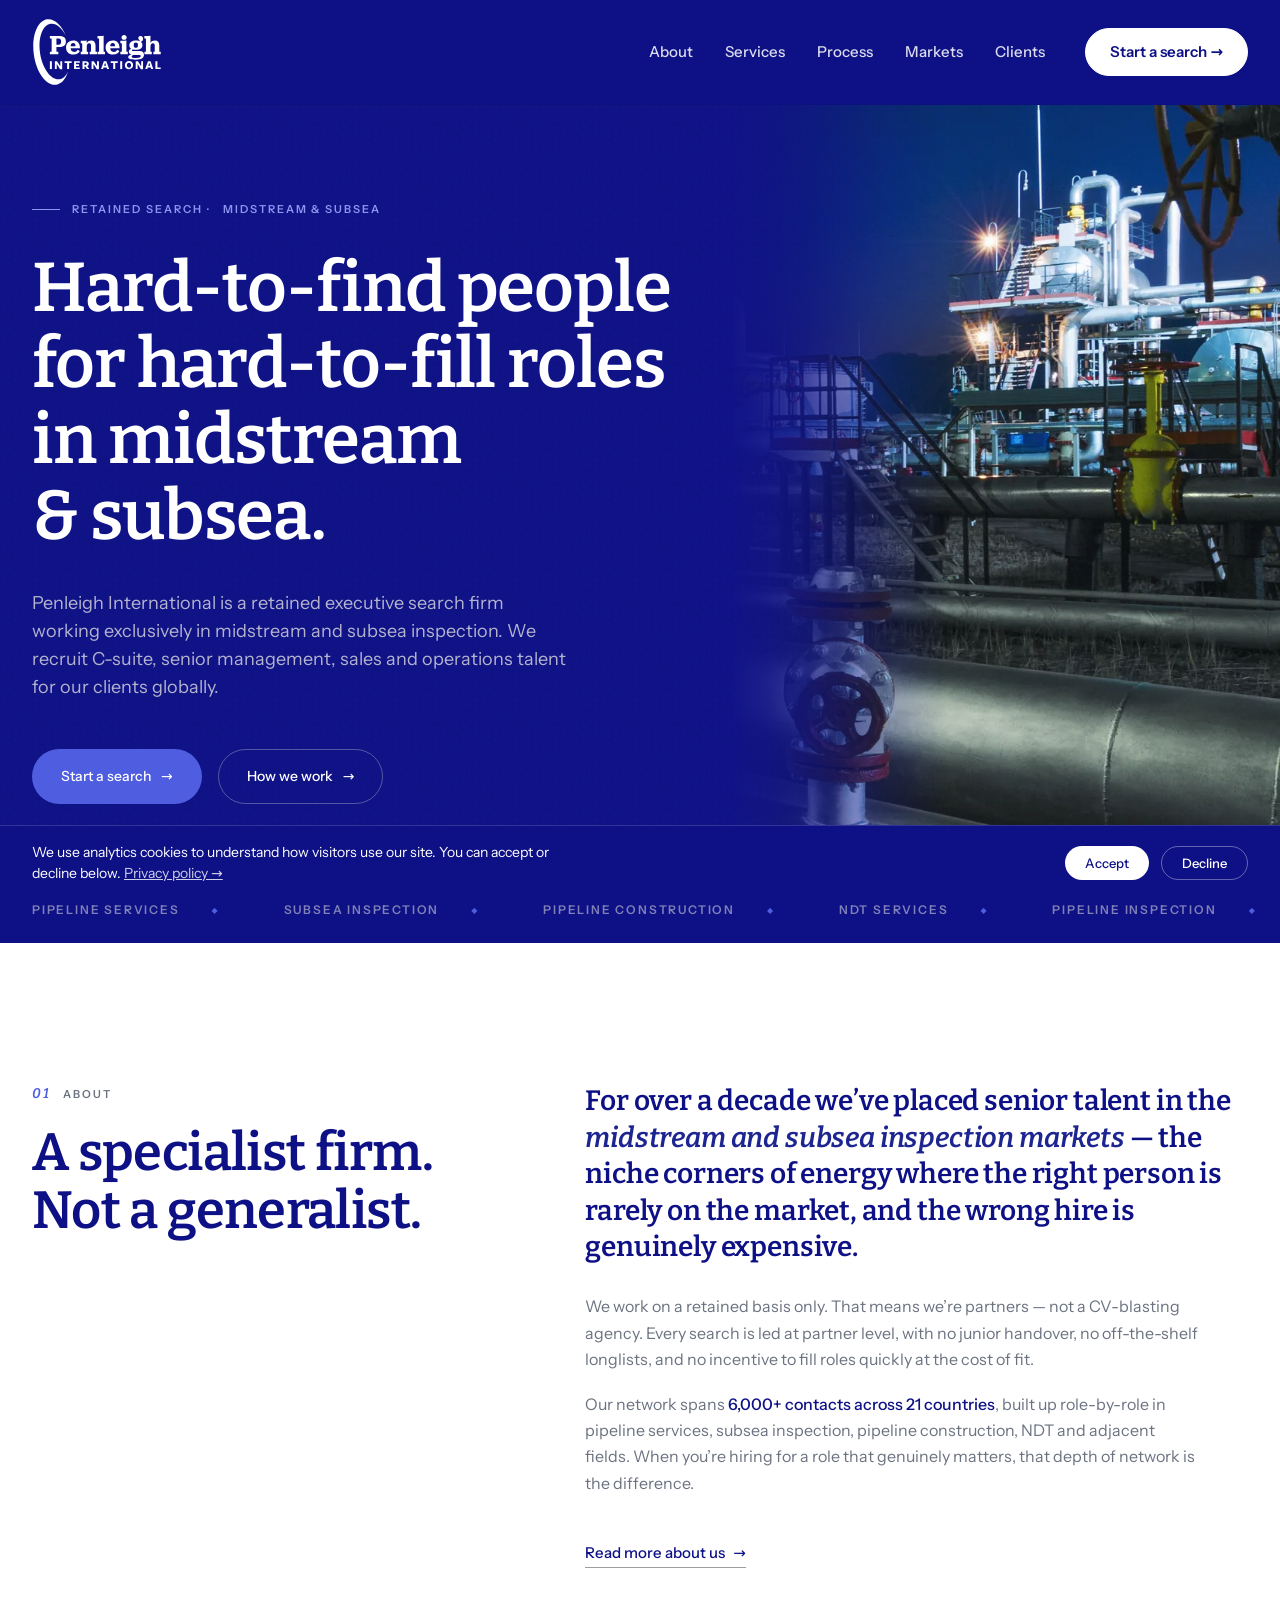
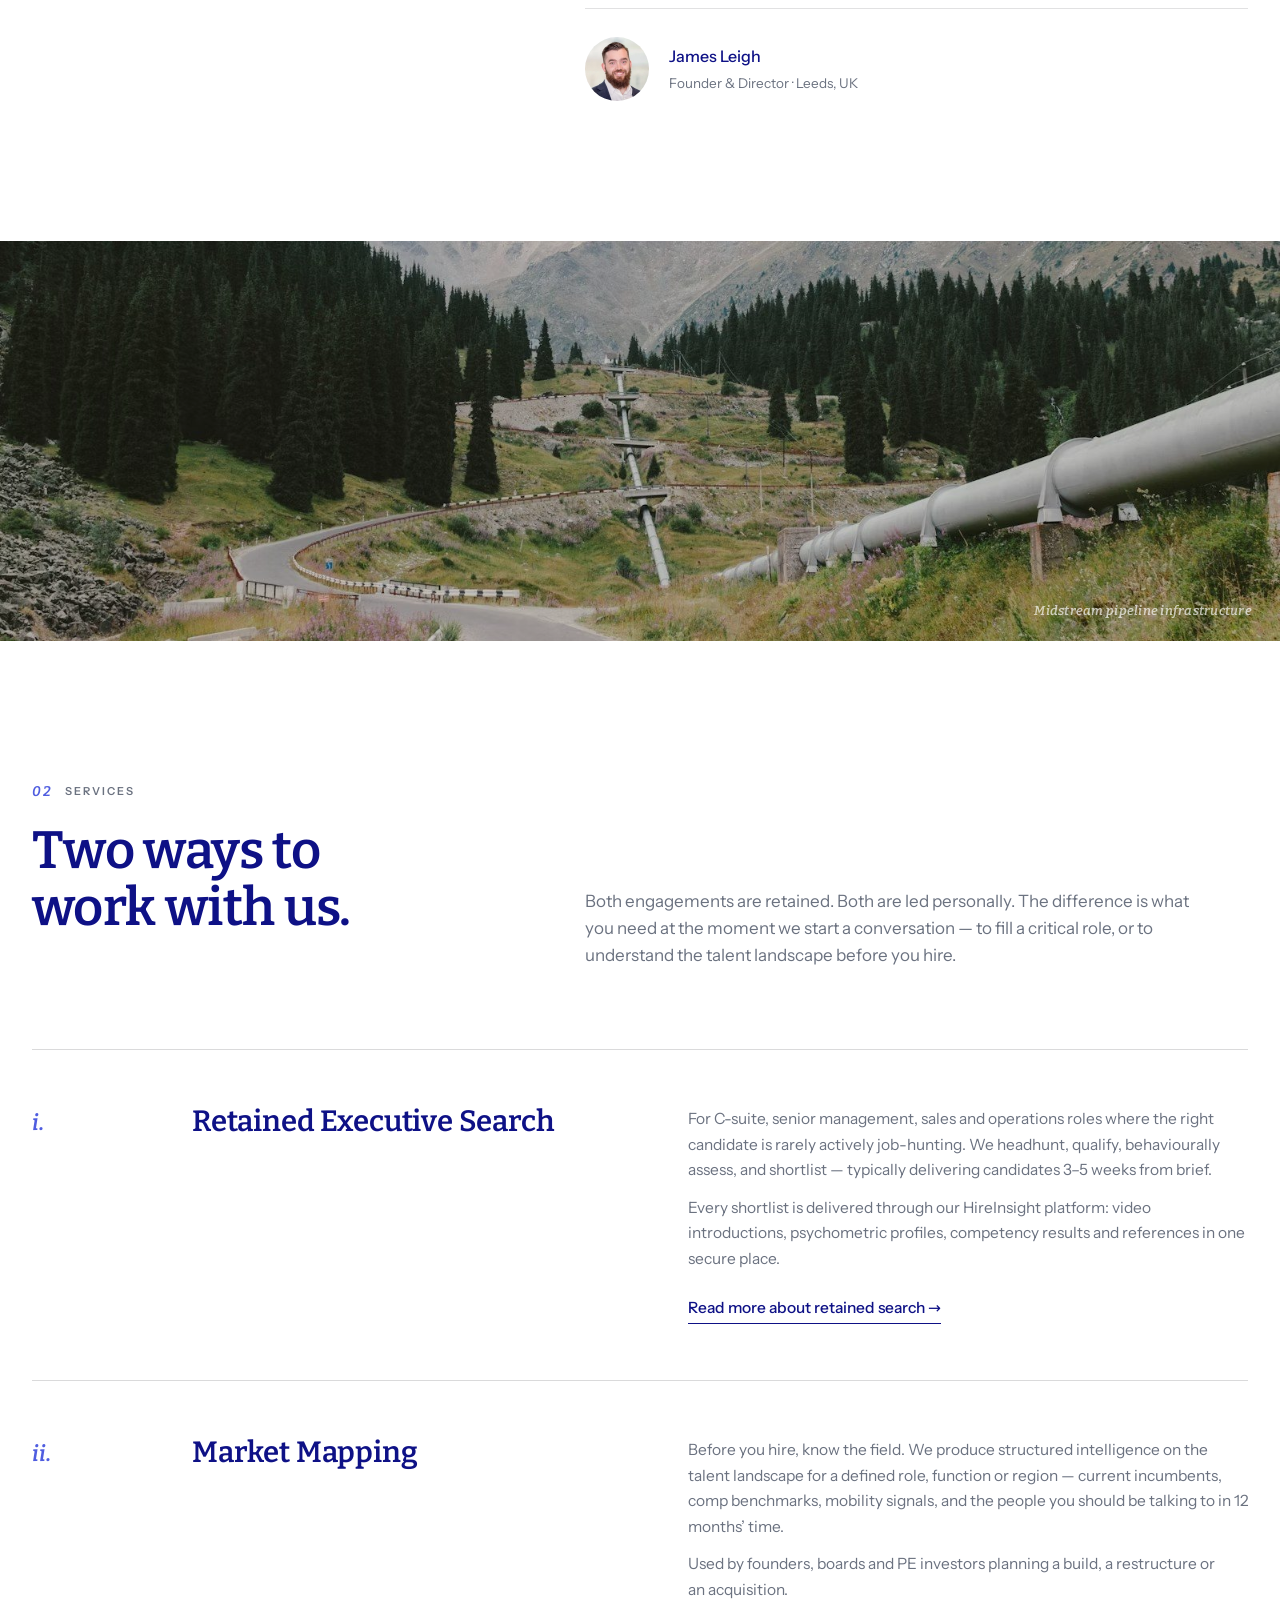
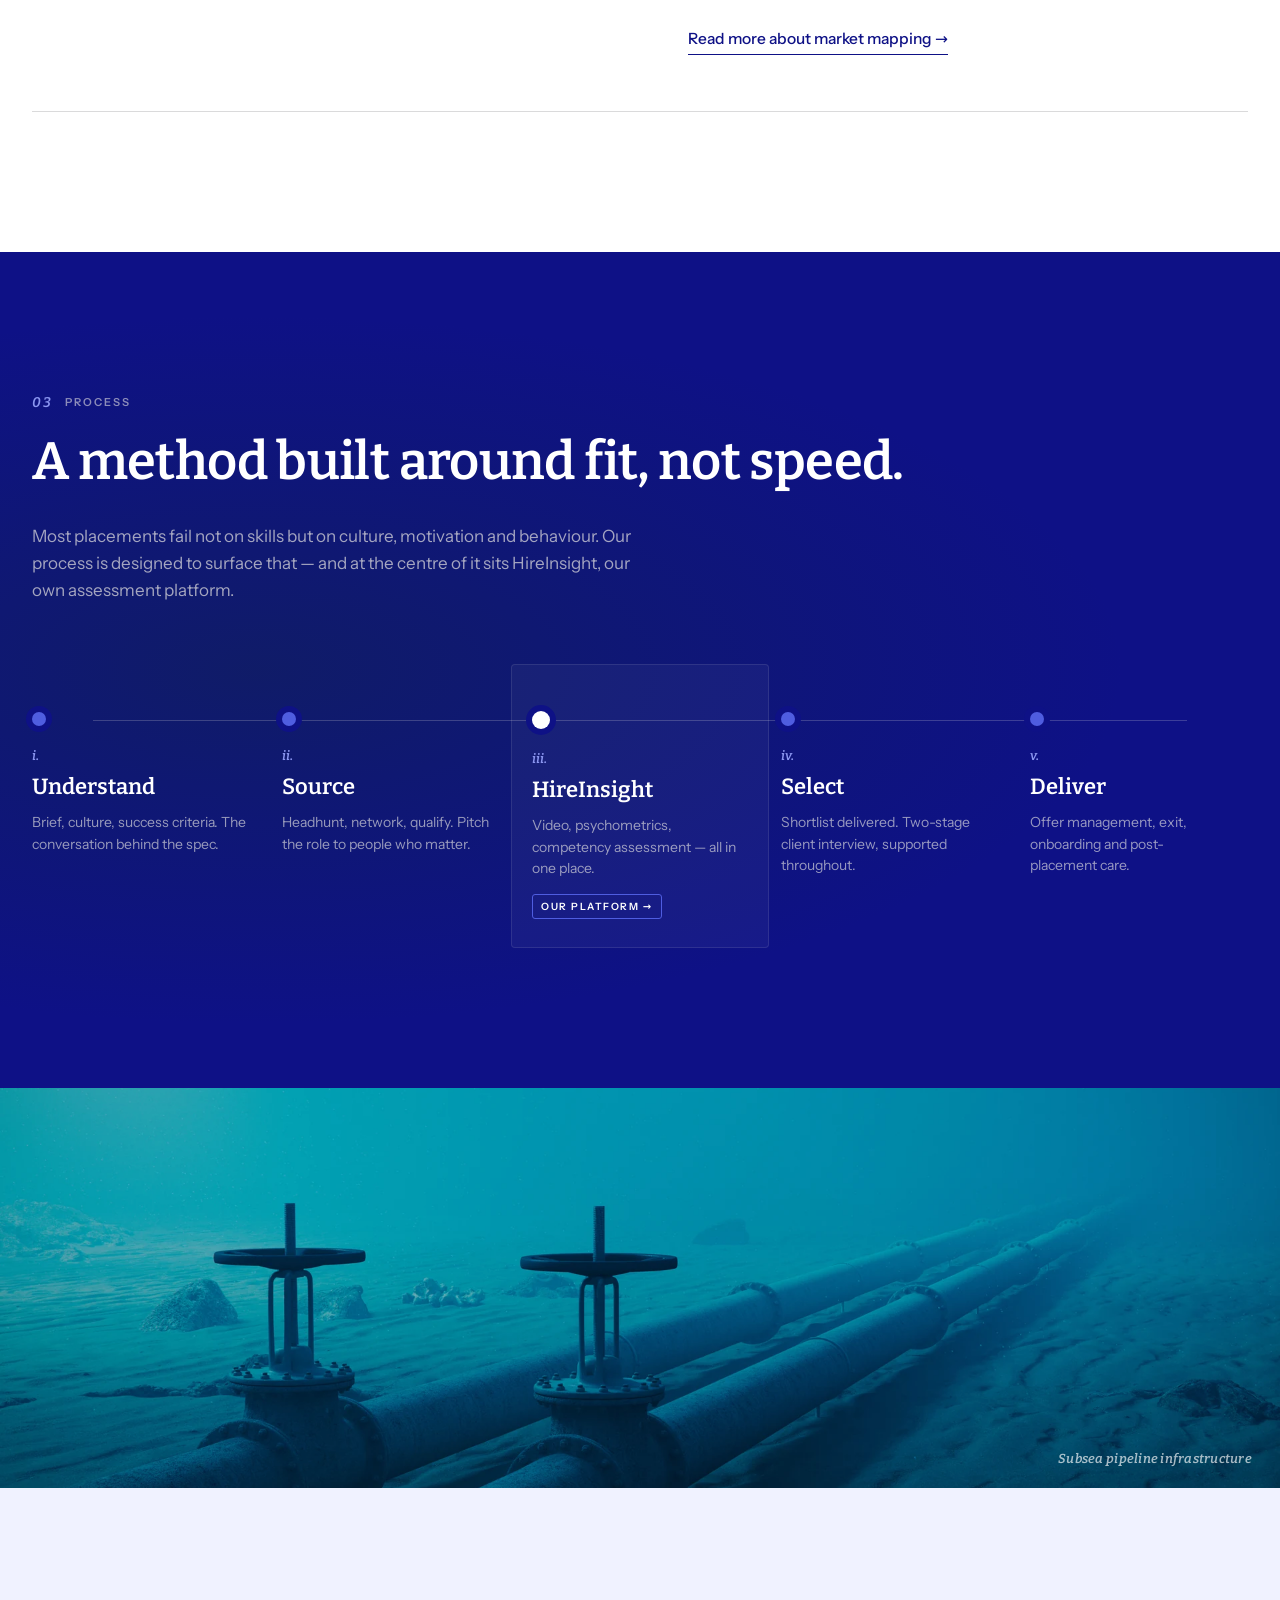
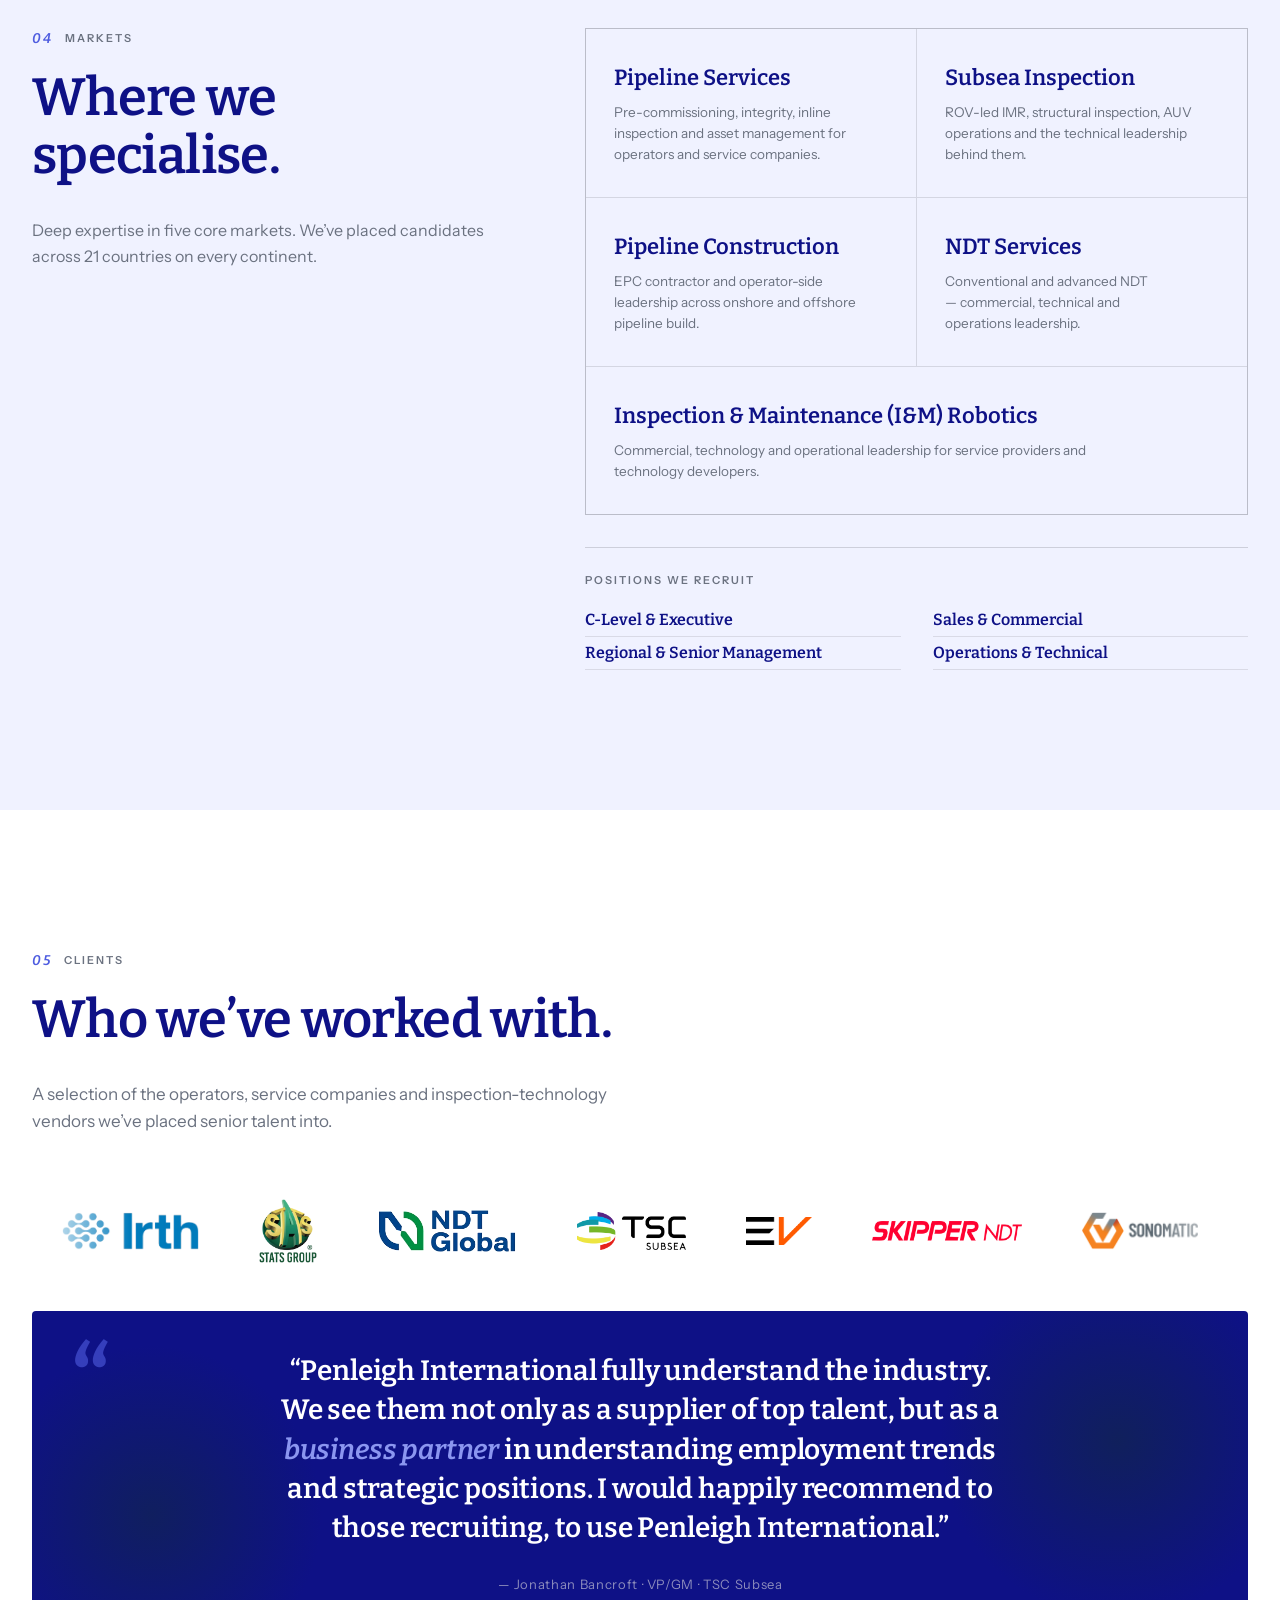
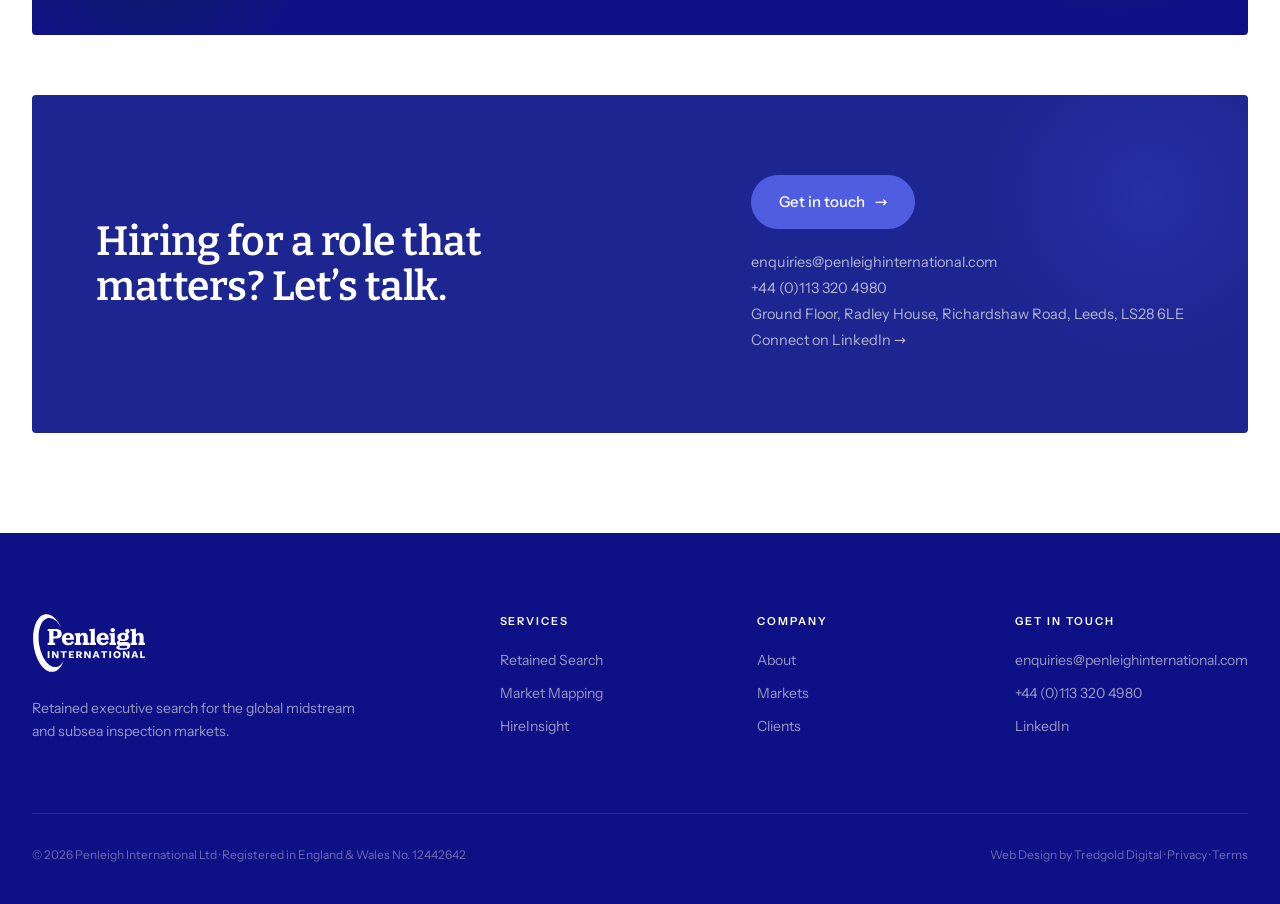
<file: index.html>
<!DOCTYPE html>
<html lang="en">
<head>
<meta charset="UTF-8" />
<meta name="viewport" content="width=device-width, initial-scale=1.0" />
<title>Penleigh International — Retained Search for Midstream &amp; Subsea</title>
<meta name="description" content="Penleigh International is a retained executive search firm for the global midstream and subsea industries. Hard-to-find people for hard-to-fill roles." />

<!-- Favicon -->
<link rel="icon" type="image/svg+xml" href="/assets/favicon.svg">
<link rel="icon" type="image/png" sizes="32x32" href="/assets/favicon-32.png">
<link rel="icon" href="/assets/favicon.ico">
<link rel="apple-touch-icon" sizes="180x180" href="/assets/apple-touch-icon.png">
<link rel="manifest" href="/site.webmanifest">
<meta name="theme-color" content="#0e1186">

<!-- Open Graph -->
<meta property="og:type" content="website">
<meta property="og:url" content="https://www.penleighinternational.com/">
<meta property="og:title" content="Penleigh International — Retained Search for Midstream &amp; Subsea">
<meta property="og:description" content="Hard-to-find people for hard-to-fill roles. Retained executive search for midstream and subsea, led at partner level.">
<meta property="og:image" content="https://www.penleighinternational.com/assets/og-image.png">
<meta property="og:image:width" content="1200">
<meta property="og:image:height" content="630">
<meta property="og:site_name" content="Penleigh International">

<!-- Twitter / X -->
<meta name="twitter:card" content="summary_large_image">
<meta name="twitter:title" content="Penleigh International — Retained Search for Midstream &amp; Subsea">
<meta name="twitter:description" content="Hard-to-find people for hard-to-fill roles. Retained executive search for midstream and subsea, led at partner level.">
<meta name="twitter:image" content="https://www.penleighinternational.com/assets/og-image.png">

<link rel="preload" href="/assets/fonts/bitter-latin-600-normal.woff2" as="font" type="font/woff2" crossorigin>
<link rel="preload" href="/assets/fonts/instrument-sans-latin-wght-normal.woff2" as="font" type="font/woff2" crossorigin>
<link rel="stylesheet" href="/assets/fonts/fonts.css">
<link rel="preload" href="/assets/hero-pipelines.webp" as="image" type="image/webp" fetchpriority="high">
<style>
  button, input, select, textarea { font-family: inherit; }
  h1, h2, h3, h4 { text-wrap: balance; }
  p { text-wrap: pretty; }
  .nobr { white-space: nowrap; }
  :root {
    --ink: #0e1186;           /* brand blue — replaces black */
    --paper: #ffffff;         /* clean white */
    --paper-warm: #f0f2ff;   /* very light blue tint — replaces cream */
    --navy: #1d2590;          /* brand blue mid */
    --navy-deep: #0e1186;     /* brand blue deep */
    --steel: #6b7280;         /* neutral grey for body text */
    --rule: #1d2590;
    --amber: #4f5de0;         /* light blue accent — replaces amber */
    --amber-soft: #8b96f0;
    --nav-h: 104px;           /* nav bar height (shrinks to 76px on scroll) */
    --nav-logo-h: 68px;
  }
  @media (max-width: 720px) { :root { --nav-h: 76px; --nav-logo-h: 50px; } }
  /* Keep in-page anchor targets clear of the fixed nav */
  [id] { scroll-margin-top: calc(var(--nav-h) + 24px); }
  * { box-sizing: border-box; margin: 0; padding: 0; }
  html { scroll-behavior: smooth; }
  body {
    font-family: var(--font-body);
    color: var(--ink);
    background: var(--paper);
    font-size: 16px;
    line-height: 1.5;
    -webkit-font-smoothing: antialiased;
    overflow-x: hidden;
  }
  a { color: inherit; text-decoration: none; }
  img { max-width: 100%; display: block; }
  .container { width: 100%; max-width: 1280px; margin: 0 auto; padding: 0 32px; }
  @media (max-width: 720px) { .container { padding: 0 20px; } }

  /* NAV */
  nav.top {
    position: fixed; top: 0; left: 0; right: 0; z-index: 100;
    padding: 0;
    background: var(--ink);
    backdrop-filter: blur(12px);
    -webkit-backdrop-filter: blur(12px);
    border-bottom: 1px solid rgba(10, 13, 16, 0.08);
  }
  nav.top .row { display: flex; align-items: center; justify-content: space-between; height: var(--nav-h); transition: height 0.3s ease; }
  .nav-logo { display: flex; align-items: center; gap: 12px; }
  .nav-logo img { height: var(--nav-logo-h); width: auto; transition: height 0.3s ease; }
  /* Compact state, toggled by the scroll listener in the nav script (desktop only) */
  @media (min-width: 721px) { nav.top.scrolled { --nav-h: 76px; --nav-logo-h: 46px; } }
  .nav-links { display: flex; gap: 32px; align-items: center; font-size: 15px; font-weight: 500; }
  .nav-links a:not(.nav-cta) {
    position: relative; padding: 6px 0;
    color: rgba(255,255,255,0.85); transition: color 0.2s;
  }
  /* Underline slides in on hover; stays on the current page's link */
  .nav-links a:not(.nav-cta)::after {
    content: ''; position: absolute; left: 0; right: 0; bottom: 0; height: 2px;
    background: var(--amber-soft); border-radius: 2px;
    transform: scaleX(0); transform-origin: left; transition: transform 0.25s ease;
  }
  .nav-links a:not(.nav-cta):hover, .nav-links a.active:not(.nav-cta) { color: var(--paper); }
  .nav-links a:not(.nav-cta):hover::after, .nav-links a.active:not(.nav-cta)::after { transform: scaleX(1); }
  /* Primary CTA: the only solid white shape in the bar */
  .nav-cta {
    margin-left: 8px;
    background: var(--paper); color: var(--ink);
    border: 1px solid var(--paper);
    padding: 12px 24px;
    border-radius: 999px;
    font-weight: 600;
    transition: background 0.2s, color 0.2s, border-color 0.2s, transform 0.2s;
  }
  .nav-cta:hover { background: var(--amber); border-color: var(--amber); color: var(--paper); transform: translateY(-1px); }
  .nav-hamburger { display: none; }
  @media (max-width: 720px) {
    .nav-links { display: none; }
    .nav-hamburger {
      display: flex; flex-direction: column; justify-content: center; gap: 5px;
      background: none; border: none; cursor: pointer; padding: 4px;
    }
    .nav-hamburger span {
      display: block; width: 22px; height: 2px;
      background: var(--paper); border-radius: 2px;
      transition: transform 0.2s, opacity 0.2s;
    }
    .nav-hamburger.open span:nth-child(1) { transform: translateY(7px) rotate(45deg); }
    .nav-hamburger.open span:nth-child(2) { opacity: 0; }
    .nav-hamburger.open span:nth-child(3) { transform: translateY(-7px) rotate(-45deg); }
    .nav-mobile-menu {
      display: none; flex-direction: column;
      position: fixed; top: var(--nav-h); left: 0; right: 0; bottom: 0; z-index: 99;
      background: var(--ink); border-top: 1px solid rgba(255,255,255,0.1);
      padding: 8px 24px 48px;
      overflow-y: auto;
      -webkit-overflow-scrolling: touch;
    }
    .nav-mobile-menu.open { display: flex; }
    .nav-mobile-menu a {
      color: var(--paper); opacity: 0.85; padding: 14px 0;
      font-size: 16px; font-weight: 500; text-decoration: none;
      border-bottom: 1px solid rgba(255,255,255,0.08);
      transition: opacity 0.2s;
    }
    .nav-mobile-menu a:last-child { border-bottom: none; margin-top: 20px; }
    .nav-mobile-menu a:hover { opacity: 1; }
    .nav-mobile-menu .nav-cta {
      display: block; text-align: center; opacity: 1;
      margin-left: 0;
      background: var(--paper); color: var(--ink);
      border: 1px solid var(--paper);
      padding: 14px 20px; font-weight: 600;
    }
    .nav-mobile-menu .nav-cta:hover { background: var(--amber); border-color: var(--amber); color: var(--paper); }
  }

  /* HERO
     Background photo: assets/hero-pipelines.webp
     To swap the image, just replace that file with the new one under the SAME name:
     WebP, max 2400px wide (aim for under ~300 KB). No CSS or HTML changes needed.
     The blue fade on the left comes from the gradient overlay below (.hero::before),
     not from the photo, so any photo blends into the brand blue without a hard edge. */
  .hero {
    background-color: var(--ink);
    background-image: url("/assets/hero-pipelines.webp");
    background-repeat: no-repeat;
    background-size: cover;
    background-position: right center;
    color: var(--paper);
    min-height: max(640px, 88vh);
    padding: calc(var(--nav-h) + 64px) 0 72px;
    position: relative;
    overflow: hidden;
    display: flex;
    align-items: center;
  }
  /* Brand-blue overlay: solid #0E1186 behind the hero text (the headline reaches ~56% across),
     then an eased fade to fully transparent by ~74%, so the photo never shows behind the text */
  .hero::before {
    content: '';
    position: absolute; inset: 0;
    background: linear-gradient(90deg,
      #0e1186 0%,
      #0e1186 57%,
      rgba(14,17,134,0.93) 60%,
      rgba(14,17,134,0.78) 63%,
      rgba(14,17,134,0.55) 66%,
      rgba(14,17,134,0.3) 69%,
      rgba(14,17,134,0.11) 72%,
      rgba(14,17,134,0) 74%);
    pointer-events: none;
  }
  @media (max-width: 1200px) {
    .hero::before {
      background: linear-gradient(90deg,
        #0e1186 0%,
        #0e1186 58.5%,
        rgba(14,17,134,0.92) 62%,
        rgba(14,17,134,0.72) 66%,
        rgba(14,17,134,0.45) 71%,
        rgba(14,17,134,0.18) 77%,
        rgba(14,17,134,0) 82%);
    }
  }
  .hero::after {
    content: '';
    position: absolute; inset: 0;
    background-image: url("data:image/svg+xml;utf8,<svg xmlns='http://www.w3.org/2000/svg' width='120' height='120' opacity='0.04'><filter id='n'><feTurbulence baseFrequency='0.85' numOctaves='2'/></filter><rect width='100%' height='100%' filter='url(%23n)'/></svg>");
    pointer-events: none;
  }
  .hero .container { position: relative; z-index: 2; }
  .hero-copy { max-width: min(700px, 54vw); }
  /* Stacked layout: text on solid blue, photo visible along the bottom under a heavier overlay */
  @media (max-width: 960px) {
    .hero {
      min-height: 0;
      align-items: flex-start;
      padding: calc(var(--nav-h) + 56px) 0 300px;
      background-size: auto 360px;
      background-position: right bottom;
    }
    .hero::before {
      background: linear-gradient(180deg,
        #0e1186 0%,
        #0e1186 calc(100% - 330px),
        rgba(14,17,134,0.8) calc(100% - 250px),
        rgba(14,17,134,0.6) calc(100% - 150px),
        rgba(14,17,134,0.5) 100%);
    }
    .hero-copy { max-width: 640px; }
  }
  @media (max-width: 720px) {
    .hero { padding-bottom: 300px; background-size: auto 320px; }
    .hero::before {
      background: linear-gradient(180deg,
        #0e1186 0%,
        #0e1186 calc(100% - 290px),
        rgba(14,17,134,0.8) calc(100% - 220px),
        rgba(14,17,134,0.6) calc(100% - 130px),
        rgba(14,17,134,0.5) 100%);
    }
  }
  .eyebrow {
    display: inline-flex;
    align-items: center;
    gap: 12px;
    font-size: 11px;
    font-weight: 600;
    letter-spacing: 0.18em;
    text-transform: uppercase;
    color: var(--amber-soft);
    margin-bottom: 32px;
  }
  .eyebrow::before { content: ''; width: 28px; height: 1px; background: var(--amber-soft); }
  /* Narrow screens: tighter so it fits on one line; normal text flow so any wrap breaks cleanly between phrases */
  @media (max-width: 720px) {
    .eyebrow { display: block; letter-spacing: 0.15em; }
    .eyebrow::before { display: inline-block; vertical-align: middle; width: 16px; margin-right: 10px; }
  }
  .hero h1 {
    font-family: var(--font-heading);
    font-weight: 600;
    font-size: clamp(36.5px, 5.4vw, 74.8px);
    line-height: 1.1;
    letter-spacing: -0.015em;
    margin-bottom: 36px;
  }
  .hero h1 em { font-style: italic; color: var(--amber-soft); }
  .hero p.lede { font-size: 18px; line-height: 1.55; max-width: 540px; color: rgba(244,241,234,0.72); margin-bottom: 48px; }
  .hero-actions { display: flex; gap: 16px; flex-wrap: wrap; }
  .btn {
    display: inline-flex; align-items: center; gap: 10px;
    padding: 16px 28px; border-radius: 999px; font-size: 14px; font-weight: 500;
    transition: all 0.2s; cursor: pointer; border: 1px solid transparent;
  }
  .btn-primary { background: var(--amber); color: var(--paper); }
  .btn-primary:hover { background: var(--amber-soft); transform: translateY(-1px); }
  .btn-ghost { border-color: rgba(244,241,234,0.3); color: var(--paper); }
  .btn-ghost:hover { border-color: var(--paper); }
  .btn .arrow { display: inline-block; transition: transform 0.2s; }
  .btn:hover .arrow { transform: translateX(3px); }

  /* STRIP */
  .strip { background: var(--ink); color: rgba(244,241,234,0.5); padding: 24px 0; border-top: 1px solid rgba(244,241,234,0.08); overflow: hidden; }
  .strip-inner {
    display: flex;
    /* No gap — spacing baked into each span so the seam is identical to mid-strip spacing */
    gap: 0;
    white-space: nowrap;
    font-size: 12px;
    letter-spacing: 0.15em;
    text-transform: uppercase;
    animation: scroll 40s linear infinite;
    /* Will-change helps GPU compositing for smooth loop */
    will-change: transform;
    font-weight: 600;
  }
  .strip-inner span {
    display: inline-flex;
    align-items: center;
    /* Equal padding on both sides — the gap between any two adjacent spans is always 64px */
    padding: 0 32px;
  }
  .strip-inner span::after { content: '◆'; color: var(--amber); font-size: 8px; margin-left: 32px; }
  @keyframes scroll { from { transform: translateX(0); } to { transform: translateX(-50%); } }

  /* SECTION DEFAULTS */
  section { padding: 140px 0; }
  @media (max-width: 720px) { section { padding: 80px 0; } }
  .section-eyebrow {
    font-size: 11px; font-weight: 600; letter-spacing: 0.18em; text-transform: uppercase;
    color: var(--steel); margin-bottom: 20px; display: flex; align-items: center; gap: 12px;
  }
  .section-eyebrow .num { font-family: var(--font-heading); font-style: italic; font-size: 14px; color: var(--amber); font-weight: 600; }
  .section-title {
    font-family: var(--font-heading); font-weight: 600;
    font-size: clamp(31.3px, 4.1vw, 55.2px); line-height: 1.1;
    letter-spacing: -0.012em; margin-bottom: 32px; max-width: 880px;
  }
  .section-title em { font-style: italic; color: var(--navy); }

  /* ABOUT */
  .about { background: var(--paper); }
  .about-grid { display: grid; grid-template-columns: 5fr 7fr; gap: 80px; align-items: start; }
  @media (max-width: 960px) { .about-grid { grid-template-columns: 1fr; gap: 40px; } }
  .about-lede { font-family: var(--font-heading); font-size: 28px; line-height: 1.3; font-weight: 600; margin-bottom: 28px; letter-spacing: -0.006em; }
  @media (max-width: 720px) { .about-lede { font-size: 22px; line-height: 1.35; } }
  .about-lede em { color: var(--navy); font-style: italic; }
  .about-body p { color: var(--steel); margin-bottom: 18px; font-size: 16px; line-height: 1.65; max-width: 56ch; }
  .about-body p strong { color: var(--ink); font-weight: 500; }
  .about-read-more {
    display: inline-flex; align-items: center; gap: 8px;
    margin-top: 28px; color: var(--ink); font-weight: 500; font-size: 15px;
    border-bottom: 1px solid rgba(10,13,16,0.4); padding-bottom: 2px;
    transition: gap 0.2s, border-color 0.2s;
  }
  .about-read-more:hover { border-color: var(--ink); gap: 12px; }
  .signature { display: flex; align-items: center; gap: 20px; margin-top: 40px; padding-top: 28px; border-top: 1px solid rgba(10,13,16,0.12); }
  .signature-photo { width: 64px; height: 64px; border-radius: 50%; flex-shrink: 0; background-size: cover; background-position: center; background-color: var(--ink); }
  .signature-text strong { display: block; font-weight: 500; font-size: 16px; margin-bottom: 2px; }
  .signature-text span { font-size: 13.5px; color: var(--steel); }

  /* EDITORIAL IMAGE PANELS */
  .image-panel { width: 100%; overflow: hidden; position: relative; height: 400px; }
  @media (max-width: 720px) { .image-panel { height: 220px; } }
  .image-panel img { width: 100%; height: 100%; object-fit: cover; object-position: center; display: block; filter: brightness(0.82); /* per-image overrides via style attr */ }
  .image-panel-caption { position: absolute; bottom: 20px; right: 28px; font-family: var(--font-heading); font-style: italic; font-size: 13px; color: rgba(255,255,255,0.65); letter-spacing: 0.02em; font-weight: 600; }

  /* SERVICES */
  .services { background: var(--paper); }
  .services-head { display: grid; grid-template-columns: 5fr 7fr; gap: 80px; margin-bottom: 80px; align-items: end; }
  @media (max-width: 960px) { .services-head { grid-template-columns: 1fr; gap: 24px; } }
  .services-head p { color: var(--steel); font-size: 17px; line-height: 1.6; max-width: 56ch; }
  .service-row {
    display: grid; grid-template-columns: 1fr 4fr 5fr; gap: 48px;
    padding: 56px 0; border-top: 1px solid rgba(10,13,16,0.15); align-items: start; transition: all 0.3s;
  }
  .service-row:last-child { border-bottom: 1px solid rgba(10,13,16,0.15); }
  .service-row:hover { padding-left: 16px; }
  @media (max-width: 960px) { .service-row { grid-template-columns: 1fr; gap: 16px; padding: 40px 0; } .service-row:hover { padding-left: 0; } }
  .service-num { font-family: var(--font-heading); font-style: italic; font-weight: 600; font-size: 22px; color: var(--amber); }
  .service-name { font-family: var(--font-heading); font-weight: 600; font-size: 29.4px; line-height: 1.1; letter-spacing: -0.006em; }
  .service-desc { color: var(--steel); font-size: 15.5px; line-height: 1.65; }
  .service-desc p { margin-bottom: 12px; }
  .service-desc a { display: inline-flex; align-items: center; gap: 8px; color: var(--ink); font-weight: 500; margin-top: 12px; border-bottom: 1px solid var(--ink); padding-bottom: 2px; }

  /* PROCESS */
  .process { background: var(--ink); color: var(--paper); position: relative; overflow: hidden; }
  .process::before { content: ''; position: absolute; inset: 0; background-image: radial-gradient(ellipse at 20% 50%, rgba(17,38,74,0.5), transparent 60%); pointer-events: none; }
  .process .container { position: relative; z-index: 2; }
  .process .section-eyebrow { color: rgba(244,241,234,0.55); }
  .process .section-eyebrow .num { color: var(--amber-soft); }
  .process .section-title { color: var(--paper); }
  .process .section-title em { color: var(--amber-soft); }
  .process-intro { color: rgba(244,241,234,0.65); max-width: 56ch; margin-bottom: 80px; font-size: 17px; line-height: 1.6; }
  .steps { display: grid; grid-template-columns: repeat(5, 1fr); gap: 32px; position: relative; }
  .steps::before { content: ''; position: absolute; top: 36px; left: 5%; right: 5%; height: 1px; background: rgba(244,241,234,0.2); z-index: 0; }
  @media (max-width: 960px) { .steps { grid-template-columns: 1fr; gap: 24px; } .steps::before { display: none; } }
  .step { position: relative; z-index: 1; }
  .step-dot { width: 14px; height: 14px; border-radius: 50%; background: var(--amber); margin-bottom: 20px; margin-top: 28px; box-shadow: 0 0 0 6px var(--ink); }
  .step-num { font-family: var(--font-heading); font-style: italic; font-size: 13px; color: var(--amber-soft); margin-bottom: 8px; font-weight: 600; }
  .step-title { font-family: var(--font-heading); font-weight: 600; font-size: 22px; line-height: 1.2; margin-bottom: 12px; }
  .step-desc { font-size: 14px; line-height: 1.55; color: rgba(244,241,234,0.6); }
  .step-highlight .step-dot { background: var(--paper); width: 18px; height: 18px; margin-top: 26px; }
  .step-highlight { background: rgba(244,241,234,0.04); padding: 20px 20px 28px; margin: -20px -20px 0; border-radius: 4px; border: 1px solid rgba(244,241,234,0.1); }
  .hire-insight-tag {
  display: inline-block; font-size: 10px; letter-spacing: 0.15em; text-transform: uppercase;
  color: var(--paper); margin-top: 14px; padding: 4px 8px; border: 1px solid var(--amber); border-radius: 3px; transition: all 0.2s;
    font-weight: 600;
  }
  .hire-insight-tag:hover { background: var(--amber); color: var(--ink); }

  /* MARKETS */
  .markets { background: var(--paper-warm); }
  .markets-grid { display: grid; grid-template-columns: 5fr 7fr; gap: 80px; align-items: start; }
  .markets-grid > * { min-width: 0; }
  @media (max-width: 960px) { .markets-grid { grid-template-columns: 1fr; gap: 40px; } }
  .markets-list { display: grid; grid-template-columns: 1fr 1fr; gap: 1px; background: rgba(10,13,16,0.12); border: 1px solid rgba(10,13,16,0.12); }
  .market-item { background: var(--paper-warm); padding: 32px 28px; }
  .market-item h4 { font-family: var(--font-heading); font-weight: 600; font-size: 22px; margin-bottom: 8px; }
  .market-item p { font-size: 13.5px; line-height: 1.55; color: var(--steel); }
  @media (max-width: 480px) { .market-item { padding: 24px 16px; } .market-item h4 { font-size: 18px; } }
  .market-item.future { background: transparent; border: 1px dashed rgba(10,13,16,0.25); }
  .market-item.future h4 { color: var(--steel); font-style: italic; }
  .roles-list { margin-top: 32px; padding-top: 24px; border-top: 1px solid rgba(10,13,16,0.15); }
  .roles-list h5 { font-size: 11px; letter-spacing: 0.18em; text-transform: uppercase; color: var(--steel); margin-bottom: 16px; font-weight: 600; }
  .roles-list ul { list-style: none; columns: 2; column-gap: 32px; }
  .roles-list li { font-family: var(--font-heading); font-size: 16px; line-height: 2; border-bottom: 1px solid rgba(10,13,16,0.1); padding-right: 12px; font-weight: 600; }

  /* CLIENTS */
  .clients { background: var(--paper); }
  .clients-head { text-align: left; margin-bottom: 64px; }
  .clients-head p { color: var(--steel); max-width: 56ch; font-size: 17px; line-height: 1.6; }
  .clients { background: var(--paper); padding-bottom: 60px !important; }

  /* Logo scrolling strip — mirrors the text strip above the fold */
  .logo-strip-wrap {
    overflow: hidden;
    margin-bottom: 48px;
    background: var(--paper);
    /* Fade edges so the scroll feels infinite */
    -webkit-mask-image: linear-gradient(to right, transparent 0%, black 8%, black 92%, transparent 100%);
    mask-image: linear-gradient(to right, transparent 0%, black 8%, black 92%, transparent 100%);
  }
  .logo-strip {
    display: flex;
    gap: 0;
    white-space: nowrap;
    animation: logo-scroll 35s linear infinite;
    will-change: transform;
    align-items: center;
    width: max-content;
  }
  /* Pause on hover — gives clients a chance to read each logo */
  .logo-strip-wrap:hover .logo-strip { animation-play-state: paused; }
  @keyframes logo-scroll {
    from { transform: translateX(0); }
    to   { transform: translateX(-50%); }
  }
  .logo-strip-item {
    display: inline-flex;
    align-items: center;
    justify-content: center;
    flex-shrink: 0;
    padding: 0 30px;
  }

  /* Every logo sits in a shared 140x38 box; per-logo overrides below even out optical weight */
  .logo-strip-item img {
    height: 38px;
    width: auto;
    max-width: 140px;
    object-fit: contain;
    mix-blend-mode: multiply;
    display: block;
  }

  .logo-strip-item img[src*="stats.png"] { height: 64px; }
  .logo-strip-item img[src*="ndt.png"] { height: 52px; }
  .logo-strip-item img[src*="evcam"] { height: 28px; }
  .logo-strip-item img[src*="skipper-ndt"] { max-width: 150px; }
  .logo-strip-item img[src*="rosen"] { max-width: 118px; }
  .logo-strip-item img[src*="halliburton"] { max-width: 160px; }

  /* Testimonial — navy atmospheric bleeds only, one each side */
  .testimonial-block {
    background: var(--ink);
    color: var(--paper);
    padding: 40px 80px;
    border-radius: 4px;
    position: relative;
    overflow: hidden;
  }
  /* Navy bleed top-right */
  .testimonial-block::before {
    content: '';
    position: absolute; top: -80px; right: -80px;
    width: 420px; height: 420px;
    border-radius: 50%;
    background: radial-gradient(circle, rgba(17,38,74,0.7), transparent 60%);
    pointer-events: none;
  }
  /* Navy bleed bottom-left */
  .testimonial-block::after {
    content: '';
    position: absolute; bottom: -80px; left: -80px;
    width: 400px; height: 400px;
    border-radius: 50%;
    background: radial-gradient(circle, rgba(17,38,74,0.65), transparent 60%);
    pointer-events: none;
  }
  @media (max-width: 720px) { .testimonial-block { padding: 52px 28px 48px; } }
  .testimonial-block .quote-mark {
    position: absolute; top: 24px; left: 40px;
    font-family: var(--font-heading); font-size: 100px; line-height: 1;
    color: var(--amber); opacity: 0.6;
    z-index: 1;
    font-weight: 600;
  }
  @media (max-width: 720px) { .testimonial-block .quote-mark { font-size: 64px; left: 24px; top: 16px; } }
  .testimonial-block blockquote {
    font-family: var(--font-heading); font-weight: 600;
    font-size: clamp(18px, 2.2vw, 28px); line-height: 1.4;
    letter-spacing: -0.006em; max-width: 720px;
    margin: 0 auto; text-align: center; position: relative; z-index: 2;
  }
  .testimonial-block blockquote em { font-style: italic; color: var(--amber-soft); }
  .testimonial-cite { margin-top: 28px; text-align: center; font-size: 13px; color: rgba(244,241,234,0.55); letter-spacing: 0.05em; position: relative; z-index: 2; }

  /* CTA — tight to testimonial */
  .cta { background: var(--paper); padding: 0px 0 100px; }
  @media (max-width: 720px) { .cta { padding: 32px 0 72px; } }
  .cta-card {
    background: var(--navy); color: var(--paper);
    padding: 80px 64px; border-radius: 4px;
    display: grid; grid-template-columns: 7fr 5fr; gap: 48px;
    align-items: center; position: relative; overflow: hidden;
  }
  .cta-card::before {
    content: ''; position: absolute; top: -100px; right: -100px;
    width: 400px; height: 400px; border-radius: 50%;
    background: radial-gradient(circle, rgba(60,72,210,0.3), transparent 60%);
    pointer-events: none;
  }
  @media (max-width: 960px) { .cta-card { grid-template-columns: 1fr; padding: 56px 40px; gap: 32px; } }
  @media (max-width: 720px) { .cta-card { padding: 44px 28px; gap: 28px; } }
  .cta-card h2 {
    font-family: var(--font-heading); font-weight: 600;
    font-size: clamp(29.4px, 3.2vw, 44.2px); line-height: 1.1;
    letter-spacing: -0.012em; position: relative; z-index: 1;
  }
  .cta-card h2 em { color: var(--amber-soft); font-style: italic; }
  .cta-card-right { display: flex; flex-direction: column; gap: 20px; position: relative; z-index: 1; }
  /* CTA button — full width on mobile, auto on desktop */
  .cta-btn {
    display: inline-flex; align-items: center; justify-content: center; gap: 10px;
    padding: 16px 28px; border-radius: 999px; font-size: 15px; font-weight: 500;
    background: var(--amber); color: var(--paper); border: none; transition: all 0.2s;
    align-self: flex-start;
  }
  .cta-btn:hover { background: var(--amber-soft); transform: translateY(-1px); }
  @media (max-width: 720px) { .cta-btn { align-self: stretch; } }
  .cta-btn .arrow { transition: transform 0.2s; }
  .cta-btn:hover .arrow { transform: translateX(3px); }
  .cta-meta { color: rgba(244,241,234,0.7); font-size: 14.5px; line-height: 1.8; }
  .cta-meta a:hover { color: var(--amber-soft); }

  /* FOOTER */
  footer { background: var(--ink); color: rgba(244,241,234,0.6); padding: 80px 0 40px; }
  .footer-grid { display: grid; grid-template-columns: 2fr 1fr 1fr 1fr; gap: 48px; margin-bottom: 64px; }
  @media (max-width: 960px) { .footer-grid { grid-template-columns: 1fr 1fr; gap: 36px; } }
  @media (max-width: 540px) { .footer-grid { grid-template-columns: 1fr; gap: 28px; } }
  .footer-brand img { height: 60px; width: auto; margin-bottom: 24px; }
  .footer-brand p { font-size: 14px; line-height: 1.6; max-width: 38ch; }
  .footer-col h6 { font-size: 11px; letter-spacing: 0.18em; text-transform: uppercase; color: var(--paper); margin-bottom: 20px; font-weight: 600; }
  .footer-col ul { list-style: none; }
  .footer-col li { margin-bottom: 12px; font-size: 14px; }
  .footer-col a:hover { color: var(--paper); }
  .footer-bottom {
    border-top: 1px solid rgba(244,241,234,0.1); padding-top: 32px;
    display: flex; justify-content: space-between; flex-wrap: wrap;
    gap: 12px; font-size: 12px; color: rgba(244,241,234,0.4);
  }
  .footer-bottom a:hover { color: var(--paper); }

  /* REVEAL */
  .reveal { opacity: 0; transform: translateY(20px); transition: opacity 0.8s ease, transform 0.8s ease; }
  .reveal.in { opacity: 1; transform: translateY(0); }

  /* COOKIE BANNER */
  .cookie-banner {
    position: fixed; bottom: 0; left: 0; right: 0; z-index: 1000;
    background: var(--ink); color: var(--paper);
    padding: 16px 32px; display: flex; align-items: center;
    justify-content: space-between; gap: 24px;
    border-top: 1px solid rgba(255,255,255,0.15);
    font-size: 14px; line-height: 1.5;
  }
  .cookie-banner.hidden { display: none; }
  .cookie-banner p { max-width: 60ch; }
  .cookie-banner a { text-decoration: underline; opacity: 0.8; }
  .cookie-banner a:hover { opacity: 1; }
  .cookie-actions { display: flex; gap: 12px; flex-shrink: 0; }
  .cookie-btn {
    padding: 8px 20px; border-radius: 999px; font-size: 13px; font-weight: 500;
    cursor: pointer; transition: all 0.2s; font-family: var(--font-body);
  }
  .cookie-btn-accept { background: var(--paper); color: var(--ink); border: none; }
  .cookie-btn-accept:hover { opacity: 0.9; }
  .cookie-btn-decline { background: transparent; color: var(--paper); border: 1px solid rgba(255,255,255,0.35); }
  .cookie-btn-decline:hover { border-color: var(--paper); }
  @media (max-width: 720px) {
    .cookie-banner { flex-direction: column; align-items: flex-start; padding: 20px; gap: 16px; }
  }
</style>
<script type="application/ld+json">
  {
    "@context": "https://schema.org",
    "@graph": [
      {
        "@type": "Organization",
        "@id": "https://www.penleighinternational.com/#organization",
        "name": "Penleigh International",
        "url": "https://www.penleighinternational.com",
        "logo": {
          "@type": "ImageObject",
          "url": "https://www.penleighinternational.com/assets/brand/penleigh-primary-blue.svg"
        },
        "description": "Retained executive search firm specialising in the global midstream and subsea inspection markets.",
        "foundingDate": "2020",
        "numberOfEmployees": {
          "@type": "QuantitativeValue",
          "minValue": 1,
          "maxValue": 10
        },
        "address": {
          "@type": "PostalAddress",
          "streetAddress": "Ground Floor, Radley House, Richardshaw Road",
          "addressLocality": "Leeds",
          "postalCode": "LS28 6LE",
          "addressCountry": "GB"
        },
        "contactPoint": {
          "@type": "ContactPoint",
          "telephone": "+44-113-320-4980",
          "email": "enquiries@penleighinternational.com",
          "contactType": "customer service"
        },
        "sameAs": [
          "https://uk.linkedin.com/company/penleighinternational"
        ],
        "areaServed": "Worldwide",
        "knowsAbout": [
          "Executive Search",
          "Pipeline Services Recruitment",
          "Subsea Inspection Recruitment",
          "Pipeline Construction Recruitment",
          "NDT Services Recruitment",
          "Market Mapping"
        ]
      },
      {
        "@type": "WebSite",
        "@id": "https://www.penleighinternational.com/#website",
        "url": "https://www.penleighinternational.com",
        "name": "Penleigh International",
        "publisher": {
          "@id": "https://www.penleighinternational.com/#organization"
        }
      },
      {
        "@type": "LocalBusiness",
        "@id": "https://www.penleighinternational.com/#localbusiness",
        "name": "Penleigh International",
        "url": "https://www.penleighinternational.com",
        "telephone": "+44-113-320-4980",
        "email": "enquiries@penleighinternational.com",
        "address": {
          "@type": "PostalAddress",
          "streetAddress": "Ground Floor, Radley House, Richardshaw Road",
          "addressLocality": "Leeds",
          "postalCode": "LS28 6LE",
          "addressCountry": "GB"
        },
        "geo": {
          "@type": "GeoCoordinates",
          "latitude": 53.8037,
          "longitude": -1.6569
        },
        "image": "https://www.penleighinternational.com/assets/og-image.png",
        "priceRange": "££££"
      }
    ]
  }
  </script>
</head>
<body>

<nav class="top">
  <div class="container row">
    <a href="#top" class="nav-logo">
      <img src="/assets/brand/penleigh-primary-white.svg" alt="Penleigh International" />
    </a>
    <div class="nav-links">
      <a href="about.html">About</a>
      <a href="#services">Services</a>
      <a href="#process">Process</a>
      <a href="#markets">Markets</a>
      <a href="#clients">Clients</a>
      <a href="contact.html" class="nav-cta">Start a search →</a>
    </div>
    <button class="nav-hamburger" aria-label="Open menu" aria-expanded="false">
      <span></span><span></span><span></span>
    </button>
  </div>
</nav>
<div class="nav-mobile-menu" aria-hidden="true">
  <a href="about.html">About</a>
  <a href="#services">Services</a>
  <a href="#process">Process</a>
  <a href="#markets">Markets</a>
  <a href="#clients">Clients</a>
  <a href="contact.html" class="nav-cta">Start a search →</a>
</div>

<!-- HERO -->
<section class="hero" id="top">
  <div class="container">
    <div class="hero-copy">
      <span class="eyebrow">Retained Search · <span class="nobr">Midstream &amp; Subsea</span></span>
      <h1><span class="nobr">Hard-to-find</span> people for <span class="nobr">hard-to-fill</span> roles in midstream &amp; subsea.</h1>
      <p class="lede">Penleigh International is a retained executive search firm working exclusively in midstream and subsea inspection. We recruit C-suite, senior management, sales and operations talent for our clients globally.</p>
      <div class="hero-actions">
        <a href="contact.html" class="btn btn-primary">Start a search <span class="arrow">→</span></a>
        <a href="#process" class="btn btn-ghost">How we work <span class="arrow">→</span></a>
      </div>
    </div>
  </div>
</section>

<!-- SCROLLING STRIP -->
<div class="strip">
  <div class="strip-inner">
    <span>Pipeline Services</span>
    <span>Subsea Inspection</span>
    <span>Pipeline Construction</span>
    <span>NDT Services</span>
    <span>Pipeline Inspection</span>
    <span>Robotics &amp; Inspection</span>
    <span>Pipeline Services</span>
    <span>Subsea Inspection</span>
    <span>Pipeline Construction</span>
    <span>NDT Services</span>
    <span>Robotics &amp; Inspection</span>
    <span>Pipeline Services</span>
    <span>Subsea Inspection</span>
    <span>Pipeline Construction</span>
    <span>NDT Services</span>
    <span>Pipeline Inspection</span>
    <span>Robotics &amp; Inspection</span>
    <span>Pipeline Services</span>
    <span>Subsea Inspection</span>
    <span>Pipeline Construction</span>
    <span>NDT Services</span>
    <span>Robotics &amp; Inspection</span>
  </div>
</div>

<!-- ABOUT -->
<section class="about" id="about">
  <div class="container">
    <div class="about-grid">
      <div>
        <div class="section-eyebrow"><span class="num">01</span> About</div>
        <h2 class="section-title">A specialist firm. Not a generalist.</h2>
      </div>
      <div>
        <p class="about-lede">For over a decade we&rsquo;ve placed senior talent in the <em>midstream and subsea inspection markets</em> — the niche corners of energy where the right person is rarely on the market, and the wrong hire is <span class="nobr">genuinely expensive.</span></p>
        <div class="about-body">
          <p>We work on a retained basis only. That means we&rsquo;re partners — not a CV-blasting agency. Every search is led at partner level, with no junior handover, no off-the-shelf longlists, and no incentive to fill roles quickly at the cost of fit.</p>
          <p>Our network spans <strong>6,000+ contacts across 21 countries</strong>, built up role-by-role in pipeline services, subsea inspection, pipeline construction, NDT and adjacent fields. When you&rsquo;re hiring for a role that genuinely matters, that depth of network is the difference.</p>
        </div>
        <a href="about.html" class="about-read-more">Read more about us <span>→</span></a>
        <div class="signature">
          <div class="signature-photo" style="background-image: url('/assets/james-256.webp');"></div>
          <div class="signature-text">
            <strong>James Leigh</strong>
            <span>Founder &amp; Director · Leeds, UK</span>
          </div>
        </div>
      </div>
    </div>
  </div>
</section>

<!-- EDITORIAL IMAGE: Pipeline -->
<div class="image-panel">
  <img
    src="assets/pipeline-infrastructure.jpg"
    alt="Midstream pipeline infrastructure, Kazakhstan"
    loading="lazy"
    style="object-position: center 85%;"
  />
  <span class="image-panel-caption">Midstream pipeline infrastructure</span>
</div>

<!-- SERVICES -->
<section class="services" id="services">
  <div class="container">
    <div class="services-head">
      <div>
        <div class="section-eyebrow"><span class="num">02</span> Services</div>
        <h2 class="section-title">Two ways to work with us.</h2>
      </div>
      <p>Both engagements are retained. Both are led personally. The difference is what you need at the moment we start a conversation — to fill a critical role, or to understand the talent landscape before you hire.</p>
    </div>

    <div class="service-row">
      <div class="service-num">i.</div>
      <div>
        <h3 class="service-name">Retained Executive Search</h3>
      </div>
      <div class="service-desc">
        <p>For C-suite, senior management, sales and operations roles where the right candidate is rarely actively job-hunting. We headhunt, qualify, behaviourally assess, and shortlist — typically delivering candidates 3–5 weeks from brief.</p>
        <p>Every shortlist is delivered through our HireInsight platform: video introductions, psychometric profiles, competency results and references in one secure place.</p>
        <a href="retained-search.html">Read more about retained search →</a>
      </div>
    </div>

    <div class="service-row">
      <div class="service-num">ii.</div>
      <div>
        <h3 class="service-name">Market Mapping</h3>
      </div>
      <div class="service-desc">
        <p>Before you hire, know the field. We produce structured intelligence on the talent landscape for a defined role, function or region — current incumbents, comp benchmarks, mobility signals, and the people you should be talking to in 12 months&rsquo; time.</p>
        <p>Used by founders, boards and PE investors planning a build, a restructure or an acquisition.</p>
        <a href="market-mapping.html">Read more about market mapping →</a>
      </div>
    </div>
  </div>
</section>

<!-- PROCESS -->
<section class="process" id="process">
  <div class="container">
    <div class="section-eyebrow"><span class="num">03</span> Process</div>
    <h2 class="section-title">A method built around fit, not speed.</h2>
    <p class="process-intro">Most placements fail not on skills but on culture, motivation and behaviour. Our process is designed to surface that &mdash; and at the centre of it sits HireInsight, our own assessment platform.</p>
    <div class="steps">
      <div class="step">
        <div class="step-dot"></div>
        <div class="step-num">i.</div>
        <h4 class="step-title">Understand</h4>
        <p class="step-desc">Brief, culture, success criteria. The conversation behind the spec.</p>
      </div>
      <div class="step">
        <div class="step-dot"></div>
        <div class="step-num">ii.</div>
        <h4 class="step-title">Source</h4>
        <p class="step-desc">Headhunt, network, qualify. Pitch the role to people who matter.</p>
      </div>
      <div class="step step-highlight">
        <div class="step-dot"></div>
        <div class="step-num">iii.</div>
        <h4 class="step-title">HireInsight</h4>
        <p class="step-desc">Video, psychometrics, competency assessment &mdash; all in one place.</p>
        <a href="https://penleigh.hireinsight.io/" target="_blank" rel="noopener" class="hire-insight-tag">Our platform →</a>
      </div>
      <div class="step">
        <div class="step-dot"></div>
        <div class="step-num">iv.</div>
        <h4 class="step-title">Select</h4>
        <p class="step-desc">Shortlist delivered. Two-stage client interview, supported throughout.</p>
      </div>
      <div class="step">
        <div class="step-dot"></div>
        <div class="step-num">v.</div>
        <h4 class="step-title">Deliver</h4>
        <p class="step-desc">Offer management, exit, onboarding and post-placement care.</p>
      </div>
    </div>
  </div>
</section>

<!-- EDITORIAL IMAGE: Midstream -->
<div class="image-panel">
  <img
    src="assets/subsea-oil-and-gas.webp"
    alt="Subsea pipeline infrastructure"
    loading="lazy"
    style="filter: brightness(0.9); object-position: center 52%;"
  />
  <span class="image-panel-caption">Subsea pipeline infrastructure</span>
</div>

<!-- MARKETS -->
<section class="markets" id="markets">
  <div class="container">
    <div class="markets-grid">
      <div>
        <div class="section-eyebrow"><span class="num">04</span> Markets</div>
        <h2 class="section-title">Where we specialise.</h2>
        <p style="color: var(--steel); font-size: 16px; line-height: 1.65; max-width: 42ch;">Deep expertise in five core markets. We&rsquo;ve placed candidates across 21 countries on every continent.</p>
      </div>
      <div>
        <div class="markets-list">
          <div class="market-item">
            <h4>Pipeline Services</h4>
            <p>Pre-commissioning, integrity, inline inspection and asset management for operators and service companies.</p>
          </div>
          <div class="market-item">
            <h4>Subsea Inspection</h4>
            <p>ROV-led IMR, structural inspection, AUV operations and the technical leadership behind them.</p>
          </div>
          <div class="market-item">
            <h4>Pipeline Construction</h4>
            <p>EPC contractor and operator-side leadership across onshore and offshore pipeline build.</p>
          </div>
          <div class="market-item">
            <h4>NDT Services</h4>
            <p>Conventional and advanced NDT &mdash; commercial, technical and operations leadership.</p>
          </div>
          <div class="market-item" style="grid-column: span 2;">
            <h4>Inspection &amp; Maintenance (I&amp;M) Robotics</h4>
            <p>Commercial, technology and operational leadership for service providers and technology developers.</p>
          </div>
        </div>
        <div class="roles-list">
          <h5>Positions we recruit</h5>
          <ul>
            <li>C-Level &amp; Executive</li>
            <li>Regional &amp; Senior Management</li>
            <li>Sales &amp; Commercial</li>
            <li>Operations &amp; Technical</li>
          </ul>
        </div>
      </div>
    </div>
  </div>
</section>

<!-- CLIENTS -->
<section class="clients" id="clients">
  <div class="container">
    <div class="clients-head">
      <div class="section-eyebrow"><span class="num">05</span> Clients</div>
      <h2 class="section-title">Who we&rsquo;ve worked with.</h2>
      <p>A selection of the operators, service companies and inspection-technology vendors we&rsquo;ve placed senior talent into.</p>
    </div>
    <div class="logo-strip-wrap" aria-label="Client logos">
      <div class="logo-strip" aria-hidden="true">
      <div class="logo-strip-item"><img src="/assets/logos/irth.png" alt="Irth Solutions" onerror="this.parentNode.style.display='none'" /></div>
      <div class="logo-strip-item"><img src="/assets/logos/stats.png" alt="STATS Group" onerror="this.parentNode.style.display='none'" /></div>
      <div class="logo-strip-item"><img src="/assets/logos/ndt.png" alt="NDT Global" onerror="this.parentNode.style.display='none'" /></div>
      <div class="logo-strip-item"><img src="/assets/logos/tsc-subsea.png" alt="TSC Subsea" onerror="this.parentNode.style.display='none'" /></div>
      <div class="logo-strip-item"><img src="/assets/logos/evcam.png" alt="EV" onerror="this.parentNode.style.display='none'" /></div>
      <div class="logo-strip-item"><img src="/assets/logos/skipper-ndt.avif" alt="SKIPPER NDT" onerror="this.parentNode.style.display='none'" /></div>
      <div class="logo-strip-item"><img src="/assets/logos/sonomatic.png" alt="Sonomatic" onerror="this.parentNode.style.display='none'" /></div>
      <div class="logo-strip-item"><img src="/assets/logos/entegra.png" alt="Entegra" onerror="this.parentNode.style.display='none'" /></div>
      <div class="logo-strip-item"><img src="/assets/logos/rosen-logo.svg" alt="ROSEN Group" onerror="this.parentNode.style.display='none'" /></div>
      <div class="logo-strip-item"><img src="/assets/logos/intero.png" alt="Intero Integrity" onerror="this.parentNode.style.display='none'" /></div>
      <div class="logo-strip-item"><img src="/assets/logos/halliburton.svg" alt="Halliburton" onerror="this.parentNode.style.display='none'" /></div>
      <div class="logo-strip-item"><img src="/assets/logos/nexxis.png" alt="Nexxis" onerror="this.parentNode.style.display='none'" /></div>
      <div class="logo-strip-item"><img src="/assets/logos/irth.png" alt="Irth Solutions" onerror="this.parentNode.style.display='none'" /></div>
      <div class="logo-strip-item"><img src="/assets/logos/stats.png" alt="STATS Group" onerror="this.parentNode.style.display='none'" /></div>
      <div class="logo-strip-item"><img src="/assets/logos/ndt.png" alt="NDT Global" onerror="this.parentNode.style.display='none'" /></div>
      <div class="logo-strip-item"><img src="/assets/logos/tsc-subsea.png" alt="TSC Subsea" onerror="this.parentNode.style.display='none'" /></div>
      <div class="logo-strip-item"><img src="/assets/logos/evcam.png" alt="EV" onerror="this.parentNode.style.display='none'" /></div>
      <div class="logo-strip-item"><img src="/assets/logos/skipper-ndt.avif" alt="SKIPPER NDT" onerror="this.parentNode.style.display='none'" /></div>
      <div class="logo-strip-item"><img src="/assets/logos/sonomatic.png" alt="Sonomatic" onerror="this.parentNode.style.display='none'" /></div>
      <div class="logo-strip-item"><img src="/assets/logos/entegra.png" alt="Entegra" onerror="this.parentNode.style.display='none'" /></div>
      <div class="logo-strip-item"><img src="/assets/logos/rosen-logo.svg" alt="ROSEN Group" onerror="this.parentNode.style.display='none'" /></div>
      <div class="logo-strip-item"><img src="/assets/logos/intero.png" alt="Intero Integrity" onerror="this.parentNode.style.display='none'" /></div>
      <div class="logo-strip-item"><img src="/assets/logos/halliburton.svg" alt="Halliburton" onerror="this.parentNode.style.display='none'" /></div>
      <div class="logo-strip-item"><img src="/assets/logos/nexxis.png" alt="Nexxis" onerror="this.parentNode.style.display='none'" /></div>
      </div>
    </div>

    <div class="testimonial-block">
      <span class="quote-mark">&ldquo;</span>
      <blockquote>
        &ldquo;Penleigh International fully understand the industry. We see them not only as a supplier of top talent, but as a<em> business partner </em>in understanding employment trends and strategic positions. I would happily recommend to those recruiting, to use Penleigh International.&rdquo;
      </blockquote>
      <div class="testimonial-cite">— Jonathan Bancroft · VP/GM · TSC Subsea</div>
    </div>
  </div>
</section>

<!-- CTA / CONTACT -->
<section class="cta" id="contact">
  <div class="container">
    <div class="cta-card">
      <div>
        <h2>Hiring for a role that matters? Let&rsquo;s talk.</h2>
      </div>
      <div class="cta-card-right">
        <a href="contact.html" class="cta-btn">Get in touch <span class="arrow">→</span></a>
        <div class="cta-meta">
          <a href="mailto:enquiries@penleighinternational.com">enquiries@penleighinternational.com</a><br/>
          <a href="tel:+441133204980">+44 (0)113 320 4980</a><br/>
          Ground Floor, Radley House, Richardshaw Road, Leeds, LS28 6LE<br/>
          <a href="https://uk.linkedin.com/company/penleighinternational" target="_blank" rel="noopener">Connect on LinkedIn →</a>
        </div>
      </div>
    </div>
  </div>
</section>

<!-- FOOTER -->
<footer>
  <div class="container">
    <div class="footer-grid">
      <div class="footer-brand">
        <img src="/assets/brand/penleigh-primary-white.svg" alt="Penleigh International" />
        <p>Retained executive search for the global midstream and subsea inspection markets.</p>
      </div>
      <div class="footer-col">
        <h6>Services</h6>
        <ul>
          <li><a href="retained-search.html">Retained Search</a></li>
          <li><a href="market-mapping.html">Market Mapping</a></li>
          <li><a href="https://penleigh.hireinsight.io/" target="_blank" rel="noopener">HireInsight</a></li>
        </ul>
      </div>
      <div class="footer-col">
        <h6>Company</h6>
        <ul>
          <li><a href="about.html">About</a></li>
          <li><a href="#markets">Markets</a></li>
          <li><a href="#clients">Clients</a></li>
        </ul>
      </div>
      <div class="footer-col">
        <h6>Get in touch</h6>
        <ul>
          <li><a href="mailto:enquiries@penleighinternational.com">enquiries@penleighinternational.com</a></li>
          <li><a href="tel:+441133204980">+44 (0)113 320 4980</a></li>
          <li><a href="https://uk.linkedin.com/company/penleighinternational" target="_blank" rel="noopener">LinkedIn</a></li>
        </ul>
      </div>
    </div>
    <div class="footer-bottom">
      <span>© 2026 Penleigh International Ltd · Registered in England &amp; Wales No. 12442642</span>
      <span>Web Design by <a href="https://tredgolddigital.com/">Tredgold Digital</a> · <a href="/privacy.html">Privacy</a> · <a href="/terms.html">Terms</a></span>
    </div>
  </div>
</footer>

<script>
  const hamburger = document.querySelector('.nav-hamburger');
  const mobileMenu = document.querySelector('.nav-mobile-menu');
  const navTop = document.querySelector('nav.top');
  const onNavScroll = () => navTop.classList.toggle('scrolled', window.scrollY > 80);
  onNavScroll();
  window.addEventListener('scroll', onNavScroll, { passive: true });
  hamburger.addEventListener('click', () => {
    const open = mobileMenu.classList.toggle('open');
    hamburger.classList.toggle('open', open);
    hamburger.setAttribute('aria-expanded', open);
    mobileMenu.setAttribute('aria-hidden', !open);
  });
  mobileMenu.querySelectorAll('a').forEach(a => {
    a.addEventListener('click', () => {
      mobileMenu.classList.remove('open');
      hamburger.classList.remove('open');
      hamburger.setAttribute('aria-expanded', false);
      mobileMenu.setAttribute('aria-hidden', true);
    });
  });
</script>
<script>
  const io = new IntersectionObserver((entries) => {
    entries.forEach(e => { if (e.isIntersecting) e.target.classList.add('in'); });
  }, { threshold: 0.1 });
  document.querySelectorAll('section > .container > *, .service-row, .step, .market-item').forEach(el => {
    el.classList.add('reveal');
    io.observe(el);
  });
</script>

<div id="cookie-banner" class="cookie-banner" role="alertdialog" aria-label="Cookie consent">
  <p>We use analytics cookies to understand how visitors use our site. You can accept or decline below. <a href="/privacy.html">Privacy policy →</a></p>
  <div class="cookie-actions">
    <button id="cookie-accept" class="cookie-btn cookie-btn-accept">Accept</button>
    <button id="cookie-decline" class="cookie-btn cookie-btn-decline">Decline</button>
  </div>
</div>
<script>
  (function() {
    const KEY = 'pi_cookie_consent';
    const banner = document.getElementById('cookie-banner');
    const stored = localStorage.getItem(KEY);
    function loadGtag() {
      var s = document.createElement('script');
      s.async = true; s.src = 'https://www.googletagmanager.com/gtag/js?id=G-S7HWTWMBGB';
      document.head.appendChild(s);
      window.dataLayer = window.dataLayer || [];
      function gtag(){dataLayer.push(arguments);} window.gtag = gtag;
      gtag('js', new Date()); gtag('config', 'G-S7HWTWMBGB');
    }
    if (stored === 'accepted') { loadGtag(); banner.classList.add('hidden'); }
    else if (stored === 'declined') { banner.classList.add('hidden'); }
    document.getElementById('cookie-accept').addEventListener('click', function() {
      localStorage.setItem(KEY, 'accepted'); banner.classList.add('hidden'); loadGtag();
    });
    document.getElementById('cookie-decline').addEventListener('click', function() {
      localStorage.setItem(KEY, 'declined'); banner.classList.add('hidden');
    });
  })();
</script>
</body>
</html>
</file>
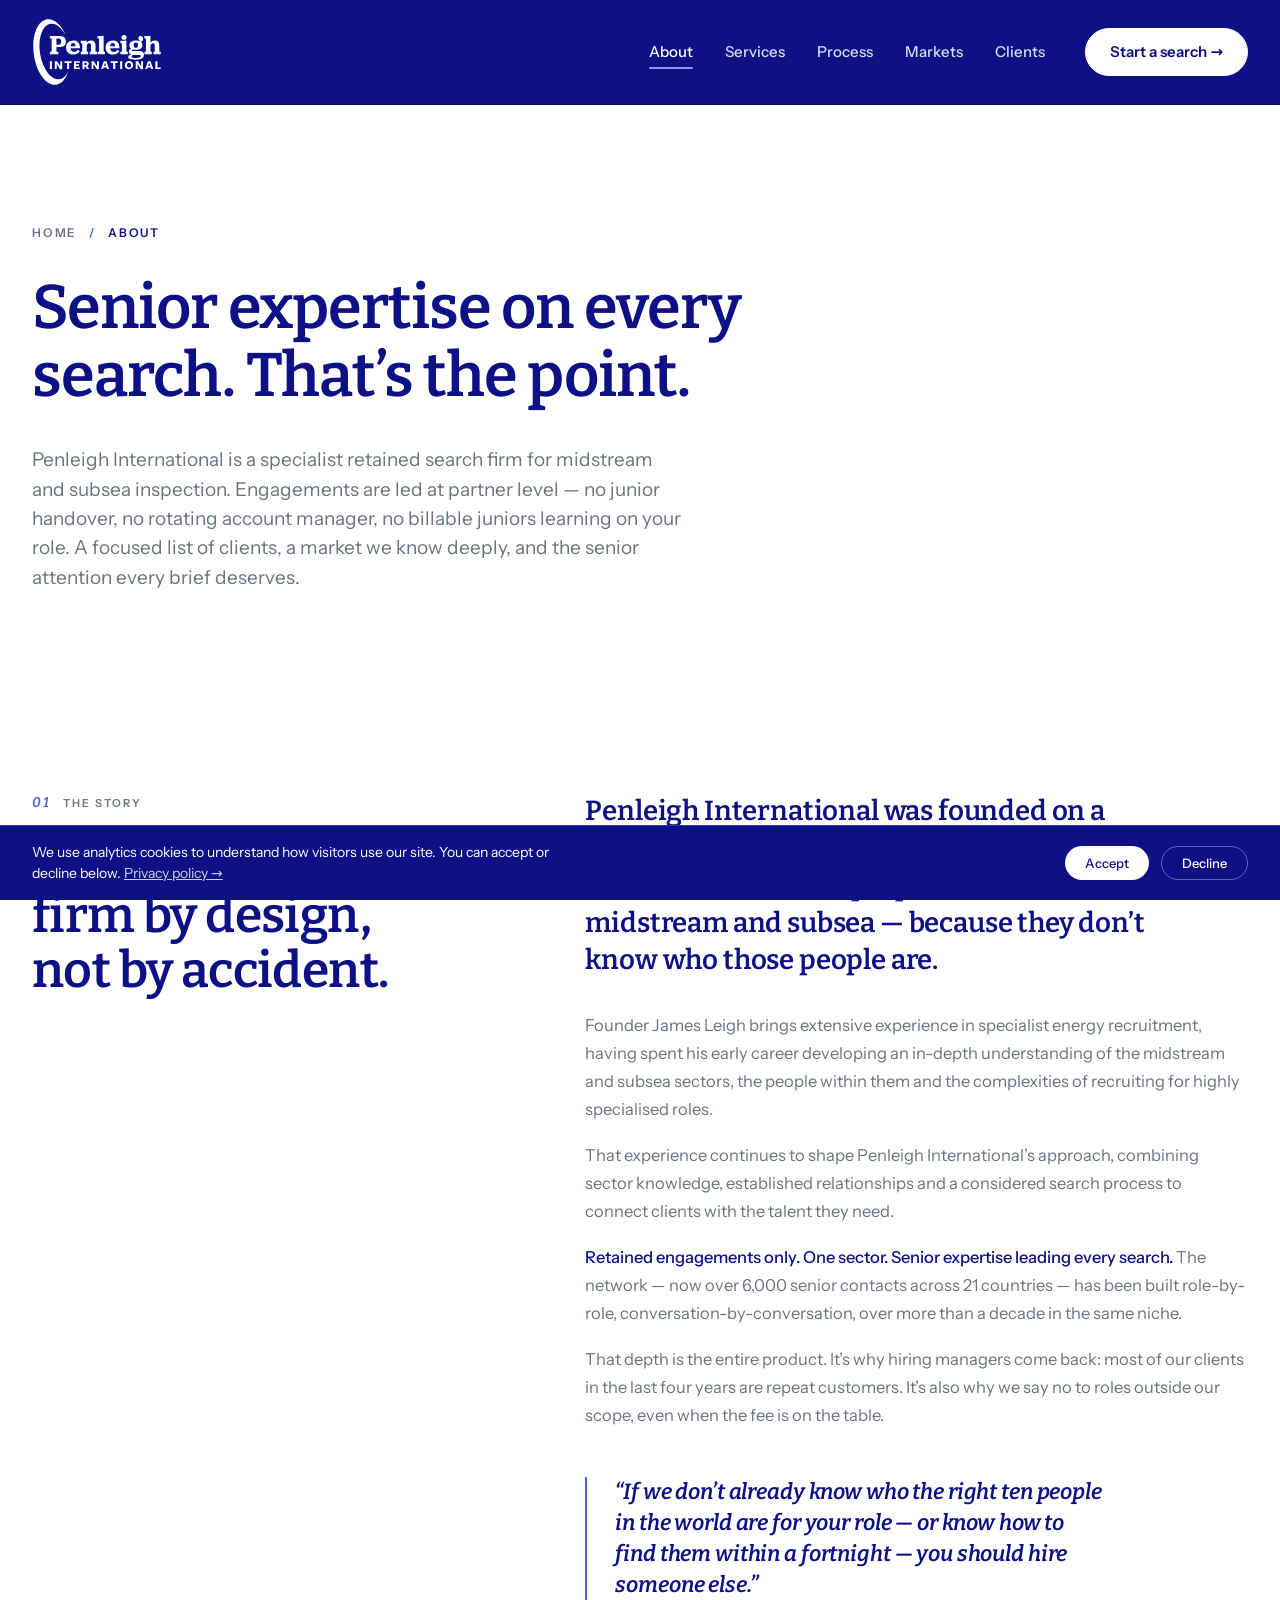
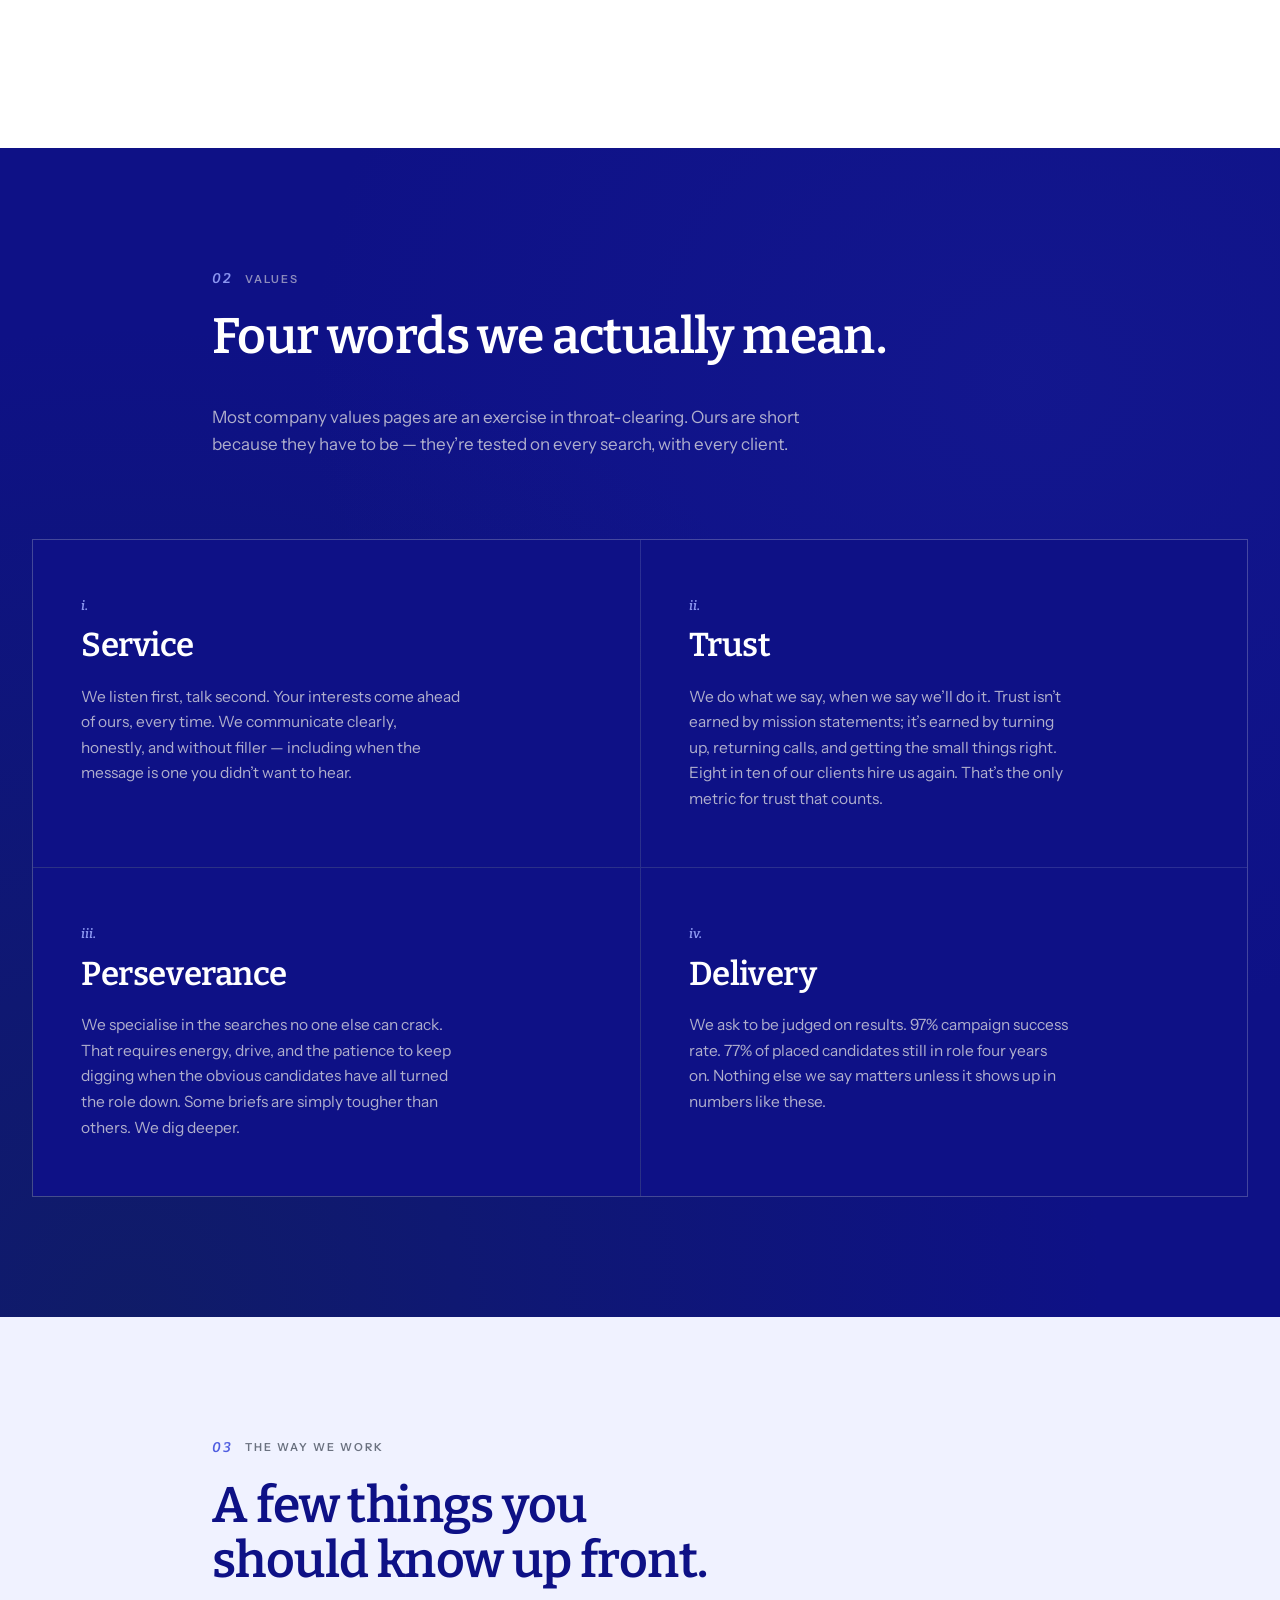
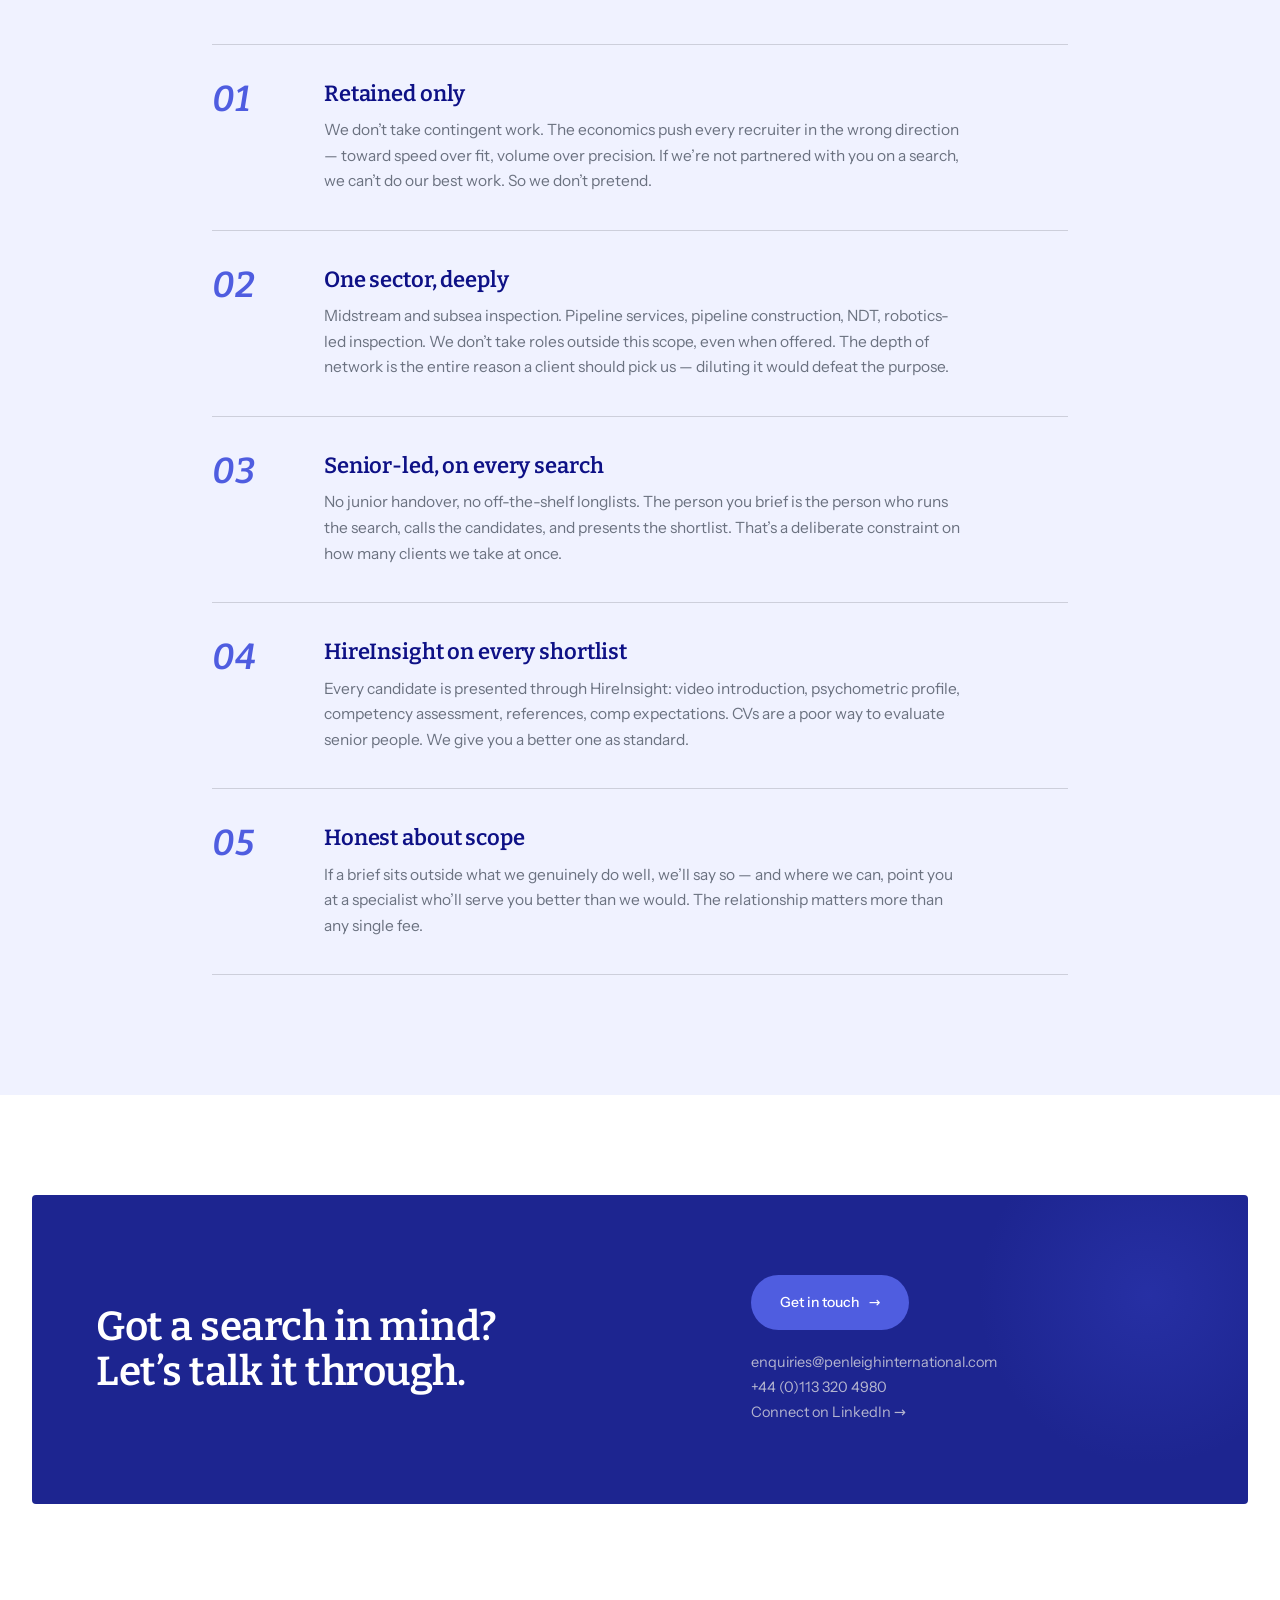
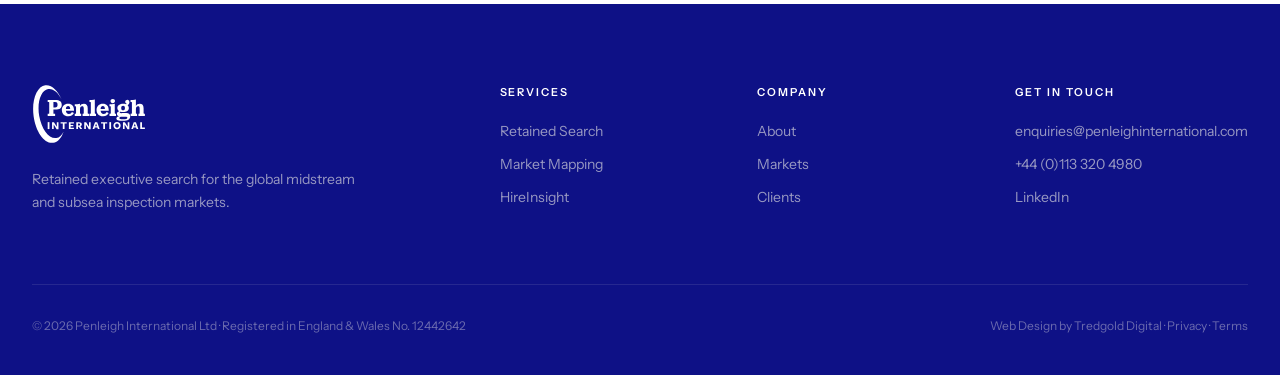
<file: about.html>
<!DOCTYPE html>
<html lang="en">
<head>
<meta charset="UTF-8" />
<meta name="viewport" content="width=device-width, initial-scale=1.0" />
<title>About · Penleigh International</title>
<meta name="description" content="Penleigh International is a specialist retained executive search firm for the midstream and subsea inspection markets — founded by James Leigh, with over a decade of experience in the sector." />

<!-- Favicon -->
<link rel="icon" type="image/svg+xml" href="/assets/favicon.svg">
<link rel="icon" type="image/png" sizes="32x32" href="/assets/favicon-32.png">
<link rel="icon" href="/assets/favicon.ico">
<link rel="apple-touch-icon" sizes="180x180" href="/assets/apple-touch-icon.png">
<link rel="manifest" href="/site.webmanifest">
<meta name="theme-color" content="#0e1186">

<!-- Open Graph -->
<meta property="og:type" content="website">
<meta property="og:url" content="https://www.penleighinternational.com/about">
<meta property="og:title" content="About Penleigh International">
<meta property="og:description" content="Senior expertise on every search. Penleigh International is a specialist retained search firm — no junior handover, no rotating account manager. Just deep expertise in one sector.">
<meta property="og:image" content="https://www.penleighinternational.com/assets/og-image.png">
<meta property="og:image:width" content="1200">
<meta property="og:image:height" content="630">
<meta property="og:site_name" content="Penleigh International">

<!-- Twitter / X -->
<meta name="twitter:card" content="summary_large_image">
<meta name="twitter:title" content="About Penleigh International">
<meta name="twitter:description" content="Senior expertise on every search. Penleigh International is a specialist retained search firm — no junior handover, no rotating account manager. Just deep expertise in one sector.">
<meta name="twitter:image" content="https://www.penleighinternational.com/assets/og-image.png">
<link rel="preload" href="/assets/fonts/bitter-latin-600-normal.woff2" as="font" type="font/woff2" crossorigin>
<link rel="preload" href="/assets/fonts/instrument-sans-latin-wght-normal.woff2" as="font" type="font/woff2" crossorigin>
<link rel="stylesheet" href="/assets/fonts/fonts.css">
<style>
  button, input, select, textarea { font-family: inherit; }
  h1, h2, h3, h4 { text-wrap: balance; }
  p { text-wrap: pretty; }
  .nobr { white-space: nowrap; }
  :root {
    --ink: #0e1186;           /* brand blue — replaces black */
    --paper: #ffffff;         /* clean white */
    --paper-warm: #f0f2ff;   /* very light blue tint — replaces cream */
    --navy: #1d2590;          /* brand blue mid */
    --navy-deep: #0e1186;     /* brand blue deep */
    --steel: #6b7280;         /* neutral grey for body text */
    --rule: #1d2590;
    --amber: #4f5de0;         /* light blue accent — replaces amber */
    --amber-soft: #8b96f0;
    --nav-h: 104px;           /* nav bar height (shrinks to 76px on scroll) */
    --nav-logo-h: 68px;
  }
  @media (max-width: 720px) { :root { --nav-h: 76px; --nav-logo-h: 50px; } }
  /* Keep in-page anchor targets clear of the fixed nav */
  [id] { scroll-margin-top: calc(var(--nav-h) + 24px); }
  * { box-sizing: border-box; margin: 0; padding: 0; }
  html { scroll-behavior: smooth; }
  body {
    font-family: var(--font-body);
    color: var(--ink);
    background: var(--paper);
    font-size: 16px;
    line-height: 1.5;
    -webkit-font-smoothing: antialiased;
    overflow-x: hidden;
  }
  a { color: inherit; text-decoration: none; }
  img { max-width: 100%; display: block; }
  .container { width: 100%; max-width: 1280px; margin: 0 auto; padding: 0 32px; }
  .container--narrow { max-width: 920px; }
  @media (max-width: 720px) { .container { padding: 0 20px; } }

  /* NAV */
  nav.top {
    position: fixed; top: 0; left: 0; right: 0; z-index: 100;
    padding: 0;
    background: var(--ink);
    backdrop-filter: blur(12px);
    -webkit-backdrop-filter: blur(12px);
    border-bottom: 1px solid rgba(10, 13, 16, 0.08);
  }
  nav.top .row { display: flex; align-items: center; justify-content: space-between; height: var(--nav-h); transition: height 0.3s ease; }
  .nav-logo { display: flex; align-items: center; gap: 12px; }
  .nav-logo img { height: var(--nav-logo-h); width: auto; transition: height 0.3s ease; }
  /* Compact state, toggled by the scroll listener in the nav script (desktop only) */
  @media (min-width: 721px) { nav.top.scrolled { --nav-h: 76px; --nav-logo-h: 46px; } }
  .nav-links { display: flex; gap: 32px; align-items: center; font-size: 15px; font-weight: 500; }
  .nav-links a:not(.nav-cta) {
    position: relative; padding: 6px 0;
    color: rgba(255,255,255,0.85); transition: color 0.2s;
  }
  /* Underline slides in on hover; stays on the current page's link */
  .nav-links a:not(.nav-cta)::after {
    content: ''; position: absolute; left: 0; right: 0; bottom: 0; height: 2px;
    background: var(--amber-soft); border-radius: 2px;
    transform: scaleX(0); transform-origin: left; transition: transform 0.25s ease;
  }
  .nav-links a:not(.nav-cta):hover, .nav-links a.active:not(.nav-cta) { color: var(--paper); }
  .nav-links a:not(.nav-cta):hover::after, .nav-links a.active:not(.nav-cta)::after { transform: scaleX(1); }
  /* Primary CTA: the only solid white shape in the bar */
  .nav-cta {
    margin-left: 8px;
    background: var(--paper); color: var(--ink);
    border: 1px solid var(--paper);
    padding: 12px 24px;
    border-radius: 999px;
    font-weight: 600;
    transition: background 0.2s, color 0.2s, border-color 0.2s, transform 0.2s;
  }
  .nav-cta:hover { background: var(--amber); border-color: var(--amber); color: var(--paper); transform: translateY(-1px); }
  .nav-hamburger { display: none; }
  @media (max-width: 720px) {
    .nav-links { display: none; }
    .nav-hamburger {
      display: flex; flex-direction: column; justify-content: center; gap: 5px;
      background: none; border: none; cursor: pointer; padding: 4px;
    }
    .nav-hamburger span {
      display: block; width: 22px; height: 2px;
      background: var(--paper); border-radius: 2px;
      transition: transform 0.2s, opacity 0.2s;
    }
    .nav-hamburger.open span:nth-child(1) { transform: translateY(7px) rotate(45deg); }
    .nav-hamburger.open span:nth-child(2) { opacity: 0; }
    .nav-hamburger.open span:nth-child(3) { transform: translateY(-7px) rotate(-45deg); }
    .nav-mobile-menu {
      display: none; flex-direction: column;
      position: fixed; top: var(--nav-h); left: 0; right: 0; z-index: 99;
      background: var(--ink); border-top: 1px solid rgba(255,255,255,0.1);
      padding: 8px 24px 24px;
    }
    .nav-mobile-menu.open { display: flex; }
    .nav-mobile-menu a {
      color: var(--paper); opacity: 0.85; padding: 14px 0;
      font-size: 16px; font-weight: 500; text-decoration: none;
      border-bottom: 1px solid rgba(255,255,255,0.08);
      transition: opacity 0.2s;
    }
    .nav-mobile-menu a:last-child { border-bottom: none; margin-top: 20px; }
    .nav-mobile-menu a:hover { opacity: 1; }
    .nav-mobile-menu .nav-cta {
      display: block; text-align: center; opacity: 1;
      margin-left: 0;
      background: var(--paper); color: var(--ink);
      border: 1px solid var(--paper);
      padding: 14px 20px; font-weight: 600;
    }
    .nav-mobile-menu .nav-cta:hover { background: var(--amber); border-color: var(--amber); color: var(--paper); }
  }
  /* PAGE HERO — portrait-led */
  .page-hero {
    background: var(--paper);
    color: var(--ink);
    padding: calc(var(--nav-h) + 96px) 0 100px;
    position: relative;
    overflow: hidden;
  }
  .hero-text { max-width: 920px; }
  .hero-grid {
    display: grid;
    grid-template-columns: 1.4fr 1fr;
    gap: 80px;
    align-items: center;
  }
  @media (max-width: 960px) {
    .hero-grid { grid-template-columns: 1fr; gap: 56px; }
  }
  .breadcrumb {
    font-size: 12px;
    letter-spacing: 0.15em;
    text-transform: uppercase;
    color: var(--steel);
    margin-bottom: 32px;
    display: flex;
    gap: 12px;
    align-items: center;
    font-weight: 600;
  }
  .breadcrumb a:hover { color: var(--ink); }
  .breadcrumb .sep { color: var(--amber); }
  .page-hero h1 {
    font-family: var(--font-heading);
    font-weight: 600;
    font-size: clamp(34.8px, 4.8vw, 66.1px);
    line-height: 1.1;
    letter-spacing: -0.015em;
    margin-bottom: 36px;
  }
  .page-hero h1 em { font-style: italic; color: var(--navy); }
  .page-hero .lede {
    font-size: 19px;
    line-height: 1.55;
    color: var(--steel);
    max-width: 50ch;
  }
  .portrait {
    aspect-ratio: 4/5;
    background-size: cover;
    background-position: center top;
    background-color: var(--paper-warm);
    position: relative;
    border-radius: 4px;
    box-shadow: 0 30px 60px rgba(10,13,16,0.18);
  }
  .portrait::after {
    content: '';
    position: absolute;
    inset: 0;
    background: linear-gradient(180deg, transparent 60%, rgba(10,13,16,0.25));
    border-radius: 4px;
    pointer-events: none;
  }
  .portrait-caption {
    position: absolute;
    bottom: 24px; left: 28px; right: 28px;
    color: var(--paper);
    font-family: var(--font-heading);
    font-style: italic;
    font-size: 14px;
    z-index: 1;
    display: flex;
    justify-content: space-between;
    align-items: end;
    gap: 16px;
    font-weight: 600;
  }
  .portrait-caption strong { font-style: normal; font-family: var(--font-body); font-weight: 500; font-size: 13px; letter-spacing: 0.05em; }

  section { padding: 120px 0; }
  @media (max-width: 720px) { section { padding: 72px 0; } }

  .section-eyebrow {
    font-family: var(--font-body);
    font-size: 11px;
    font-weight: 600;
    letter-spacing: 0.18em;
    text-transform: uppercase;
    color: var(--steel);
    margin-bottom: 20px;
    display: flex;
    align-items: center;
    gap: 12px;
  }
  .section-eyebrow .num {
    font-family: var(--font-heading); font-style: italic; font-size: 14px; color: var(--amber);
    font-weight: 600;
  }
  .section-title {
    font-family: var(--font-heading);
    font-weight: 600;
    font-size: clamp(29.4px, 3.9vw, 51.5px);
    line-height: 1.1;
    letter-spacing: -0.012em;
    margin-bottom: 40px;
    max-width: 22ch;
  }
  .section-title em { font-style: italic; color: var(--navy); }

  .lead-text {
    font-family: var(--font-heading);
    font-size: clamp(20.2px, 2.2vw, 27.6px);
    line-height: 1.35;
    font-weight: 600;
    letter-spacing: -0.006em;
    margin-bottom: 32px;
    max-width: 32ch;
  }
  .lead-text em { color: var(--navy); font-style: italic; }
  .body-text { color: var(--steel); font-size: 16.5px; line-height: 1.7; max-width: 62ch; }
  .body-text p { margin-bottom: 18px; }
  .body-text strong { color: var(--ink); font-weight: 500; }

  /* STORY — two-column with pull-quote */
  .story-grid {
    display: grid;
    grid-template-columns: 5fr 7fr;
    gap: 80px;
    align-items: start;
  }
  @media (max-width: 960px) { .story-grid { grid-template-columns: 1fr; gap: 32px; } }

  .pullquote {
    margin: 48px 0;
    padding-left: 28px;
    border-left: 2px solid var(--amber);
  }
  .pullquote p {
    font-family: var(--font-heading);
    font-style: italic;
    font-weight: 600;
    font-size: 22px;
    line-height: 1.4;
    color: var(--ink);
    letter-spacing: -0.006em;
    max-width: 36ch;
  }

  /* VALUES — alternative grid layout */
  .values { background: var(--ink); color: var(--paper); position: relative; overflow: hidden; }
  .values::before {
    content: '';
    position: absolute; inset: 0;
    background-image:
      radial-gradient(ellipse at 80% 20%, rgba(60,72,210,0.1), transparent 50%),
      radial-gradient(ellipse at 10% 100%, rgba(17,38,74,0.5), transparent 60%);
    pointer-events: none;
  }
  .values .container { position: relative; z-index: 2; }
  .values .section-eyebrow { color: rgba(244,241,234,0.55); }
  .values .section-eyebrow .num { color: var(--amber-soft); }
  .values .section-title { color: var(--paper); }
  .values .section-title em { color: var(--amber-soft); }
  .values-intro { color: rgba(244,241,234,0.7); max-width: 56ch; margin-bottom: 80px; font-size: 17px; line-height: 1.6; }
  .values-grid {
    display: grid;
    grid-template-columns: repeat(2, 1fr);
    gap: 1px;
    background: rgba(244,241,234,0.12);
    border: 1px solid rgba(244,241,234,0.12);
  }
  @media (max-width: 720px) { .values-grid { grid-template-columns: 1fr; } }
  .value {
    background: var(--ink);
    padding: 56px 48px;
    position: relative;
  }
  .value-num {
    font-family: var(--font-heading);
    font-style: italic;
    font-size: 13px;
    color: var(--amber-soft);
    margin-bottom: 12px;
    font-weight: 600;
  }
  .value h3 {
    font-family: var(--font-heading);
    font-weight: 600;
    font-size: 33.1px;
    line-height: 1.1;
    letter-spacing: -0.012em;
    margin-bottom: 20px;
  }
  .value p {
    color: rgba(244,241,234,0.7);
    font-size: 15.5px;
    line-height: 1.65;
    max-width: 38ch;
  }

  /* APPROACH — single-column manifesto */
  .approach { background: var(--paper-warm); }
  .approach-list {
    margin-top: 56px;
    display: grid;
    gap: 0;
  }
  .approach-item {
    display: grid;
    grid-template-columns: 80px 1fr;
    gap: 32px;
    padding: 36px 0;
    border-top: 1px solid rgba(10,13,16,0.15);
    align-items: start;
  }
  .approach-item:last-child { border-bottom: 1px solid rgba(10,13,16,0.15); }
  @media (max-width: 720px) {
    .approach-item { grid-template-columns: 1fr; gap: 4px; padding: 28px 0; }
  }
  .approach-num {
    font-family: var(--font-heading);
    font-style: italic;
    font-weight: 600;
    font-size: 36px;
    line-height: 1;
    color: var(--amber);
    letter-spacing: -0.012em;
  }
  .approach-item h4 {
    font-family: var(--font-heading);
    font-weight: 600;
    font-size: 22px;
    line-height: 1.2;
    margin-bottom: 10px;
    letter-spacing: -0.006em;
  }
  .approach-item p {
    color: var(--steel);
    font-size: 15.5px;
    line-height: 1.65;
    max-width: 64ch;
  }

  /* CTA */
  .cta { background: var(--paper); padding: 100px 0; }
  .cta-card {
    background: var(--navy);
    color: var(--paper);
    padding: 80px 64px;
    border-radius: 4px;
    display: grid;
    grid-template-columns: 7fr 5fr;
    gap: 48px;
    align-items: center;
    position: relative;
    overflow: hidden;
  }
  .cta-card::before {
    content: '';
    position: absolute;
    top: -100px; right: -100px;
    width: 400px; height: 400px;
    border-radius: 50%;
    background: radial-gradient(circle, rgba(60,72,210,0.3), transparent 60%);
    pointer-events: none;
  }
  @media (max-width: 960px) {
    .cta-card { grid-template-columns: 1fr; padding: 56px 40px; gap: 32px; }
  }
  .cta-card h2 {
    font-family: var(--font-heading);
    font-weight: 600;
    font-size: clamp(27.6px, 3.2vw, 40.5px);
    line-height: 1.1;
    letter-spacing: -0.012em;
    position: relative;
    z-index: 1;
  }
  .cta-card h2 em { color: var(--amber-soft); font-style: italic; }
  .cta-card-right {
    display: flex; flex-direction: column; gap: 20px;
    position: relative; z-index: 1;
  }
  .cta-card-right .meta { color: rgba(244,241,234,0.7); font-size: 14.5px; line-height: 1.7; }
  .cta-card-right .meta a:hover { color: var(--amber-soft); }
  .btn {
    display: inline-flex;
    align-items: center;
    gap: 10px;
    padding: 16px 28px;
    border-radius: 999px;
    font-size: 14px;
    font-weight: 500;
    transition: all 0.2s;
    cursor: pointer;
    border: 1px solid transparent;
  }
  .btn-primary { background: var(--amber); color: var(--paper); }
  .btn-primary:hover { background: var(--amber-soft); transform: translateY(-1px); }
  .btn .arrow { display: inline-block; transition: transform 0.2s; }
  .btn:hover .arrow { transform: translateX(3px); }

  /* FOOTER */
  footer { background: var(--ink); color: rgba(244,241,234,0.6); padding: 80px 0 40px; }
  .footer-grid { display: grid; grid-template-columns: 2fr 1fr 1fr 1fr; gap: 48px; margin-bottom: 64px; }
  @media (max-width: 720px) { .footer-grid {
    grid-template-columns: 1fr;
    gap: 32px;
  } }
  .footer-brand img { height: 60px; width: auto; margin-bottom: 24px; }
  .footer-brand p { font-size: 14px; line-height: 1.6; max-width: 38ch; }
  .footer-col h6 {
    font-family: var(--font-body); font-size: 11px; letter-spacing: 0.18em; text-transform: uppercase;
    color: var(--paper); margin-bottom: 20px; font-weight: 600;
  }
  .footer-col ul { list-style: none; }
  .footer-col li { margin-bottom: 12px; font-size: 14px; }
  .footer-col a:hover { color: var(--paper); }
  .footer-bottom {
    border-top: 1px solid rgba(244,241,234,0.1);
    padding-top: 32px; display: flex; justify-content: space-between; flex-wrap: wrap;
    gap: 16px; font-size: 12px; color: rgba(244,241,234,0.4);
  }
  .footer-bottom a:hover { color: var(--paper); }

  .reveal { opacity: 0; transform: translateY(20px); transition: opacity 0.8s ease, transform 0.8s ease; }
  .reveal.in { opacity: 1; transform: translateY(0); }

  /* COOKIE BANNER */
  .cookie-banner {
    position: fixed; bottom: 0; left: 0; right: 0; z-index: 1000;
    background: var(--ink); color: var(--paper);
    padding: 16px 32px; display: flex; align-items: center;
    justify-content: space-between; gap: 24px;
    border-top: 1px solid rgba(255,255,255,0.15);
    font-size: 14px; line-height: 1.5;
  }
  .cookie-banner.hidden { display: none; }
  .cookie-banner p { max-width: 60ch; }
  .cookie-banner a { text-decoration: underline; opacity: 0.8; }
  .cookie-banner a:hover { opacity: 1; }
  .cookie-actions { display: flex; gap: 12px; flex-shrink: 0; }
  .cookie-btn {
    padding: 8px 20px; border-radius: 999px; font-size: 13px; font-weight: 500;
    cursor: pointer; transition: all 0.2s; font-family: var(--font-body);
  }
  .cookie-btn-accept { background: var(--paper); color: var(--ink); border: none; }
  .cookie-btn-accept:hover { opacity: 0.9; }
  .cookie-btn-decline { background: transparent; color: var(--paper); border: 1px solid rgba(255,255,255,0.35); }
  .cookie-btn-decline:hover { border-color: var(--paper); }
  @media (max-width: 720px) {
    .cookie-banner { flex-direction: column; align-items: flex-start; padding: 20px; gap: 16px; }
  }
</style>
</head>
<body>

<nav class="top">
  <div class="container row">
    <a href="index.html" class="nav-logo">
      <img src="/assets/brand/penleigh-primary-white.svg" alt="Penleigh International" />
    </a>
    <div class="nav-links">
      <a href="about.html" class="active">About</a>
      <a href="retained-search.html">Services</a>
      <a href="index.html#process">Process</a>
      <a href="index.html#markets">Markets</a>
      <a href="index.html#clients">Clients</a>
      <a href="contact.html" class="nav-cta">Start a search →</a>
    </div>
    <button class="nav-hamburger" aria-label="Open menu" aria-expanded="false">
      <span></span><span></span><span></span>
    </button>
  </div>
</nav>
<div class="nav-mobile-menu" aria-hidden="true">
  <a href="about.html">About</a>
  <a href="retained-search.html">Services</a>
  <a href="index.html#process">Process</a>
  <a href="index.html#markets">Markets</a>
  <a href="index.html#clients">Clients</a>
  <a href="contact.html" class="nav-cta">Start a search →</a>
</div>

<section class="page-hero">
  <div class="container">
    <div class="breadcrumb">
      <a href="index.html">Home</a>
      <span class="sep">/</span>
      <span style="color: var(--ink);">About</span>
    </div>
    <div class="hero-text">
      <h1>Senior expertise on every search. That&rsquo;s the point.</em></h1>
      <p class="lede">Penleigh International is a specialist retained search firm for midstream and subsea inspection. Engagements are led at partner level — no junior handover, no rotating account manager, no billable juniors learning on your role. A focused list of clients, a market we know deeply, and the senior attention every brief deserves.</p>
    </div>
  </div>
</section>

<!-- STORY -->
<section style="padding: 100px 0;">
  <div class="container">
    <div class="story-grid">
      <div>
        <div class="section-eyebrow"><span class="num">01</span> The story</div>
        <h2 class="section-title">A specialist firm by design, not by accident.</h2>
      </div>
      <div>
        <p class="lead-text">Penleigh International was founded on a simple observation: <em>generalist recruiters can&rsquo;t reach the senior people who matter</em> in midstream and subsea — because they don&rsquo;t know who those people are.</p>
        <div class="body-text">
          <p>Founder James Leigh brings extensive experience in specialist energy recruitment, having spent his early career developing an in-depth understanding of the midstream and subsea sectors, the people within them and the complexities of recruiting for highly specialised roles.</p>
          <p>That experience continues to shape Penleigh International&rsquo;s approach, combining sector knowledge, established relationships and a considered search process to connect clients with the talent they need.</p>
          <p><strong>Retained engagements only. One sector. Senior expertise leading every search.</strong> The network &mdash; now over 6,000 senior contacts across 21 countries &mdash; has been built role-by-role, conversation-by-conversation, over more than a decade in the same niche.</p>
          <p>That depth is the entire product. It&rsquo;s why hiring managers come back: most of our clients in the last four years are repeat customers. It&rsquo;s also why we say no to roles outside our scope, even when the fee is on the table.</p>
        </div>
        <div class="pullquote">
          <p>&ldquo;If we don&rsquo;t already know who the right ten people in the world are for your role &mdash; or know how to find them within a fortnight &mdash; you should hire someone else.&rdquo;</p>
        </div>
      </div>
    </div>
  </div>
</section>

<!-- VALUES -->
<section class="values">
  <div class="container container--narrow">
    <div class="section-eyebrow"><span class="num">02</span> Values</div>
    <h2 class="section-title">Four words we actually mean.</h2>
    <p class="values-intro">Most company values pages are an exercise in throat-clearing. Ours are short because they have to be — they&rsquo;re tested on every search, with every client.</p>
  </div>
  <div class="container">
    <div class="values-grid">
      <div class="value">
        <div class="value-num">i.</div>
        <h3>Service</h3>
        <p>We listen first, talk second. Your interests come ahead of ours, every time. We communicate clearly, honestly, and without filler — including when the message is one you didn&rsquo;t want to hear.</p>
      </div>
      <div class="value">
        <div class="value-num">ii.</div>
        <h3>Trust</h3>
        <p>We do what we say, when we say we&rsquo;ll do it. Trust isn&rsquo;t earned by mission statements; it&rsquo;s earned by turning up, returning calls, and getting the small things right. Eight in ten of our clients hire us again. That&rsquo;s the only metric for trust that counts.</p>
      </div>
      <div class="value">
        <div class="value-num">iii.</div>
        <h3>Perseverance</h3>
        <p>We specialise in the searches no one else can crack. That requires energy, drive, and the patience to keep digging when the obvious candidates have all turned the role down. Some briefs are simply tougher than others. We dig deeper.</p>
      </div>
      <div class="value">
        <div class="value-num">iv.</div>
        <h3>Delivery</h3>
        <p>We ask to be judged on results. 97% campaign success rate. 77% of placed candidates still in role four years on. Nothing else we say matters unless it shows up in numbers like these.</p>
      </div>
    </div>
  </div>
</section>

<!-- APPROACH / WAYS WE WORK -->
<section class="approach">
  <div class="container container--narrow">
    <div class="section-eyebrow"><span class="num">03</span> The way we work</div>
    <h2 class="section-title">A few things you should know up front.</h2>
    <div class="approach-list">
      <div class="approach-item">
        <div class="approach-num">01</div>
        <div>
          <h4>Retained only</h4>
          <p>We don&rsquo;t take contingent work. The economics push every recruiter in the wrong direction — toward speed over fit, volume over precision. If we&rsquo;re not partnered with you on a search, we can&rsquo;t do our best work. So we don&rsquo;t pretend.</p>
        </div>
      </div>
      <div class="approach-item">
        <div class="approach-num">02</div>
        <div>
          <h4>One sector, deeply</h4>
          <p>Midstream and subsea inspection. Pipeline services, pipeline construction, NDT, robotics-led inspection. We don&rsquo;t take roles outside this scope, even when offered. The depth of network is the entire reason a client should pick us — diluting it would defeat the purpose.</p>
        </div>
      </div>
      <div class="approach-item">
        <div class="approach-num">03</div>
        <div>
          <h4>Senior-led, on every search</h4>
          <p>No junior handover, no off-the-shelf longlists. The person you brief is the person who runs the search, calls the candidates, and presents the shortlist. That&rsquo;s a deliberate constraint on how many clients we take at once.</p>
        </div>
      </div>
      <div class="approach-item">
        <div class="approach-num">04</div>
        <div>
          <h4>HireInsight on every shortlist</h4>
          <p>Every candidate is presented through HireInsight: video introduction, psychometric profile, competency assessment, references, comp expectations. CVs are a poor way to evaluate senior people. We give you a better one as standard.</p>
        </div>
      </div>
      <div class="approach-item">
        <div class="approach-num">05</div>
        <div>
          <h4>Honest about scope</h4>
          <p>If a brief sits outside what we genuinely do well, we&rsquo;ll say so — and where we can, point you at a specialist who&rsquo;ll serve you better than we would. The relationship matters more than any single fee.</p>
        </div>
      </div>
    </div>
  </div>
</section>

<!-- CTA -->
<section class="cta">
  <div class="container">
    <div class="cta-card">
      <div>
        <h2>Got a search in mind? Let&rsquo;s talk it through.</h2>
      </div>
      <div class="cta-card-right">
        <a href="contact.html" class="btn btn-primary" style="align-self: flex-start;">Get in touch <span class="arrow">→</span></a>
        <div class="meta">
          <a href="mailto:enquiries@penleighinternational.com">enquiries@penleighinternational.com</a><br/>
          <a href="tel:+441133204980">+44 (0)113 320 4980</a><br/>
          <a href="https://uk.linkedin.com/company/penleighinternational" target="_blank" rel="noopener">Connect on LinkedIn →</a>
        </div>
      </div>
    </div>
  </div>
</section>

<!-- FOOTER -->
<footer>
  <div class="container">
    <div class="footer-grid">
      <div class="footer-brand">
        <img src="/assets/brand/penleigh-primary-white.svg" alt="Penleigh International" />
        <p>Retained executive search for the global midstream and subsea inspection markets.</p>
      </div>
      <div class="footer-col">
        <h6>Services</h6>
        <ul>
          <li><a href="retained-search.html">Retained Search</a></li>
          <li><a href="market-mapping.html">Market Mapping</a></li>
          <li><a href="https://penleigh.hireinsight.io/" target="_blank" rel="noopener">HireInsight</a></li>
        </ul>
      </div>
      <div class="footer-col">
        <h6>Company</h6>
        <ul>
          <li><a href="about.html">About</a></li>
          <li><a href="index.html#markets">Markets</a></li>
          <li><a href="index.html#clients">Clients</a></li>
        </ul>
      </div>
      <div class="footer-col">
        <h6>Get in touch</h6>
        <ul>
          <li><a href="mailto:enquiries@penleighinternational.com">enquiries@penleighinternational.com</a></li>
          <li><a href="tel:+441133204980">+44 (0)113 320 4980</a></li>
          <li><a href="https://uk.linkedin.com/company/penleighinternational" target="_blank" rel="noopener">LinkedIn</a></li>
        </ul>
      </div>
    </div>
    <div class="footer-bottom">
      <span>© <script>document.write(new Date().getFullYear())</script> Penleigh International Ltd · Registered in England &amp; Wales No. 12442642</span>
      <span>Web Design by <a href="https://tredgolddigital.com/">Tredgold Digital</a> · <a href="/privacy.html">Privacy</a> · <a href="/terms.html">Terms</a></span>
    </div>
  </div>
</footer>

<script>
  const io = new IntersectionObserver((entries) => {
    entries.forEach(e => { if (e.isIntersecting) e.target.classList.add('in'); });
  }, { threshold: 0.1 });
  document.querySelectorAll('section > .container > *, .value, .approach-item').forEach(el => {
    el.classList.add('reveal');
    io.observe(el);
  });
</script>

<script>
  const hamburger = document.querySelector('.nav-hamburger');
  const mobileMenu = document.querySelector('.nav-mobile-menu');
  const navTop = document.querySelector('nav.top');
  const onNavScroll = () => navTop.classList.toggle('scrolled', window.scrollY > 80);
  onNavScroll();
  window.addEventListener('scroll', onNavScroll, { passive: true });
  hamburger.addEventListener('click', () => {
    const open = mobileMenu.classList.toggle('open');
    hamburger.classList.toggle('open', open);
    hamburger.setAttribute('aria-expanded', open);
    mobileMenu.setAttribute('aria-hidden', !open);
  });
  mobileMenu.querySelectorAll('a').forEach(a => {
    a.addEventListener('click', () => {
      mobileMenu.classList.remove('open');
      hamburger.classList.remove('open');
      hamburger.setAttribute('aria-expanded', false);
      mobileMenu.setAttribute('aria-hidden', true);
    });
  });
</script>
<div id="cookie-banner" class="cookie-banner" role="alertdialog" aria-label="Cookie consent">
  <p>We use analytics cookies to understand how visitors use our site. You can accept or decline below. <a href="/privacy.html">Privacy policy →</a></p>
  <div class="cookie-actions">
    <button id="cookie-accept" class="cookie-btn cookie-btn-accept">Accept</button>
    <button id="cookie-decline" class="cookie-btn cookie-btn-decline">Decline</button>
  </div>
</div>
<script>
  (function() {
    const KEY = 'pi_cookie_consent';
    const banner = document.getElementById('cookie-banner');
    const stored = localStorage.getItem(KEY);
    function loadGtag() {
      var s = document.createElement('script');
      s.async = true; s.src = 'https://www.googletagmanager.com/gtag/js?id=G-S7HWTWMBGB';
      document.head.appendChild(s);
      window.dataLayer = window.dataLayer || [];
      function gtag(){dataLayer.push(arguments);} window.gtag = gtag;
      gtag('js', new Date()); gtag('config', 'G-S7HWTWMBGB');
    }
    if (stored === 'accepted') { loadGtag(); banner.classList.add('hidden'); }
    else if (stored === 'declined') { banner.classList.add('hidden'); }
    document.getElementById('cookie-accept').addEventListener('click', function() {
      localStorage.setItem(KEY, 'accepted'); banner.classList.add('hidden'); loadGtag();
    });
    document.getElementById('cookie-decline').addEventListener('click', function() {
      localStorage.setItem(KEY, 'declined'); banner.classList.add('hidden');
    });
  })();
</script>
</body>
</html>
</file>
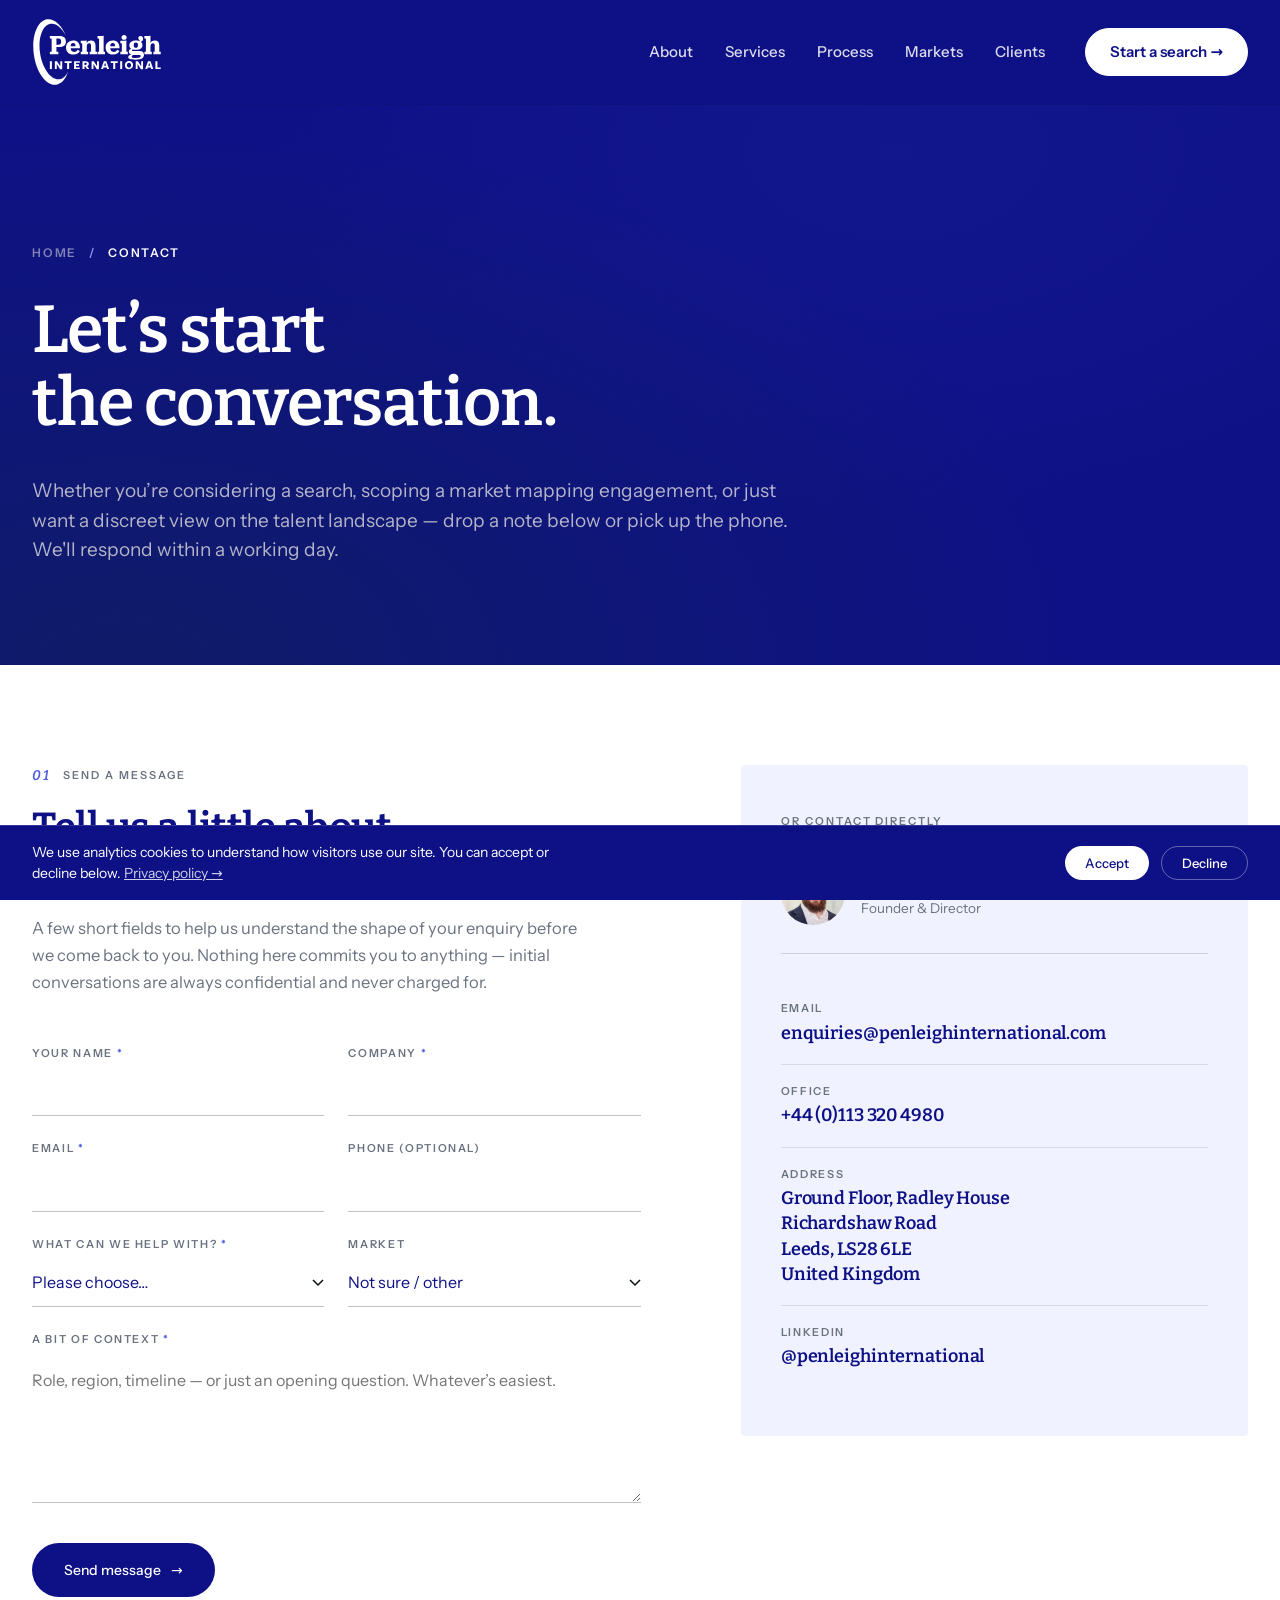
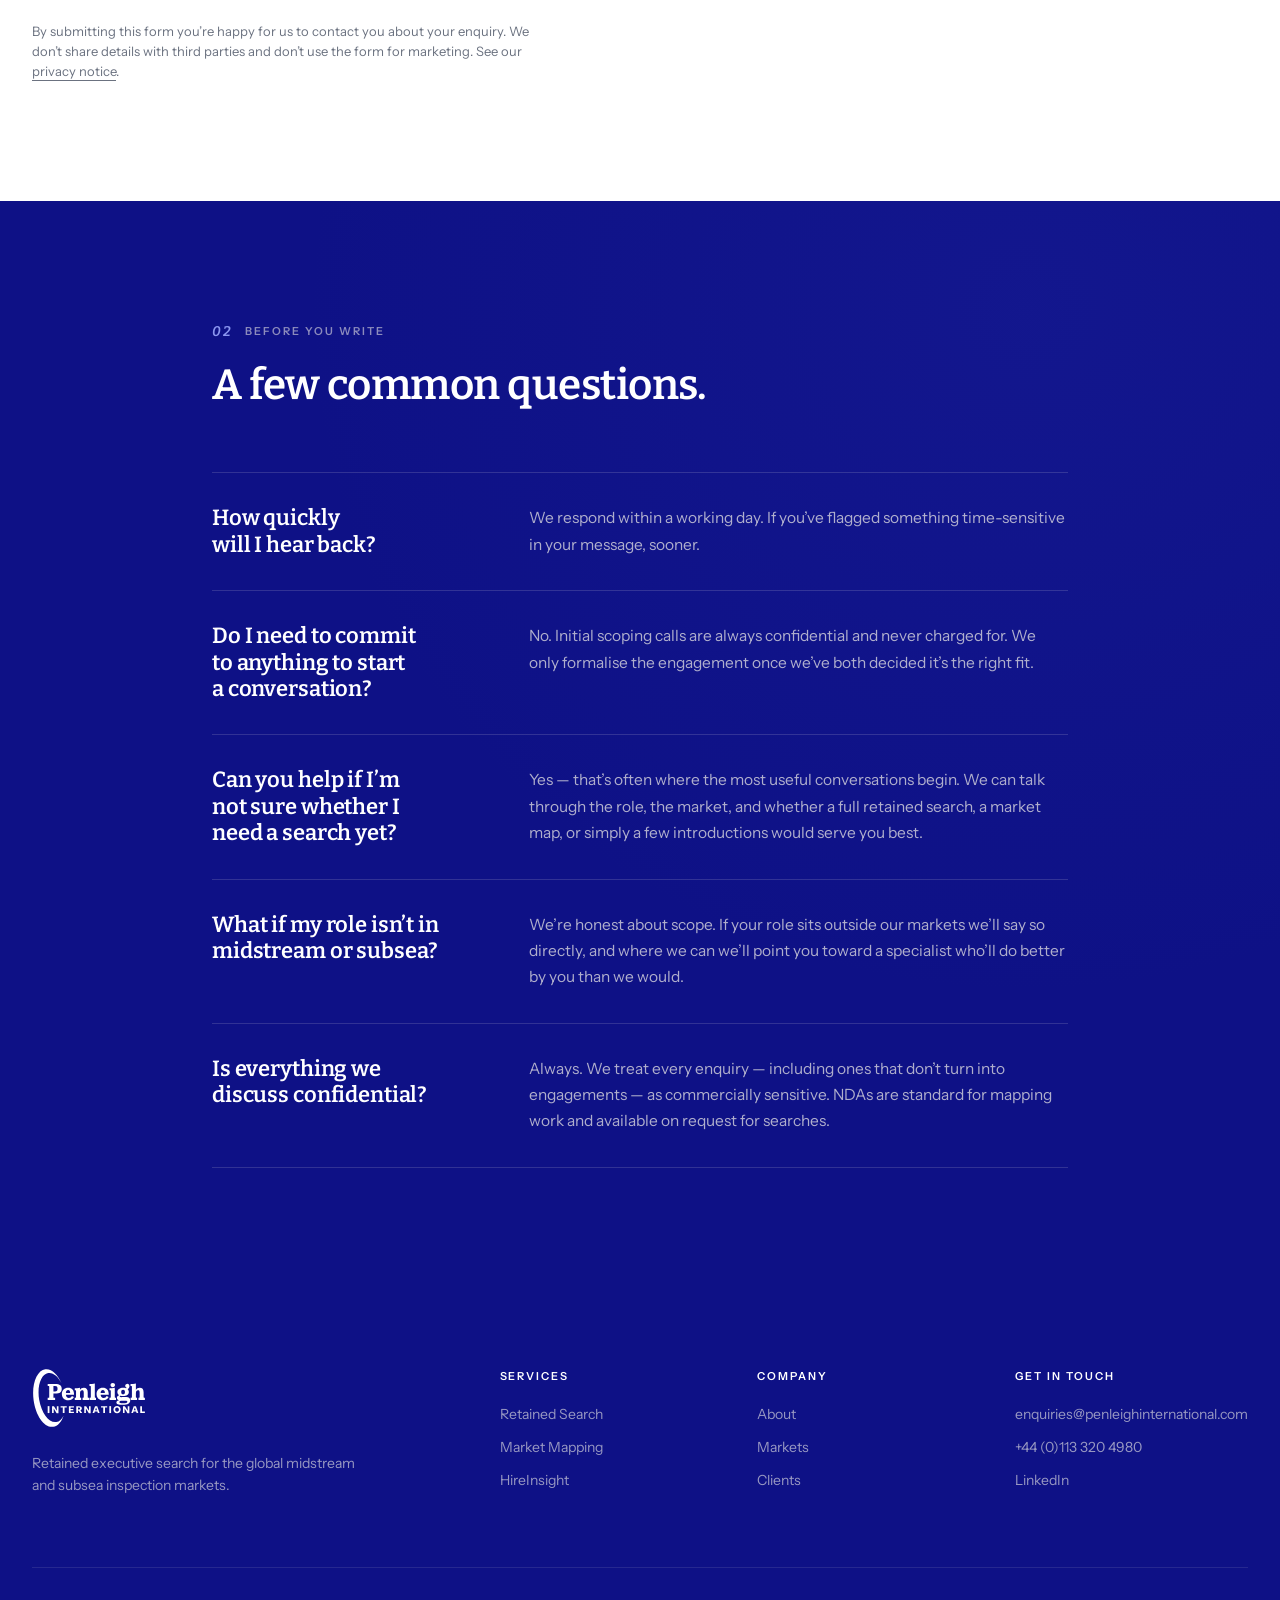
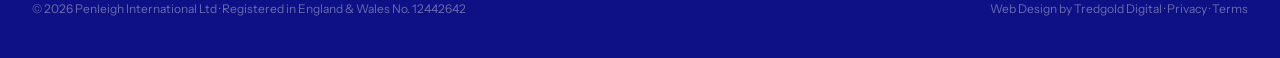
<file: contact.html>
<!DOCTYPE html>
<html lang="en">
<head>
<meta charset="UTF-8" />
<meta name="viewport" content="width=device-width, initial-scale=1.0" />
<title>Contact · Penleigh International</title>
<meta name="description" content="Contact Penleigh International about a retained search, market mapping engagement, or general enquiry. Direct line to James Leigh, Founder & Director." />

<!-- Favicon -->
<link rel="icon" type="image/svg+xml" href="/assets/favicon.svg">
<link rel="icon" type="image/png" sizes="32x32" href="/assets/favicon-32.png">
<link rel="icon" href="/assets/favicon.ico">
<link rel="apple-touch-icon" sizes="180x180" href="/assets/apple-touch-icon.png">
<link rel="manifest" href="/site.webmanifest">
<meta name="theme-color" content="#0e1186">

<!-- Open Graph -->
<meta property="og:type" content="website">
<meta property="og:url" content="https://www.penleighinternational.com/contact">
<meta property="og:title" content="Contact · Penleigh International">
<meta property="og:description" content="Have a proper conversation. Drop a note or pick up the phone — we respond within a working day.">
<meta property="og:image" content="https://www.penleighinternational.com/assets/og-image.png">
<meta property="og:image:width" content="1200">
<meta property="og:image:height" content="630">
<meta property="og:site_name" content="Penleigh International">

<!-- Twitter / X -->
<meta name="twitter:card" content="summary_large_image">
<meta name="twitter:title" content="Contact · Penleigh International">
<meta name="twitter:description" content="Have a proper conversation. Drop a note or pick up the phone — we respond within a working day.">
<meta name="twitter:image" content="https://www.penleighinternational.com/assets/og-image.png">
<link rel="preload" href="/assets/fonts/bitter-latin-600-normal.woff2" as="font" type="font/woff2" crossorigin>
<link rel="preload" href="/assets/fonts/instrument-sans-latin-wght-normal.woff2" as="font" type="font/woff2" crossorigin>
<link rel="stylesheet" href="/assets/fonts/fonts.css">
<style>
  button, input, select, textarea { font-family: inherit; }
  h1, h2, h3, h4 { text-wrap: balance; }
  p { text-wrap: pretty; }
  .nobr { white-space: nowrap; }
  :root {
    --ink: #0e1186;           /* brand blue — replaces black */
    --paper: #ffffff;         /* clean white */
    --paper-warm: #f0f2ff;   /* very light blue tint — replaces cream */
    --navy: #1d2590;          /* brand blue mid */
    --navy-deep: #0e1186;     /* brand blue deep */
    --steel: #6b7280;         /* neutral grey for body text */
    --rule: #1d2590;
    --amber: #4f5de0;         /* light blue accent — replaces amber */
    --amber-soft: #8b96f0;
    --nav-h: 104px;           /* nav bar height (shrinks to 76px on scroll) */
    --nav-logo-h: 68px;
  }
  @media (max-width: 720px) { :root { --nav-h: 76px; --nav-logo-h: 50px; } }
  /* Keep in-page anchor targets clear of the fixed nav */
  [id] { scroll-margin-top: calc(var(--nav-h) + 24px); }
  * { box-sizing: border-box; margin: 0; padding: 0; }
  html { scroll-behavior: smooth; }
  body {
    font-family: var(--font-body);
    color: var(--ink);
    background: var(--paper);
    font-size: 16px;
    line-height: 1.5;
    -webkit-font-smoothing: antialiased;
    overflow-x: hidden;
  }
  a { color: inherit; text-decoration: none; }
  img { max-width: 100%; display: block; }
  .container { width: 100%; max-width: 1280px; margin: 0 auto; padding: 0 32px; }
  .container--narrow { max-width: 920px; }
  @media (max-width: 720px) { .container { padding: 0 20px; } }

  /* NAV */
  nav.top {
    position: fixed; top: 0; left: 0; right: 0; z-index: 100;
    padding: 0;
    background: var(--ink);
    backdrop-filter: blur(12px);
    -webkit-backdrop-filter: blur(12px);
    border-bottom: 1px solid rgba(10, 13, 16, 0.08);
  }
  nav.top .row { display: flex; align-items: center; justify-content: space-between; height: var(--nav-h); transition: height 0.3s ease; }
  .nav-logo { display: flex; align-items: center; gap: 12px; }
  .nav-logo img { height: var(--nav-logo-h); width: auto; transition: height 0.3s ease; }
  /* Compact state, toggled by the scroll listener in the nav script (desktop only) */
  @media (min-width: 721px) { nav.top.scrolled { --nav-h: 76px; --nav-logo-h: 46px; } }
  .nav-links { display: flex; gap: 32px; align-items: center; font-size: 15px; font-weight: 500; }
  .nav-links a:not(.nav-cta) {
    position: relative; padding: 6px 0;
    color: rgba(255,255,255,0.85); transition: color 0.2s;
  }
  /* Underline slides in on hover; stays on the current page's link */
  .nav-links a:not(.nav-cta)::after {
    content: ''; position: absolute; left: 0; right: 0; bottom: 0; height: 2px;
    background: var(--amber-soft); border-radius: 2px;
    transform: scaleX(0); transform-origin: left; transition: transform 0.25s ease;
  }
  .nav-links a:not(.nav-cta):hover, .nav-links a.active:not(.nav-cta) { color: var(--paper); }
  .nav-links a:not(.nav-cta):hover::after, .nav-links a.active:not(.nav-cta)::after { transform: scaleX(1); }
  /* Primary CTA: the only solid white shape in the bar */
  .nav-cta {
    margin-left: 8px;
    background: var(--paper); color: var(--ink);
    border: 1px solid var(--paper);
    padding: 12px 24px;
    border-radius: 999px;
    font-weight: 600;
    transition: background 0.2s, color 0.2s, border-color 0.2s, transform 0.2s;
  }
  .nav-cta:hover { background: var(--amber); border-color: var(--amber); color: var(--paper); transform: translateY(-1px); }
  .nav-hamburger { display: none; }
  @media (max-width: 720px) {
    .nav-links { display: none; }
    .nav-hamburger {
      display: flex; flex-direction: column; justify-content: center; gap: 5px;
      background: none; border: none; cursor: pointer; padding: 4px;
    }
    .nav-hamburger span {
      display: block; width: 22px; height: 2px;
      background: var(--paper); border-radius: 2px;
      transition: transform 0.2s, opacity 0.2s;
    }
    .nav-hamburger.open span:nth-child(1) { transform: translateY(7px) rotate(45deg); }
    .nav-hamburger.open span:nth-child(2) { opacity: 0; }
    .nav-hamburger.open span:nth-child(3) { transform: translateY(-7px) rotate(-45deg); }
    .nav-mobile-menu {
      display: none; flex-direction: column;
      position: fixed; top: var(--nav-h); left: 0; right: 0; z-index: 99;
      background: var(--ink); border-top: 1px solid rgba(255,255,255,0.1);
      padding: 8px 24px 24px;
    }
    .nav-mobile-menu.open { display: flex; }
    .nav-mobile-menu a {
      color: var(--paper); opacity: 0.85; padding: 14px 0;
      font-size: 16px; font-weight: 500; text-decoration: none;
      border-bottom: 1px solid rgba(255,255,255,0.08);
      transition: opacity 0.2s;
    }
    .nav-mobile-menu a:last-child { border-bottom: none; margin-top: 20px; }
    .nav-mobile-menu a:hover { opacity: 1; }
    .nav-mobile-menu .nav-cta {
      display: block; text-align: center; opacity: 1;
      margin-left: 0;
      background: var(--paper); color: var(--ink);
      border: 1px solid var(--paper);
      padding: 14px 20px; font-weight: 600;
    }
    .nav-mobile-menu .nav-cta:hover { background: var(--amber); border-color: var(--amber); color: var(--paper); }
  }

  /* PAGE HERO */
  .page-hero {
    background: var(--ink);
    color: var(--paper);
    padding: calc(var(--nav-h) + 116px) 0 100px;
    position: relative;
    overflow: hidden;
  }
  .page-hero::before {
    content: '';
    position: absolute; inset: 0;
    background-image:
      radial-gradient(ellipse at 70% 20%, rgba(60,72,210,0.1), transparent 50%),
      radial-gradient(ellipse at 10% 100%, rgba(17,38,74,0.5), transparent 60%);
    pointer-events: none;
  }
  .page-hero .container { position: relative; z-index: 2; }
  .breadcrumb {
    font-size: 12px;
    letter-spacing: 0.15em;
    text-transform: uppercase;
    color: rgba(244,241,234,0.5);
    margin-bottom: 32px;
    display: flex;
    gap: 12px;
    align-items: center;
    font-weight: 600;
  }
  .breadcrumb a:hover { color: var(--paper); }
  .breadcrumb .sep { color: var(--amber-soft); }
  .page-hero h1 {
    font-family: var(--font-heading);
    font-weight: 600;
    font-size: clamp(38.3px, 5.2vw, 73.1px);
    line-height: 1.1;
    letter-spacing: -0.015em;
    margin-bottom: 36px;
    max-width: 18ch;
  }
  .page-hero h1 em { font-style: italic; color: var(--amber-soft); }
  .page-hero .lede {
    font-size: 19px;
    line-height: 1.55;
    color: rgba(244,241,234,0.72);
    max-width: 60ch;
  }

  section { padding: 120px 0; }
  @media (max-width: 720px) { section { padding: 72px 0; } }

  /* CONTACT GRID */
  .contact-grid {
    display: grid;
    grid-template-columns: 1.2fr 1fr;
    gap: 100px;
    align-items: start;
  }
  @media (max-width: 960px) {
    .contact-grid { grid-template-columns: 1fr; gap: 64px; }
  }

  /* FORM */
  .form-eyebrow {
    font-family: var(--font-body);
    font-size: 11px;
    font-weight: 600;
    letter-spacing: 0.18em;
    text-transform: uppercase;
    color: var(--steel);
    margin-bottom: 20px;
    display: flex;
    align-items: center;
    gap: 12px;
  }
  .form-eyebrow .num {
    font-family: var(--font-heading); font-style: italic; font-size: 14px; color: var(--amber);
    font-weight: 600;
  }
  .form-title {
    font-family: var(--font-heading);
    font-weight: 600;
    font-size: clamp(27.6px, 3.3vw, 40.5px);
    line-height: 1.1;
    letter-spacing: -0.012em;
    margin-bottom: 20px;
  }
  .form-title em { font-style: italic; color: var(--navy); }
  .form-intro {
    color: var(--steel);
    font-size: 16.5px;
    line-height: 1.65;
    max-width: 50ch;
    margin-bottom: 48px;
  }

  form { display: grid; gap: 24px; }
  .field { display: grid; gap: 8px; }
  .field-row { display: grid; grid-template-columns: 1fr 1fr; gap: 24px; }
  @media (max-width: 540px) { .field-row { grid-template-columns: 1fr; } }
  .field label {
    font-family: var(--font-body);
    font-size: 11px;
    letter-spacing: 0.15em;
    text-transform: uppercase;
    color: var(--steel);
    font-weight: 600;
  }
  .field label .req { color: var(--amber); }
  .field input,
  .field select,
  .field textarea {
    background: transparent;
    border: none;
    border-bottom: 1px solid rgba(10,13,16,0.25);
    padding: 12px 0 14px;
    font-size: 16px;
    font-family: var(--font-body);
    color: var(--ink);
    transition: border-color 0.2s;
    width: 100%;
    border-radius: 0;
  }
  .field input:focus,
  .field select:focus,
  .field textarea:focus {
    outline: none;
    border-bottom-color: var(--ink);
  }
  .field textarea {
    resize: vertical;
    min-height: 120px;
    font-family: var(--font-body);
    line-height: 1.5;
  }
  .field select {
    appearance: none;
    -webkit-appearance: none;
    background-image: url("data:image/svg+xml;utf8,<svg xmlns='http://www.w3.org/2000/svg' width='12' height='8' viewBox='0 0 12 8'><path d='M1 1l5 5 5-5' stroke='%230a0d10' stroke-width='1.5' fill='none'/></svg>");
    background-repeat: no-repeat;
    background-position: right 0 center;
    padding-right: 28px;
    cursor: pointer;
  }

  .form-meta {
    font-size: 13px;
    color: var(--steel);
    line-height: 1.55;
    max-width: 56ch;
  }
  .form-meta a { border-bottom: 1px solid var(--steel); padding-bottom: 1px; }

  .btn-submit {
    display: inline-flex;
    align-items: center;
    justify-content: center;
    gap: 10px;
    padding: 18px 32px;
    border-radius: 999px;
    font-size: 14px;
    font-weight: 500;
    background: var(--ink);
    color: var(--paper);
    border: none;
    cursor: pointer;
    transition: all 0.2s;
    font-family: var(--font-body);
    justify-self: start;
    margin-top: 16px;
  }
  /* Full-width centred button on mobile */
  @media (max-width: 960px) {
    .btn-submit { justify-self: stretch; }
  }
  .btn-submit:hover { background: var(--navy); transform: translateY(-1px); }
  .btn-submit .arrow { transition: transform 0.2s; }
  .btn-submit:hover .arrow { transform: translateX(3px); }

  /* DIRECT DETAILS panel */
  .direct {
    background: var(--paper-warm);
    padding: 48px 40px;
    border-radius: 4px;
    position: sticky;
    top: 100px;
  }
  @media (max-width: 960px) {
    .direct {
      position: static;
      padding: 32px 24px;
    }
  }
  .direct-eyebrow {
    font-family: var(--font-body);
    font-size: 11px;
    font-weight: 600;
    letter-spacing: 0.18em;
    text-transform: uppercase;
    color: var(--steel);
    margin-bottom: 32px;
  }
  .direct-photo-row {
    display: flex;
    align-items: center;
    gap: 16px;
    padding-bottom: 28px;
    border-bottom: 1px solid rgba(10,13,16,0.15);
    margin-bottom: 28px;
  }
  .direct-photo {
    width: 64px; height: 64px;
    border-radius: 50%;
    background-size: cover;
    background-position: center;
    flex-shrink: 0;
  }
  .direct-photo-text strong { display: block; font-weight: 500; font-size: 16px; margin-bottom: 4px; }
  .direct-photo-text span { font-size: 13.5px; color: var(--steel); }
  .direct-row {
    padding: 18px 0;
    border-bottom: 1px solid rgba(10,13,16,0.1);
  }
  .direct-row:last-child { border-bottom: none; }
  .direct-row .label {
    font-size: 11px;
    letter-spacing: 0.15em;
    text-transform: uppercase;
    color: var(--steel);
    margin-bottom: 4px;
    font-weight: 600;
  }
  .direct-row .val {
    font-family: var(--font-heading);
    font-weight: 600;
    font-size: 18px;
    line-height: 1.4;
    letter-spacing: -0.006em;
    /* Long email address wraps cleanly rather than overflowing */
    word-break: break-word;
  }
  @media (max-width: 960px) {
    /* Slightly smaller val text so email address doesn't force wide layout */
    .direct-row .val { font-size: 15px; }
  }
  .direct-row .val a { transition: color 0.2s; }
  .direct-row .val a:hover { color: var(--navy); }

  /* FAQ */
  .faq { background: var(--ink); color: var(--paper); position: relative; overflow: hidden; }
  .faq::before {
    content: '';
    position: absolute; inset: 0;
    background-image: radial-gradient(ellipse at 80% 10%, rgba(60,72,210,0.1), transparent 50%);
    pointer-events: none;
  }
  .faq .container { position: relative; z-index: 2; }
  .faq-eyebrow {
    font-family: var(--font-body);
    font-size: 11px;
    letter-spacing: 0.18em;
    text-transform: uppercase;
    color: rgba(244,241,234,0.55);
    margin-bottom: 20px;
    display: flex; align-items: center; gap: 12px;
    font-weight: 600;
  }
  .faq-eyebrow .num { font-family: var(--font-heading); font-style: italic; font-size: 14px; color: var(--amber-soft); font-weight: 600; }
  .faq-title {
    font-family: var(--font-heading);
    font-weight: 600;
    font-size: clamp(27.6px, 3.3vw, 44.2px);
    line-height: 1.1;
    letter-spacing: -0.012em;
    margin-bottom: 64px;
    max-width: 22ch;
  }
  .faq-title em { font-style: italic; color: var(--amber-soft); }

  .faq-list { display: grid; gap: 0; }
  .faq-item {
    border-top: 1px solid rgba(244,241,234,0.15);
    padding: 32px 0;
    display: grid;
    grid-template-columns: 1fr 2fr;
    gap: 48px;
  }
  .faq-item:last-child { border-bottom: 1px solid rgba(244,241,234,0.15); }
  @media (max-width: 720px) {
    .faq-item { grid-template-columns: 1fr; gap: 12px; }
  }
  .faq-item h4 {
    font-family: var(--font-heading);
    font-weight: 600;
    font-size: 22px;
    line-height: 1.2;
    letter-spacing: -0.006em;
  }
  .faq-item p {
    font-size: 15.5px;
    line-height: 1.7;
    color: rgba(244,241,234,0.7);
    max-width: 60ch;
  }

  /* FOOTER */
  footer { background: var(--ink); color: rgba(244,241,234,0.6); padding: 80px 0 40px; }
  .footer-grid { display: grid; grid-template-columns: 2fr 1fr 1fr 1fr; gap: 48px; margin-bottom: 64px; }
  @media (max-width: 720px) { .footer-grid { grid-template-columns: 1fr 1fr; gap: 36px; } }
  @media (max-width: 540px) { .footer-grid { grid-template-columns: 1fr; gap: 28px; } }
  .footer-brand img { height: 60px; width: auto; margin-bottom: 24px; }
  .footer-brand p { font-size: 14px; line-height: 1.6; max-width: 38ch; }
  .footer-col h6 {
    font-family: var(--font-body); font-size: 11px; letter-spacing: 0.18em; text-transform: uppercase;
    color: var(--paper); margin-bottom: 20px; font-weight: 600;
  }
  .footer-col ul { list-style: none; }
  .footer-col li { margin-bottom: 12px; font-size: 14px; }
  .footer-col a:hover { color: var(--paper); }
  .footer-bottom {
    border-top: 1px solid rgba(244,241,234,0.1);
    padding-top: 32px; display: flex; justify-content: space-between; flex-wrap: wrap;
    gap: 16px; font-size: 12px; color: rgba(244,241,234,0.4);
  }

  .reveal { opacity: 0; transform: translateY(20px); transition: opacity 0.8s ease, transform 0.8s ease; }
  .reveal.in { opacity: 1; transform: translateY(0); }

  /* COOKIE BANNER */
  .cookie-banner {
    position: fixed; bottom: 0; left: 0; right: 0; z-index: 1000;
    background: var(--ink); color: var(--paper);
    padding: 16px 32px; display: flex; align-items: center;
    justify-content: space-between; gap: 24px;
    border-top: 1px solid rgba(255,255,255,0.15);
    font-size: 14px; line-height: 1.5;
  }
  .cookie-banner.hidden { display: none; }
  .cookie-banner p { max-width: 60ch; }
  .cookie-banner a { text-decoration: underline; opacity: 0.8; }
  .cookie-banner a:hover { opacity: 1; }
  .cookie-actions { display: flex; gap: 12px; flex-shrink: 0; }
  .cookie-btn {
    padding: 8px 20px; border-radius: 999px; font-size: 13px; font-weight: 500;
    cursor: pointer; transition: all 0.2s; font-family: var(--font-body);
  }
  .cookie-btn-accept { background: var(--paper); color: var(--ink); border: none; }
  .cookie-btn-accept:hover { opacity: 0.9; }
  .cookie-btn-decline { background: transparent; color: var(--paper); border: 1px solid rgba(255,255,255,0.35); }
  .cookie-btn-decline:hover { border-color: var(--paper); }
  @media (max-width: 720px) {
    .cookie-banner { flex-direction: column; align-items: flex-start; padding: 20px; gap: 16px; }
  }
</style>
</head>
<body>

<nav class="top">
  <div class="container row">
    <a href="index.html" class="nav-logo">
      <img src="/assets/brand/penleigh-primary-white.svg" alt="Penleigh International" />
    </a>
    <div class="nav-links">
      <a href="about.html">About</a>
      <a href="retained-search.html">Services</a>
      <a href="index.html#process">Process</a>
      <a href="index.html#markets">Markets</a>
      <a href="index.html#clients">Clients</a>
      <a href="contact.html" class="nav-cta active">Start a search →</a>
    </div>
    <button class="nav-hamburger" aria-label="Open menu" aria-expanded="false">
      <span></span><span></span><span></span>
    </button>
  </div>
</nav>
<div class="nav-mobile-menu" aria-hidden="true">
  <a href="about.html">About</a>
  <a href="retained-search.html">Services</a>
  <a href="index.html#process">Process</a>
  <a href="index.html#markets">Markets</a>
  <a href="index.html#clients">Clients</a>
  <a href="contact.html" class="nav-cta">Start a search →</a>
</div>

<section class="page-hero">
  <div class="container">
    <div class="breadcrumb">
      <a href="index.html">Home</a>
      <span class="sep">/</span>
      <span style="color: var(--paper);">Contact</span>
    </div>
    <h1>Let&rsquo;s start <span class="nobr">the conversation.</span></h1>
    <p class="lede">Whether you&rsquo;re considering a search, scoping a market mapping engagement, or just want a discreet view on the talent landscape — drop a note below or pick up the phone. We'll respond within a working day.</p>
  </div>
</section>

<!-- CONTACT FORM + DETAILS -->
<section style="padding: 100px 0 120px;">
  <div class="container">
    <div class="contact-grid">
      <div>
        <div class="form-eyebrow"><span class="num">01</span> Send a message</div>
        <h2 class="form-title">Tell us a little about what you need.</h2>
        <p class="form-intro">A few short fields to help us understand the shape of your enquiry before we come back to you. Nothing here commits you to anything — initial conversations are always confidential and never charged for.</p>

        <form id="contact-form"
              name="contact"
              action="/"
              method="POST"
              data-netlify="true"
              data-netlify-honeypot="bot-field">
          <input type="hidden" name="form-name" value="contact" />
          <p hidden>
            <label>Don&rsquo;t fill this out: <input name="bot-field" /></label>
          </p>

          <div class="field-row">
            <div class="field">
              <label for="name">Your name <span class="req">*</span></label>
              <input type="text" id="name" name="name" required autocomplete="name" />
            </div>
            <div class="field">
              <label for="company">Company <span class="req">*</span></label>
              <input type="text" id="company" name="company" required autocomplete="organization" />
            </div>
          </div>

          <div class="field-row">
            <div class="field">
              <label for="email">Email <span class="req">*</span></label>
              <input type="email" id="email" name="email" required autocomplete="email" />
            </div>
            <div class="field">
              <label for="phone">Phone (optional)</label>
              <input type="tel" id="phone" name="phone" autocomplete="tel" />
            </div>
          </div>

          <div class="field-row">
            <div class="field">
              <label for="enquiry">What can we help with? <span class="req">*</span></label>
              <select id="enquiry" name="enquiry" required>
                <option value="">Please choose…</option>
                <option value="retained-search">Retained executive search</option>
                <option value="market-mapping">Market mapping</option>
                <option value="general">General enquiry</option>
                <option value="press">Press &amp; media</option>
              </select>
            </div>
            <div class="field">
              <label for="market">Market</label>
              <select id="market" name="market">
                <option value="">Not sure / other</option>
                <option value="pipeline-services">Pipeline Services</option>
                <option value="subsea-inspection">Subsea Inspection</option>
                <option value="pipeline-construction">Pipeline Construction</option>
                <option value="ndt">NDT Services</option>
                <option value="robotics">Robotics &amp; Inspection Tech</option>
              </select>
            </div>
          </div>

          <div class="field">
            <label for="message">A bit of context <span class="req">*</span></label>
            <textarea id="message" name="message" rows="5" required placeholder="Role, region, timeline — or just an opening question. Whatever&rsquo;s easiest."></textarea>
          </div>

          <button type="submit" class="btn-submit">Send message <span class="arrow">→</span></button>

          <p class="form-meta">By submitting this form you&rsquo;re happy for us to contact you about your enquiry. We don&rsquo;t share details with third parties and don&rsquo;t use the form for marketing. See our <a href="/privacy.html">privacy notice</a>.</p>
        </form>
      </div>

      <aside class="direct">
        <div class="direct-eyebrow">Or contact directly</div>
        <div class="direct-photo-row">
          <div class="direct-photo" style="background-image: url('/assets/james-256.webp');"></div>
          <div class="direct-photo-text">
            <strong>James Leigh</strong>
            <span>Founder &amp; Director</span>
          </div>
        </div>
        <div class="direct-row">
          <div class="label">Email</div>
          <div class="val"><a href="mailto:enquiries@penleighinternational.com">enquiries@penleighinternational.com</a></div>
        </div>
        <div class="direct-row">
          <div class="label">Office</div>
          <div class="val"><a href="tel:+441133204980">+44 (0)113 320 4980</a></div>
        </div>
        <div class="direct-row">
          <div class="label">Address</div>
          <div class="val">Ground Floor, Radley House<br/>Richardshaw Road<br/>Leeds, LS28 6LE<br/>United Kingdom</div>
        </div>
        <div class="direct-row">
          <div class="label">LinkedIn</div>
          <div class="val"><a href="https://uk.linkedin.com/company/penleighinternational" target="_blank" rel="noopener">@penleighinternational</a></div>
        </div>
      </aside>
    </div>
  </div>
</section>

<!-- FAQ -->
<section class="faq">
  <div class="container container--narrow">
    <div class="faq-eyebrow"><span class="num">02</span> Before you write</div>
    <h2 class="faq-title">A few common questions.</h2>
    <div class="faq-list">
      <div class="faq-item">
        <h4>How quickly will I hear back?</h4>
        <p>We respond within a working day. If you&rsquo;ve flagged something time-sensitive in your message, sooner.</p>
      </div>
      <div class="faq-item">
        <h4>Do I need to commit to anything to start a conversation?</h4>
        <p>No. Initial scoping calls are always confidential and never charged for. We only formalise the engagement once we&rsquo;ve both decided it&rsquo;s the right fit.</p>
      </div>
      <div class="faq-item">
        <h4>Can you help if I&rsquo;m not sure whether I need a search yet?</h4>
        <p>Yes — that&rsquo;s often where the most useful conversations begin. We can talk through the role, the market, and whether a full retained search, a market map, or simply a few introductions would serve you best.</p>
      </div>
      <div class="faq-item">
        <h4>What if my role isn&rsquo;t in midstream or subsea?</h4>
        <p>We&rsquo;re honest about scope. If your role sits outside our markets we&rsquo;ll say so directly, and where we can we&rsquo;ll point you toward a specialist who&rsquo;ll do better by you than we would.</p>
      </div>
      <div class="faq-item">
        <h4>Is everything we discuss confidential?</h4>
        <p>Always. We treat every enquiry — including ones that don&rsquo;t turn into engagements — as commercially sensitive. NDAs are standard for mapping work and available on request for searches.</p>
      </div>
    </div>
  </div>
</section>

<!-- FOOTER -->
<footer>
  <div class="container">
    <div class="footer-grid">
      <div class="footer-brand">
        <img src="/assets/brand/penleigh-primary-white.svg" alt="Penleigh International" />
        <p>Retained executive search for the global midstream and subsea inspection markets.</p>
      </div>
      <div class="footer-col">
        <h6>Services</h6>
        <ul>
          <li><a href="retained-search.html">Retained Search</a></li>
          <li><a href="market-mapping.html">Market Mapping</a></li>
          <li><a href="https://penleigh.hireinsight.io/" target="_blank" rel="noopener">HireInsight</a></li>
        </ul>
      </div>
      <div class="footer-col">
        <h6>Company</h6>
        <ul>
          <li><a href="about.html">About</a></li>
          <li><a href="index.html#markets">Markets</a></li>
          <li><a href="index.html#clients">Clients</a></li>
        </ul>
      </div>
      <div class="footer-col">
        <h6>Get in touch</h6>
        <ul>
          <li><a href="mailto:enquiries@penleighinternational.com">enquiries@penleighinternational.com</a></li>
          <li><a href="tel:+441133204980">+44 (0)113 320 4980</a></li>
          <li><a href="https://uk.linkedin.com/company/penleighinternational" target="_blank" rel="noopener">LinkedIn</a></li>
        </ul>
      </div>
    </div>
    <div class="footer-bottom">
      <span>© 2026 Penleigh International Ltd · Registered in England &amp; Wales No. 12442642</span>
      <span>Web Design by <a href="https://tredgolddigital.com/">Tredgold Digital</a> · <a href="/privacy.html">Privacy</a> · <a href="/terms.html">Terms</a></span>
    </div>
  </div>
</footer>

<script>
  const io = new IntersectionObserver((entries) => {
    entries.forEach(e => { if (e.isIntersecting) e.target.classList.add('in'); });
  }, { threshold: 0.1 });
  document.querySelectorAll('section > .container > *, .faq-item').forEach(el => {
    el.classList.add('reveal');
    io.observe(el);
  });

  document.getElementById('contact-form').addEventListener('submit', async (e) => {
    e.preventDefault();
    const form = e.target;
    const btn = form.querySelector('.btn-submit');
    const originalHTML = btn.innerHTML;

    if (form.querySelector('[name="bot-field"]').value) return;

    btn.disabled = true;
    btn.innerHTML = 'Sending&hellip;';
    btn.style.opacity = '0.6';

    const formData = new FormData(form);
    const body = new URLSearchParams(formData).toString();

    try {
      const response = await fetch("/", {
        method: 'POST',
        headers: { 'Content-Type': 'application/x-www-form-urlencoded' },
        body
      });
      if (!response.ok) throw new Error('Submission failed');
      btn.innerHTML = 'Sent — thanks. We&rsquo;ll be in touch.';
      btn.style.background = 'var(--amber)';
      btn.style.color = 'var(--ink)';
      btn.style.opacity = '1';
      form.reset();
      setTimeout(() => {
        btn.innerHTML = originalHTML;
        btn.style.background = '';
        btn.style.color = '';
        btn.disabled = false;
      }, 5000);
    } catch (err) {
      btn.innerHTML = 'Something went wrong. Try email instead.';
      btn.style.background = '#a83232';
      btn.style.color = 'var(--paper)';
      btn.style.opacity = '1';
      setTimeout(() => {
        btn.innerHTML = originalHTML;
        btn.style.background = '';
        btn.style.color = '';
        btn.disabled = false;
      }, 5000);
    }
  });
</script>

<script>
  const hamburger = document.querySelector('.nav-hamburger');
  const mobileMenu = document.querySelector('.nav-mobile-menu');
  const navTop = document.querySelector('nav.top');
  const onNavScroll = () => navTop.classList.toggle('scrolled', window.scrollY > 80);
  onNavScroll();
  window.addEventListener('scroll', onNavScroll, { passive: true });
  hamburger.addEventListener('click', () => {
    const open = mobileMenu.classList.toggle('open');
    hamburger.classList.toggle('open', open);
    hamburger.setAttribute('aria-expanded', open);
    mobileMenu.setAttribute('aria-hidden', !open);
  });
  mobileMenu.querySelectorAll('a').forEach(a => {
    a.addEventListener('click', () => {
      mobileMenu.classList.remove('open');
      hamburger.classList.remove('open');
      hamburger.setAttribute('aria-expanded', false);
      mobileMenu.setAttribute('aria-hidden', true);
    });
  });
</script>
<div id="cookie-banner" class="cookie-banner" role="alertdialog" aria-label="Cookie consent">
  <p>We use analytics cookies to understand how visitors use our site. You can accept or decline below. <a href="/privacy.html">Privacy policy →</a></p>
  <div class="cookie-actions">
    <button id="cookie-accept" class="cookie-btn cookie-btn-accept">Accept</button>
    <button id="cookie-decline" class="cookie-btn cookie-btn-decline">Decline</button>
  </div>
</div>
<script>
  (function() {
    const KEY = 'pi_cookie_consent';
    const banner = document.getElementById('cookie-banner');
    const stored = localStorage.getItem(KEY);
    function loadGtag() {
      var s = document.createElement('script');
      s.async = true; s.src = 'https://www.googletagmanager.com/gtag/js?id=G-S7HWTWMBGB';
      document.head.appendChild(s);
      window.dataLayer = window.dataLayer || [];
      function gtag(){dataLayer.push(arguments);} window.gtag = gtag;
      gtag('js', new Date()); gtag('config', 'G-S7HWTWMBGB');
    }
    if (stored === 'accepted') { loadGtag(); banner.classList.add('hidden'); }
    else if (stored === 'declined') { banner.classList.add('hidden'); }
    document.getElementById('cookie-accept').addEventListener('click', function() {
      localStorage.setItem(KEY, 'accepted'); banner.classList.add('hidden'); loadGtag();
    });
    document.getElementById('cookie-decline').addEventListener('click', function() {
      localStorage.setItem(KEY, 'declined'); banner.classList.add('hidden');
    });
  })();
</script>
</body>
</html>
</file>
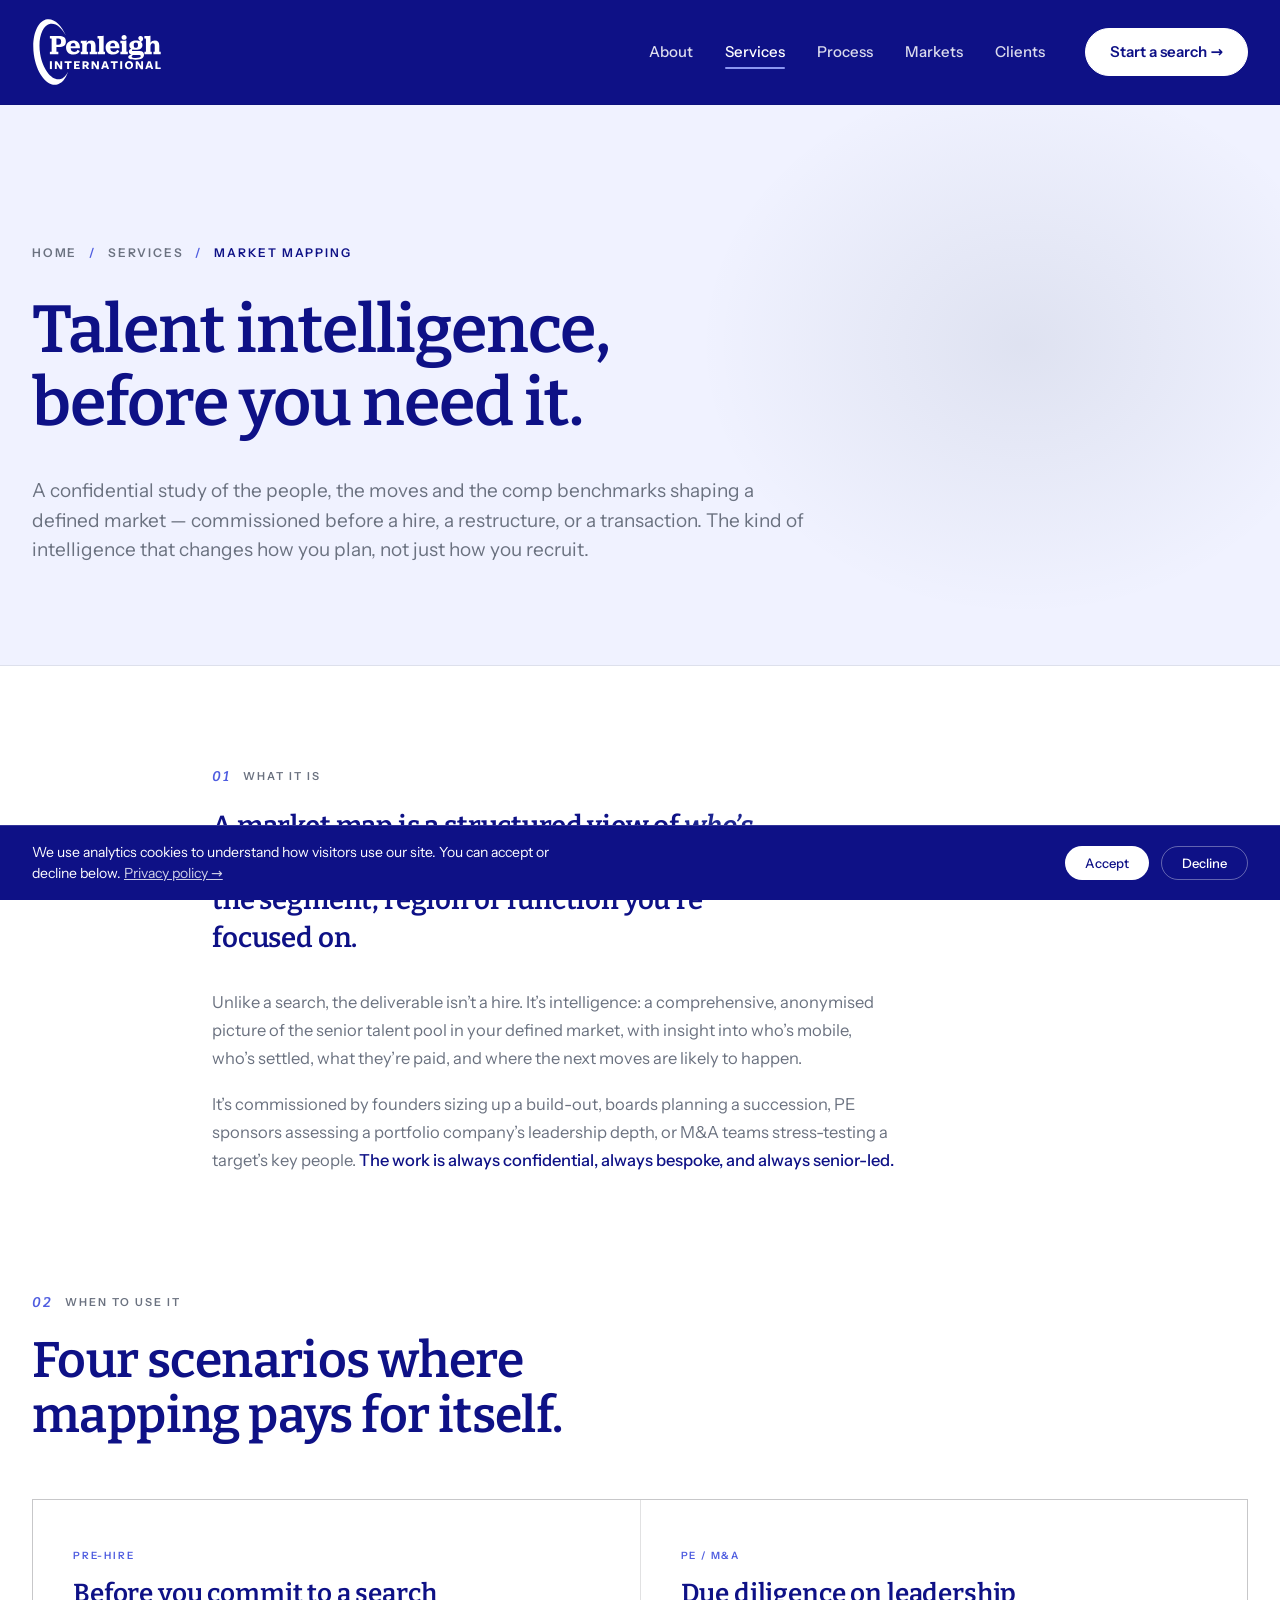
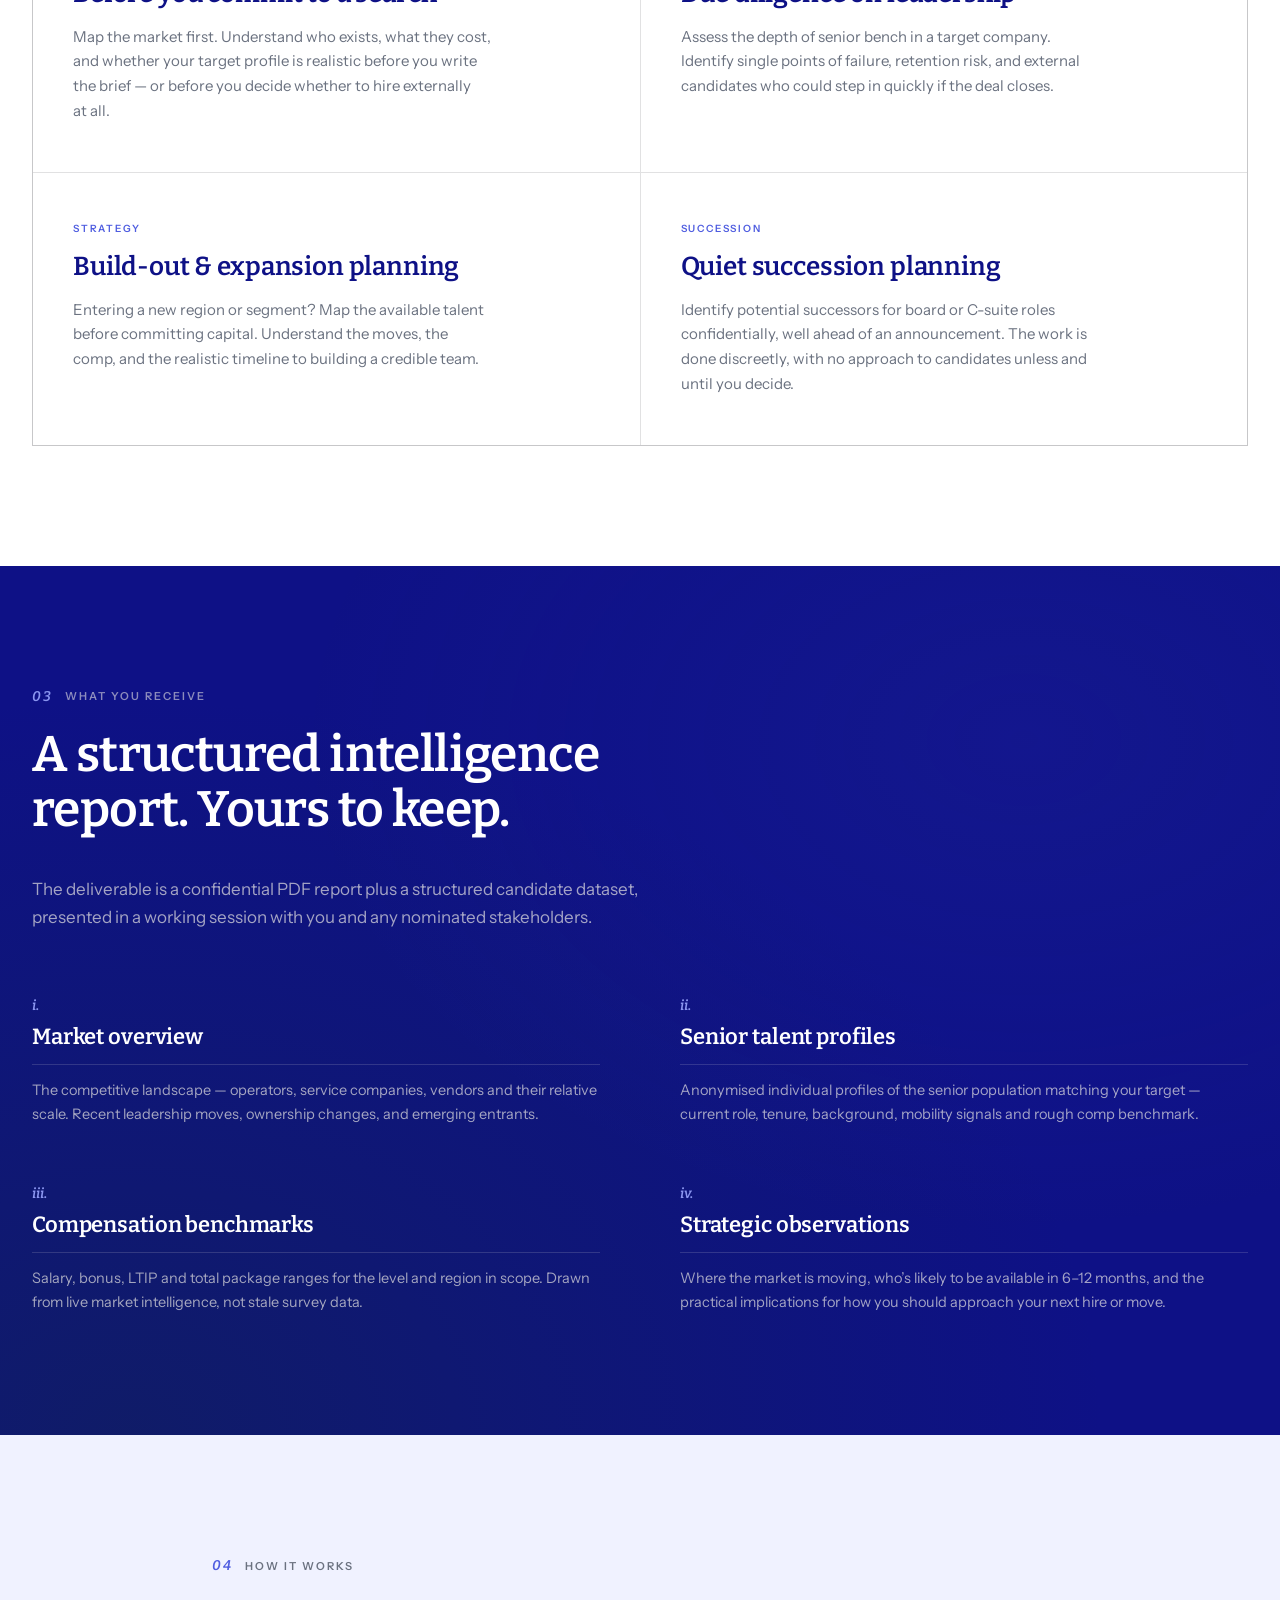
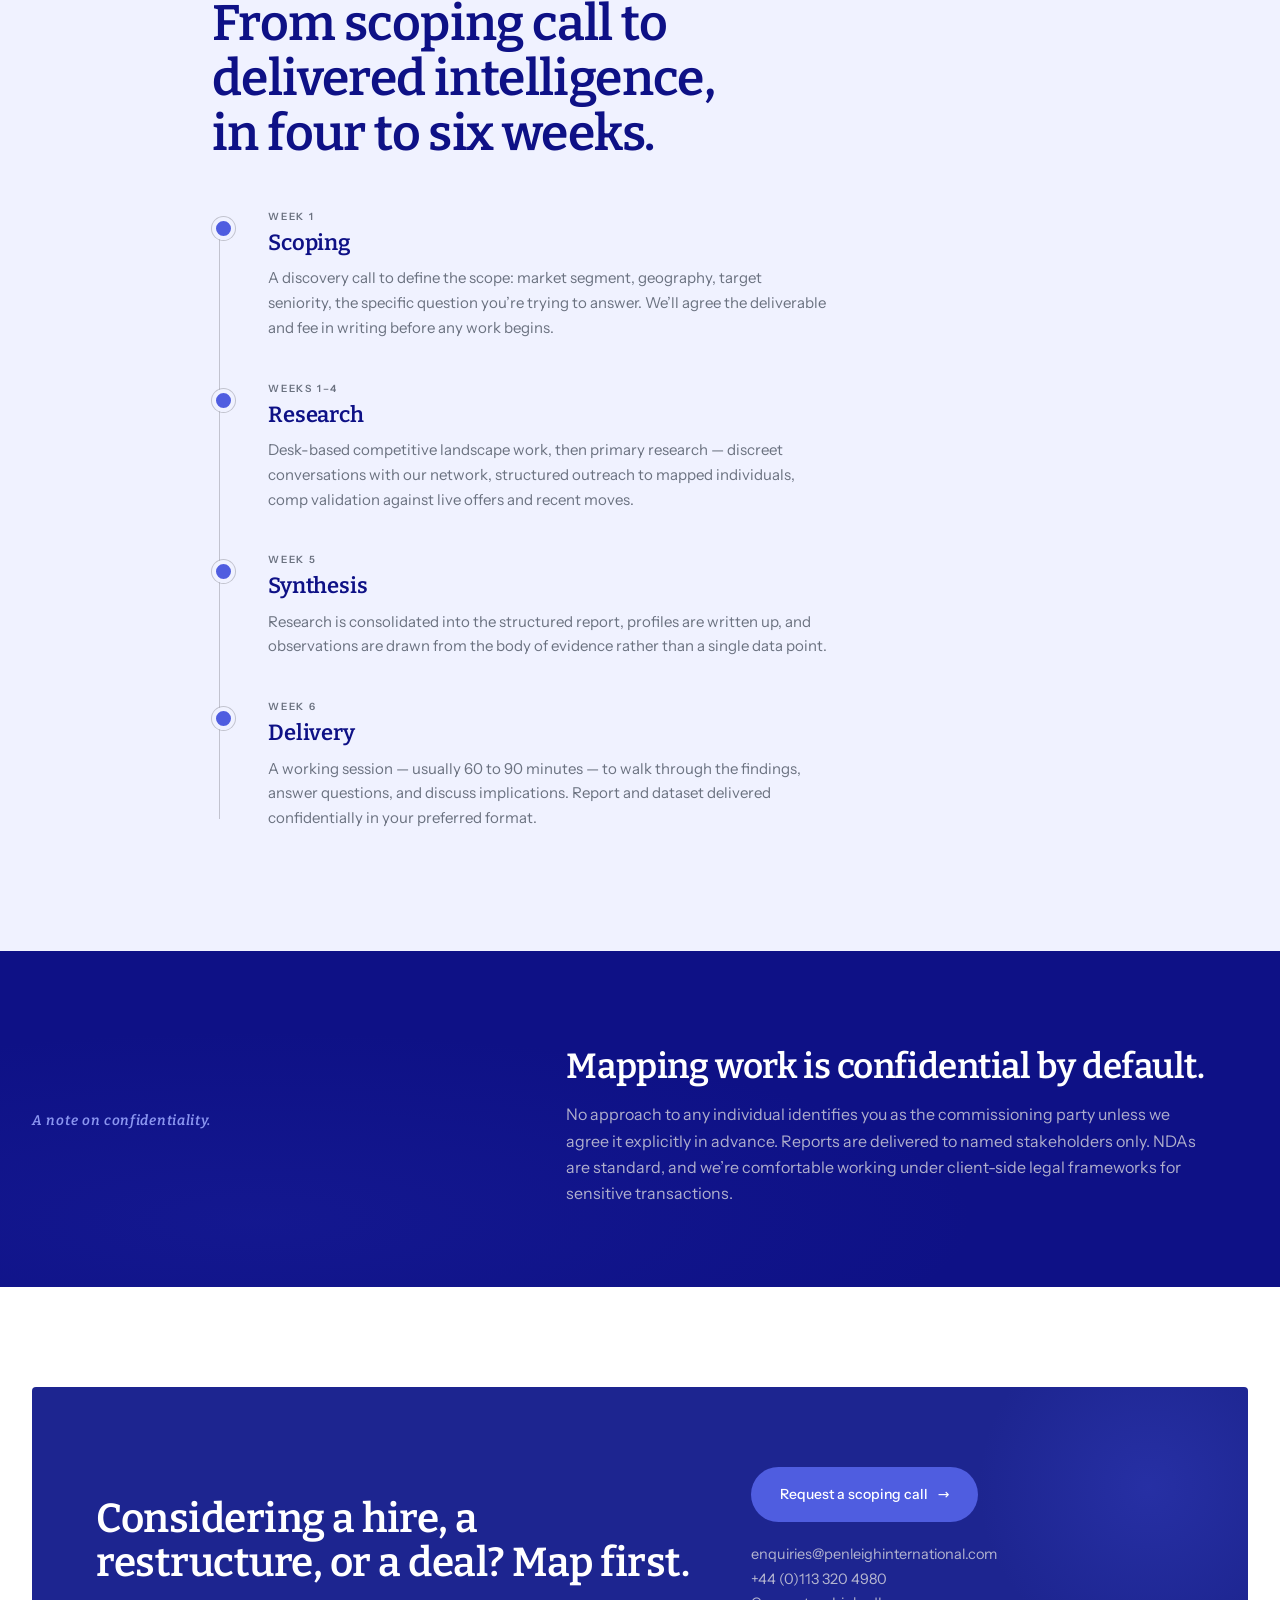
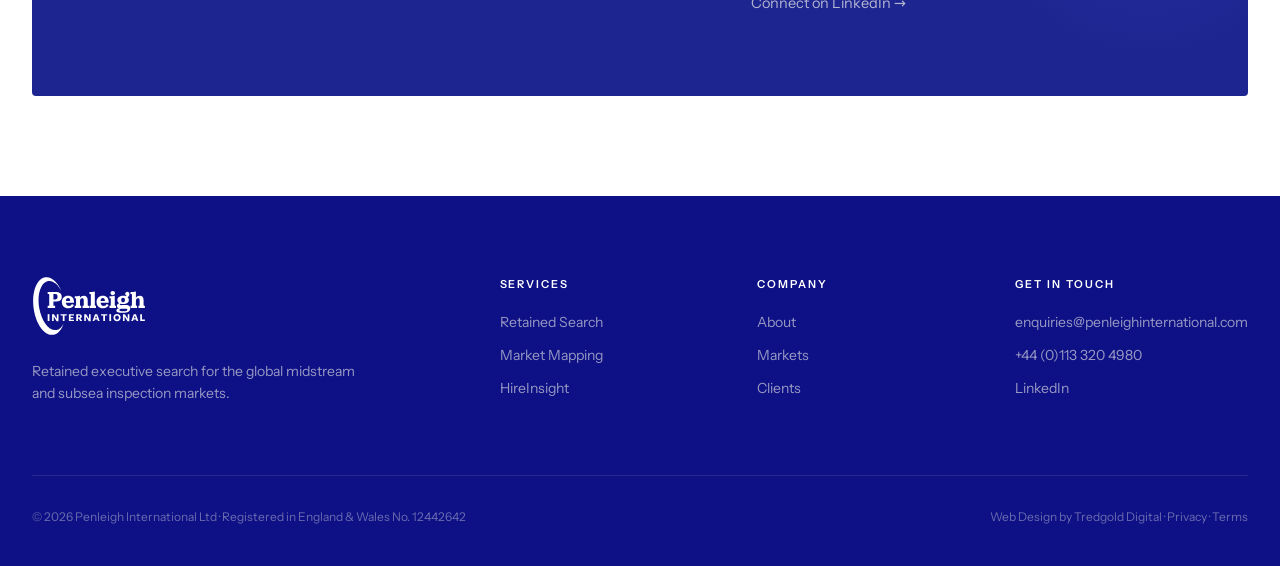
<file: market-mapping.html>
<!DOCTYPE html>
<html lang="en">
<head>
<meta charset="UTF-8" />
<meta name="viewport" content="width=device-width, initial-scale=1.0" />
<title>Market Mapping · Penleigh International</title>
<meta name="description" content="Confidential talent intelligence for the midstream and subsea industries. Used by founders, boards and PE investors for hires, restructures and acquisitions." />

<!-- Favicon -->
<link rel="icon" type="image/svg+xml" href="/assets/favicon.svg">
<link rel="icon" type="image/png" sizes="32x32" href="/assets/favicon-32.png">
<link rel="icon" href="/assets/favicon.ico">
<link rel="apple-touch-icon" sizes="180x180" href="/assets/apple-touch-icon.png">
<link rel="manifest" href="/site.webmanifest">
<meta name="theme-color" content="#0e1186">

<!-- Open Graph -->
<meta property="og:type" content="website">
<meta property="og:url" content="https://www.penleighinternational.com/market-mapping">
<meta property="og:title" content="Market Mapping · Penleigh International">
<meta property="og:description" content="Talent intelligence, before you need it. Confidential market mapping for founders, boards and PE investors planning a hire, restructure, or transaction.">
<meta property="og:image" content="https://www.penleighinternational.com/assets/og-image.png">
<meta property="og:image:width" content="1200">
<meta property="og:image:height" content="630">
<meta property="og:site_name" content="Penleigh International">

<!-- Twitter / X -->
<meta name="twitter:card" content="summary_large_image">
<meta name="twitter:title" content="Market Mapping · Penleigh International">
<meta name="twitter:description" content="Talent intelligence, before you need it. Confidential market mapping for founders, boards and PE investors planning a hire, restructure, or transaction.">
<meta name="twitter:image" content="https://www.penleighinternational.com/assets/og-image.png">
<link rel="preload" href="/assets/fonts/bitter-latin-600-normal.woff2" as="font" type="font/woff2" crossorigin>
<link rel="preload" href="/assets/fonts/instrument-sans-latin-wght-normal.woff2" as="font" type="font/woff2" crossorigin>
<link rel="stylesheet" href="/assets/fonts/fonts.css">
<style>
  button, input, select, textarea { font-family: inherit; }
  h1, h2, h3, h4 { text-wrap: balance; }
  p { text-wrap: pretty; }
  .nobr { white-space: nowrap; }
  :root {
    --ink: #0e1186;           /* brand blue — replaces black */
    --paper: #ffffff;         /* clean white */
    --paper-warm: #f0f2ff;   /* very light blue tint — replaces cream */
    --navy: #1d2590;          /* brand blue mid */
    --navy-deep: #0e1186;     /* brand blue deep */
    --steel: #6b7280;         /* neutral grey for body text */
    --rule: #1d2590;
    --amber: #4f5de0;         /* light blue accent — replaces amber */
    --amber-soft: #8b96f0;
    --nav-h: 104px;           /* nav bar height (shrinks to 76px on scroll) */
    --nav-logo-h: 68px;
  }
  @media (max-width: 720px) { :root { --nav-h: 76px; --nav-logo-h: 50px; } }
  /* Keep in-page anchor targets clear of the fixed nav */
  [id] { scroll-margin-top: calc(var(--nav-h) + 24px); }
  * { box-sizing: border-box; margin: 0; padding: 0; }
  html { scroll-behavior: smooth; }
  body {
    font-family: var(--font-body);
    color: var(--ink);
    background: var(--paper);
    font-size: 16px;
    line-height: 1.5;
    -webkit-font-smoothing: antialiased;
    overflow-x: hidden;
  }
  a { color: inherit; text-decoration: none; }
  img { max-width: 100%; display: block; }
  .container { width: 100%; max-width: 1280px; margin: 0 auto; padding: 0 32px; }
  .container--narrow { max-width: 920px; }
  @media (max-width: 720px) { .container { padding: 0 20px; } }

  /* NAV */
  nav.top {
    position: fixed; top: 0; left: 0; right: 0; z-index: 100;
    padding: 0;
    background: var(--ink);
    backdrop-filter: blur(12px);
    -webkit-backdrop-filter: blur(12px);
    border-bottom: 1px solid rgba(10, 13, 16, 0.08);
  }
  nav.top .row { display: flex; align-items: center; justify-content: space-between; height: var(--nav-h); transition: height 0.3s ease; }
  .nav-logo { display: flex; align-items: center; gap: 12px; }
  .nav-logo img { height: var(--nav-logo-h); width: auto; transition: height 0.3s ease; }
  /* Compact state, toggled by the scroll listener in the nav script (desktop only) */
  @media (min-width: 721px) { nav.top.scrolled { --nav-h: 76px; --nav-logo-h: 46px; } }
  .nav-links { display: flex; gap: 32px; align-items: center; font-size: 15px; font-weight: 500; }
  .nav-links a:not(.nav-cta) {
    position: relative; padding: 6px 0;
    color: rgba(255,255,255,0.85); transition: color 0.2s;
  }
  /* Underline slides in on hover; stays on the current page's link */
  .nav-links a:not(.nav-cta)::after {
    content: ''; position: absolute; left: 0; right: 0; bottom: 0; height: 2px;
    background: var(--amber-soft); border-radius: 2px;
    transform: scaleX(0); transform-origin: left; transition: transform 0.25s ease;
  }
  .nav-links a:not(.nav-cta):hover, .nav-links a.active:not(.nav-cta) { color: var(--paper); }
  .nav-links a:not(.nav-cta):hover::after, .nav-links a.active:not(.nav-cta)::after { transform: scaleX(1); }
  /* Primary CTA: the only solid white shape in the bar */
  .nav-cta {
    margin-left: 8px;
    background: var(--paper); color: var(--ink);
    border: 1px solid var(--paper);
    padding: 12px 24px;
    border-radius: 999px;
    font-weight: 600;
    transition: background 0.2s, color 0.2s, border-color 0.2s, transform 0.2s;
  }
  .nav-cta:hover { background: var(--amber); border-color: var(--amber); color: var(--paper); transform: translateY(-1px); }
  .nav-hamburger { display: none; }
  @media (max-width: 720px) {
    .nav-links { display: none; }
    .nav-hamburger {
      display: flex; flex-direction: column; justify-content: center; gap: 5px;
      background: none; border: none; cursor: pointer; padding: 4px;
    }
    .nav-hamburger span {
      display: block; width: 22px; height: 2px;
      background: var(--paper); border-radius: 2px;
      transition: transform 0.2s, opacity 0.2s;
    }
    .nav-hamburger.open span:nth-child(1) { transform: translateY(7px) rotate(45deg); }
    .nav-hamburger.open span:nth-child(2) { opacity: 0; }
    .nav-hamburger.open span:nth-child(3) { transform: translateY(-7px) rotate(-45deg); }
    .nav-mobile-menu {
      display: none; flex-direction: column;
      position: fixed; top: var(--nav-h); left: 0; right: 0; z-index: 99;
      background: var(--ink); border-top: 1px solid rgba(255,255,255,0.1);
      padding: 8px 24px 24px;
    }
    .nav-mobile-menu.open { display: flex; }
    .nav-mobile-menu a {
      color: var(--paper); opacity: 0.85; padding: 14px 0;
      font-size: 16px; font-weight: 500; text-decoration: none;
      border-bottom: 1px solid rgba(255,255,255,0.08);
      transition: opacity 0.2s;
    }
    .nav-mobile-menu a:last-child { border-bottom: none; margin-top: 20px; }
    .nav-mobile-menu a:hover { opacity: 1; }
    .nav-mobile-menu .nav-cta {
      display: block; text-align: center; opacity: 1;
      margin-left: 0;
      background: var(--paper); color: var(--ink);
      border: 1px solid var(--paper);
      padding: 14px 20px; font-weight: 600;
    }
    .nav-mobile-menu .nav-cta:hover { background: var(--amber); border-color: var(--amber); color: var(--paper); }
  }

  /* PAGE HERO — quieter than retained search */
  .page-hero {
    background: var(--paper-warm);
    color: var(--ink);
    padding: calc(var(--nav-h) + 116px) 0 100px;
    position: relative;
    overflow: hidden;
    border-bottom: 1px solid rgba(10,13,16,0.08);
  }
  .page-hero::before {
    content: '';
    position: absolute; top: 0; right: -10%;
    width: 60%; height: 100%;
    background-image: radial-gradient(ellipse at center, rgba(17,38,74,0.08), transparent 60%);
    pointer-events: none;
  }
  .page-hero .container { position: relative; z-index: 2; }
  .breadcrumb {
    font-size: 12px;
    letter-spacing: 0.15em;
    text-transform: uppercase;
    color: var(--steel);
    margin-bottom: 32px;
    display: flex;
    gap: 12px;
    align-items: center;
    font-weight: 600;
  }
  .breadcrumb a:hover { color: var(--ink); }
  .breadcrumb .sep { color: var(--amber); }
  .page-hero h1 {
    font-family: var(--font-heading);
    font-weight: 600;
    font-size: clamp(38.3px, 5.2vw, 73.1px);
    line-height: 1.1;
    letter-spacing: -0.015em;
    margin-bottom: 36px;
    max-width: 18ch;
  }
  .page-hero h1 em { font-style: italic; color: var(--navy); }
  .page-hero .lede {
    font-size: 19px;
    line-height: 1.55;
    color: var(--steel);
    max-width: 60ch;
  }

  section { padding: 120px 0; }
  @media (max-width: 720px) { section { padding: 72px 0; } }

  .section-eyebrow {
    font-family: var(--font-body);
    font-size: 11px;
    font-weight: 600;
    letter-spacing: 0.18em;
    text-transform: uppercase;
    color: var(--steel);
    margin-bottom: 20px;
    display: flex;
    align-items: center;
    gap: 12px;
  }
  .section-eyebrow .num {
    font-family: var(--font-heading); font-style: italic; font-size: 14px; color: var(--amber);
    font-weight: 600;
  }
  .section-title {
    font-family: var(--font-heading);
    font-weight: 600;
    font-size: clamp(29.4px, 3.9vw, 51.5px);
    line-height: 1.1;
    letter-spacing: -0.012em;
    margin-bottom: 40px;
    max-width: 22ch;
  }
  .section-title em { font-style: italic; color: var(--navy); }

  .lead-text {
    font-family: var(--font-heading);
    font-size: clamp(20.2px, 2.2vw, 27.6px);
    line-height: 1.35;
    font-weight: 600;
    letter-spacing: -0.006em;
    margin-bottom: 32px;
    max-width: 32ch;
  }
  .lead-text em { color: var(--navy); font-style: italic; }
  .body-text { color: var(--steel); font-size: 16.5px; line-height: 1.7; max-width: 62ch; }
  .body-text p { margin-bottom: 18px; }
  .body-text strong { color: var(--ink); font-weight: 500; }

  /* USE CASES */
  .usecases {
    display: grid;
    grid-template-columns: repeat(2, 1fr);
    gap: 1px;
    background: rgba(10,13,16,0.12);
    border: 1px solid rgba(10,13,16,0.12);
    margin-top: 32px;
  }
  @media (max-width: 720px) { .usecases { grid-template-columns: 1fr; } }
  .usecase {
    background: var(--paper);
    padding: 48px 40px;
    transition: background 0.2s;
  }
  .usecase:hover { background: var(--paper-warm); }
  .usecase-tag {
    font-size: 10px;
    letter-spacing: 0.18em;
    text-transform: uppercase;
    color: var(--amber);
    margin-bottom: 16px;
    display: block;
    font-weight: 600;
  }
  .usecase h3 {
    font-family: var(--font-heading);
    font-weight: 600;
    font-size: 26px;
    line-height: 1.15;
    letter-spacing: -0.006em;
    margin-bottom: 16px;
  }
  .usecase p {
    font-size: 15px;
    line-height: 1.65;
    color: var(--steel);
    max-width: 42ch;
  }

  /* DELIVERABLES */
  .deliv {
    background: var(--ink);
    color: var(--paper);
    position: relative;
    overflow: hidden;
  }
  .deliv::before {
    content: '';
    position: absolute; inset: 0;
    background-image:
      radial-gradient(ellipse at 80% 20%, rgba(60,72,210,0.1), transparent 50%),
      radial-gradient(ellipse at 10% 100%, rgba(17,38,74,0.5), transparent 60%);
    pointer-events: none;
  }
  .deliv .container { position: relative; z-index: 2; }
  .deliv .section-eyebrow { color: rgba(244,241,234,0.55); }
  .deliv .section-eyebrow .num { color: var(--amber-soft); }
  .deliv .section-title { color: var(--paper); }
  .deliv .section-title em { color: var(--amber-soft); }
  .deliv-intro { color: rgba(244,241,234,0.65); max-width: 56ch; margin-bottom: 64px; font-size: 17px; line-height: 1.6; }
  .deliv-grid {
    display: grid;
    grid-template-columns: repeat(2, 1fr);
    gap: 56px 80px;
  }
  @media (max-width: 720px) { .deliv-grid { grid-template-columns: 1fr; gap: 40px; } }
  .deliv-item { padding-left: 0; }
  .deliv-item-num {
    font-family: var(--font-heading);
    font-style: italic;
    font-size: 14px;
    color: var(--amber-soft);
    margin-bottom: 8px;
    font-weight: 600;
  }
  .deliv-item h4 {
    font-family: var(--font-heading);
    font-weight: 600;
    font-size: 22px;
    line-height: 1.2;
    margin-bottom: 14px;
    letter-spacing: -0.006em;
    padding-bottom: 14px;
    border-bottom: 1px solid rgba(244,241,234,0.15);
  }
  .deliv-item p {
    font-size: 14.5px;
    line-height: 1.65;
    color: rgba(244,241,234,0.65);
  }

  /* PROCESS / TIMELINE */
  .process { background: var(--paper-warm); }
  .process .lead-text em { color: var(--navy); }
  .timeline {
    margin-top: 48px;
    position: relative;
  }
  .timeline::before {
    content: '';
    position: absolute;
    left: 7px; top: 12px; bottom: 12px;
    width: 1px;
    background: rgba(10,13,16,0.2);
  }
  .timeline-item {
    position: relative;
    padding-left: 56px;
    padding-bottom: 40px;
  }
  .timeline-item:last-child { padding-bottom: 0; }
  .timeline-item::before {
    content: '';
    position: absolute;
    left: 0; top: 8px;
    width: 15px; height: 15px;
    border-radius: 50%;
    background: var(--amber);
    border: 4px solid var(--paper-warm);
    box-shadow: 0 0 0 1px rgba(10,13,16,0.2);
  }
  .timeline-tag {
    font-size: 10px;
    letter-spacing: 0.18em;
    text-transform: uppercase;
    color: var(--steel);
    margin-bottom: 6px;
    font-weight: 600;
  }
  .timeline-item h4 {
    font-family: var(--font-heading);
    font-weight: 600;
    font-size: 22px;
    line-height: 1.2;
    margin-bottom: 10px;
    letter-spacing: -0.006em;
  }
  .timeline-item p {
    color: var(--steel);
    font-size: 15px;
    line-height: 1.65;
    max-width: 56ch;
  }

  /* CONFIDENTIALITY CALLOUT */
  .conf {
    background: var(--navy-deep);
    color: var(--paper);
    padding: 80px 0;
    position: relative;
    overflow: hidden;
  }
  .conf::before {
    content: '';
    position: absolute; inset: 0;
    background-image: radial-gradient(ellipse at 20% 80%, rgba(60,72,210,0.12), transparent 50%);
    pointer-events: none;
  }
  .conf .container { position: relative; z-index: 2; }
  .conf-grid {
    display: grid;
    grid-template-columns: 1fr 1.5fr;
    gap: 80px;
    align-items: center;
  }
  @media (max-width: 720px) { .conf-grid { grid-template-columns: 1fr; gap: 32px; } }
  .conf-mark {
    font-family: var(--font-heading);
    font-style: italic;
    font-size: 14px;
    color: var(--amber-soft);
    letter-spacing: 0.05em;
    font-weight: 600;
  }
  .conf h3 {
    font-family: var(--font-heading);
    font-weight: 600;
    font-size: clamp(23.9px, 2.8vw, 35px);
    line-height: 1.1;
    margin-top: 16px;
    letter-spacing: -0.012em;
  }
  .conf h3 em { font-style: italic; color: var(--amber-soft); }
  .conf p {
    color: rgba(244,241,234,0.7);
    font-size: 16px;
    line-height: 1.65;
    max-width: 60ch;
  }

  /* CTA */
  .cta { background: var(--paper); padding: 100px 0; }
  .cta-card {
    background: var(--navy);
    color: var(--paper);
    padding: 80px 64px;
    border-radius: 4px;
    display: grid;
    grid-template-columns: 7fr 5fr;
    gap: 48px;
    align-items: center;
    position: relative;
    overflow: hidden;
  }
  .cta-card::before {
    content: '';
    position: absolute;
    top: -100px; right: -100px;
    width: 400px; height: 400px;
    border-radius: 50%;
    background: radial-gradient(circle, rgba(60,72,210,0.3), transparent 60%);
    pointer-events: none;
  }
  @media (max-width: 960px) {
    .cta-card { grid-template-columns: 1fr; padding: 56px 40px; gap: 32px; }
  }
  .cta-card h2 {
    font-family: var(--font-heading);
    font-weight: 600;
    font-size: clamp(27.6px, 3.2vw, 40.5px);
    line-height: 1.1;
    letter-spacing: -0.012em;
    position: relative;
    z-index: 1;
  }
  .cta-card h2 em { color: var(--amber-soft); font-style: italic; }
  .cta-card-right {
    display: flex; flex-direction: column; gap: 20px;
    position: relative; z-index: 1;
  }
  .cta-card-right .meta { color: rgba(244,241,234,0.7); font-size: 14.5px; line-height: 1.7; }
  .cta-card-right .meta a:hover { color: var(--amber-soft); }
  .btn {
    display: inline-flex;
    align-items: center;
    gap: 10px;
    padding: 16px 28px;
    border-radius: 999px;
    font-size: 14px;
    font-weight: 500;
    transition: all 0.2s;
    cursor: pointer;
    border: 1px solid transparent;
  }
  .btn-primary { background: var(--amber); color: var(--paper); }
  .btn-primary:hover { background: var(--amber-soft); transform: translateY(-1px); }
  .btn .arrow { display: inline-block; transition: transform 0.2s; }
  .btn:hover .arrow { transform: translateX(3px); }

  /* FOOTER */
  footer { background: var(--ink); color: rgba(244,241,234,0.6); padding: 80px 0 40px; }
  .footer-grid { display: grid; grid-template-columns: 2fr 1fr 1fr 1fr; gap: 48px; margin-bottom: 64px; }
  @media (max-width: 720px) { .footer-grid {
    grid-template-columns: 1fr;
    gap: 32px;
  } }
  .footer-brand img { height: 60px; width: auto; margin-bottom: 24px; }
  .footer-brand p { font-size: 14px; line-height: 1.6; max-width: 38ch; }
  .footer-col h6 {
    font-family: var(--font-body); font-size: 11px; letter-spacing: 0.18em; text-transform: uppercase;
    color: var(--paper); margin-bottom: 20px; font-weight: 600;
  }
  .footer-col ul { list-style: none; }
  .footer-col li { margin-bottom: 12px; font-size: 14px; }
  .footer-col a:hover { color: var(--paper); }
  .footer-bottom {
    border-top: 1px solid rgba(244,241,234,0.1);
    padding-top: 32px; display: flex; justify-content: space-between; flex-wrap: wrap;
    gap: 16px; font-size: 12px; color: rgba(244,241,234,0.4);
  }
  .footer-bottom a:hover { color: var(--paper); }

  .reveal { opacity: 0; transform: translateY(20px); transition: opacity 0.8s ease, transform 0.8s ease; }
  .reveal.in { opacity: 1; transform: translateY(0); }

  /* COOKIE BANNER */
  .cookie-banner {
    position: fixed; bottom: 0; left: 0; right: 0; z-index: 1000;
    background: var(--ink); color: var(--paper);
    padding: 16px 32px; display: flex; align-items: center;
    justify-content: space-between; gap: 24px;
    border-top: 1px solid rgba(255,255,255,0.15);
    font-size: 14px; line-height: 1.5;
  }
  .cookie-banner.hidden { display: none; }
  .cookie-banner p { max-width: 60ch; }
  .cookie-banner a { text-decoration: underline; opacity: 0.8; }
  .cookie-banner a:hover { opacity: 1; }
  .cookie-actions { display: flex; gap: 12px; flex-shrink: 0; }
  .cookie-btn {
    padding: 8px 20px; border-radius: 999px; font-size: 13px; font-weight: 500;
    cursor: pointer; transition: all 0.2s; font-family: var(--font-body);
  }
  .cookie-btn-accept { background: var(--paper); color: var(--ink); border: none; }
  .cookie-btn-accept:hover { opacity: 0.9; }
  .cookie-btn-decline { background: transparent; color: var(--paper); border: 1px solid rgba(255,255,255,0.35); }
  .cookie-btn-decline:hover { border-color: var(--paper); }
  @media (max-width: 720px) {
    .cookie-banner { flex-direction: column; align-items: flex-start; padding: 20px; gap: 16px; }
  }
</style>
</head>
<body>

<nav class="top">
  <div class="container row">
    <a href="index.html" class="nav-logo">
      <img src="/assets/brand/penleigh-primary-white.svg" alt="Penleigh International" />
    </a>
    <div class="nav-links">
      <a href="about.html">About</a>
      <a href="retained-search.html" class="active">Services</a>
      <a href="index.html#process">Process</a>
      <a href="index.html#markets">Markets</a>
      <a href="index.html#clients">Clients</a>
      <a href="contact.html" class="nav-cta">Start a search →</a>
    </div>
    <button class="nav-hamburger" aria-label="Open menu" aria-expanded="false">
      <span></span><span></span><span></span>
    </button>
  </div>
</nav>
<div class="nav-mobile-menu" aria-hidden="true">
  <a href="about.html">About</a>
  <a href="retained-search.html">Services</a>
  <a href="index.html#process">Process</a>
  <a href="index.html#markets">Markets</a>
  <a href="index.html#clients">Clients</a>
  <a href="contact.html" class="nav-cta">Start a search →</a>
</div>

<section class="page-hero">
  <div class="container">
    <div class="breadcrumb">
      <a href="index.html">Home</a>
      <span class="sep">/</span>
      <span>Services</span>
      <span class="sep">/</span>
      <span style="color: var(--ink);">Market Mapping</span>
    </div>
    <h1>Talent intelligence, before you need it.</h1>
    <p class="lede">A confidential study of the people, the moves and the comp benchmarks shaping a defined market — commissioned before a hire, a restructure, or a transaction. The kind of intelligence that changes how you plan, not just how you recruit.</p>
  </div>
</section>

<!-- INTRO -->
<section style="padding: 100px 0;">
  <div class="container container--narrow">
    <div class="section-eyebrow"><span class="num">01</span> What it is</div>
    <p class="lead-text">A market map is a structured view of <em>who&rsquo;s where, doing what, for how much</em> — across the segment, region or function you&rsquo;re focused on.</p>
    <div class="body-text">
      <p>Unlike a search, the deliverable isn&rsquo;t a hire. It&rsquo;s intelligence: a comprehensive, anonymised picture of the senior talent pool in your defined market, with insight into who&rsquo;s mobile, who&rsquo;s settled, what they&rsquo;re paid, and where the next moves are likely to happen.</p>
      <p>It&rsquo;s commissioned by founders sizing up a build-out, boards planning a succession, PE sponsors assessing a portfolio company&rsquo;s leadership depth, or M&amp;A teams stress-testing a target&rsquo;s key people. <strong>The work is always confidential, always bespoke, and always senior-led.</strong></p>
    </div>
  </div>
</section>

<!-- USE CASES -->
<section style="padding-top: 0;">
  <div class="container">
    <div class="container--narrow" style="padding: 0; margin: 0 0 56px;">
      <div class="section-eyebrow"><span class="num">02</span> When to use it</div>
      <h2 class="section-title">Four scenarios where mapping pays for itself.</h2>
    </div>
    <div class="usecases">
      <div class="usecase">
        <span class="usecase-tag">Pre-hire</span>
        <h3>Before you commit to a search</h3>
        <p>Map the market first. Understand who exists, what they cost, and whether your target profile is realistic before you write the brief — or before you decide whether to hire externally at all.</p>
      </div>
      <div class="usecase">
        <span class="usecase-tag">PE / M&amp;A</span>
        <h3>Due diligence on leadership</h3>
        <p>Assess the depth of senior bench in a target company. Identify single points of failure, retention risk, and external candidates who could step in quickly if the deal closes.</p>
      </div>
      <div class="usecase">
        <span class="usecase-tag">Strategy</span>
        <h3>Build-out &amp; expansion planning</h3>
        <p>Entering a new region or segment? Map the available talent before committing capital. Understand the moves, the comp, and the realistic timeline to building a credible team.</p>
      </div>
      <div class="usecase">
        <span class="usecase-tag">Succession</span>
        <h3>Quiet succession planning</h3>
        <p>Identify potential successors for board or C-suite roles confidentially, well ahead of an announcement. The work is done discreetly, with no approach to candidates unless and until you decide.</p>
      </div>
    </div>
  </div>
</section>

<!-- DELIVERABLES -->
<section class="deliv">
  <div class="container">
    <div class="container--narrow" style="padding: 0; margin: 0 0 64px;">
      <div class="section-eyebrow"><span class="num">03</span> What you receive</div>
      <h2 class="section-title">A structured intelligence report. Yours to keep.</h2>
      <p class="deliv-intro">The deliverable is a confidential PDF report plus a structured candidate dataset, presented in a working session with you and any nominated stakeholders.</p>
    </div>
    <div class="deliv-grid">
      <div class="deliv-item">
        <div class="deliv-item-num">i.</div>
        <h4>Market overview</h4>
        <p>The competitive landscape — operators, service companies, vendors and their relative scale. Recent leadership moves, ownership changes, and emerging entrants.</p>
      </div>
      <div class="deliv-item">
        <div class="deliv-item-num">ii.</div>
        <h4>Senior talent profiles</h4>
        <p>Anonymised individual profiles of the senior population matching your target — current role, tenure, background, mobility signals and rough comp benchmark.</p>
      </div>
      <div class="deliv-item">
        <div class="deliv-item-num">iii.</div>
        <h4>Compensation benchmarks</h4>
        <p>Salary, bonus, LTIP and total package ranges for the level and region in scope. Drawn from live market intelligence, not stale survey data.</p>
      </div>
      <div class="deliv-item">
        <div class="deliv-item-num">iv.</div>
        <h4>Strategic observations</h4>
        <p>Where the market is moving, who&rsquo;s likely to be available in 6–12 months, and the practical implications for how you should approach your next hire or move.</p>
      </div>
    </div>
  </div>
</section>

<!-- PROCESS / TIMELINE -->
<section class="process">
  <div class="container container--narrow">
    <div class="section-eyebrow"><span class="num">04</span> How it works</div>
    <h2 class="section-title">From scoping call to delivered intelligence, in four to six weeks.</h2>
    <div class="timeline">
      <div class="timeline-item">
        <div class="timeline-tag">Week 1</div>
        <h4>Scoping</h4>
        <p>A discovery call to define the scope: market segment, geography, target seniority, the specific question you&rsquo;re trying to answer. We&rsquo;ll agree the deliverable and fee in writing before any work begins.</p>
      </div>
      <div class="timeline-item">
        <div class="timeline-tag">Weeks 1–4</div>
        <h4>Research</h4>
        <p>Desk-based competitive landscape work, then primary research — discreet conversations with our network, structured outreach to mapped individuals, comp validation against live offers and recent moves.</p>
      </div>
      <div class="timeline-item">
        <div class="timeline-tag">Week 5</div>
        <h4>Synthesis</h4>
        <p>Research is consolidated into the structured report, profiles are written up, and observations are drawn from the body of evidence rather than a single data point.</p>
      </div>
      <div class="timeline-item">
        <div class="timeline-tag">Week 6</div>
        <h4>Delivery</h4>
        <p>A working session — usually 60 to 90 minutes — to walk through the findings, answer questions, and discuss implications. Report and dataset delivered confidentially in your preferred format.</p>
      </div>
    </div>
  </div>
</section>

<!-- CONFIDENTIALITY CALLOUT -->
<section class="conf">
  <div class="container">
    <div class="conf-grid">
      <div>
        <span class="conf-mark">A note on confidentiality.</span>
      </div>
      <div>
        <h3>Mapping work is confidential by default.</h3>
        <p style="margin-top: 16px;">No approach to any individual identifies you as the commissioning party unless we agree it explicitly in advance. Reports are delivered to named stakeholders only. NDAs are standard, and we&rsquo;re comfortable working under client-side legal frameworks for sensitive transactions.</p>
      </div>
    </div>
  </div>
</section>

<!-- CTA -->
<section class="cta">
  <div class="container">
    <div class="cta-card">
      <div>
        <h2>Considering a hire, a restructure, or a deal? Map first.</h2>
      </div>
      <div class="cta-card-right">
        <a href="/contact.html" class="btn btn-primary" style="align-self: flex-start;">Request a scoping call <span class="arrow">→</span></a>
        <div class="meta">
          <a href="mailto:enquiries@penleighinternational.com">enquiries@penleighinternational.com</a><br/>
          <a href="tel:+441133204980">+44 (0)113 320 4980</a><br/>
          <a href="https://uk.linkedin.com/company/penleighinternational" target="_blank" rel="noopener">Connect on LinkedIn →</a>
        </div>
      </div>
    </div>
  </div>
</section>

<!-- FOOTER -->
<footer>
  <div class="container">
    <div class="footer-grid">
      <div class="footer-brand">
        <img src="/assets/brand/penleigh-primary-white.svg" alt="Penleigh International" />
        <p>Retained executive search for the global midstream and subsea inspection markets.</p>
      </div>
      <div class="footer-col">
        <h6>Services</h6>
        <ul>
          <li><a href="retained-search.html">Retained Search</a></li>
          <li><a href="market-mapping.html">Market Mapping</a></li>
          <li><a href="https://penleigh.hireinsight.io/" target="_blank" rel="noopener">HireInsight</a></li>
        </ul>
      </div>
      <div class="footer-col">
        <h6>Company</h6>
        <ul>
          <li><a href="about.html">About</a></li>
          <li><a href="index.html#markets">Markets</a></li>
          <li><a href="index.html#clients">Clients</a></li>
        </ul>
      </div>
      <div class="footer-col">
        <h6>Get in touch</h6>
        <ul>
          <li><a href="mailto:enquiries@penleighinternational.com">enquiries@penleighinternational.com</a></li>
          <li><a href="tel:+441133204980">+44 (0)113 320 4980</a></li>
          <li><a href="https://uk.linkedin.com/company/penleighinternational" target="_blank" rel="noopener">LinkedIn</a></li>
        </ul>
      </div>
    </div>
    <div class="footer-bottom">
      <span>© <script>document.write(new Date().getFullYear())</script> Penleigh International Ltd · Registered in England &amp; Wales No. 12442642</span>
      <span>Web Design by <a href="https://tredgolddigital.com/">Tredgold Digital</a> · <a href="/privacy.html">Privacy</a> · <a href="/terms.html">Terms</a></span>
    </div>
  </div>
</footer>

<script>
  const io = new IntersectionObserver((entries) => {
    entries.forEach(e => { if (e.isIntersecting) e.target.classList.add('in'); });
  }, { threshold: 0.1 });
  document.querySelectorAll('section > .container > *, .usecase, .deliv-item, .timeline-item').forEach(el => {
    el.classList.add('reveal');
    io.observe(el);
  });
</script>

<script>
  const hamburger = document.querySelector('.nav-hamburger');
  const mobileMenu = document.querySelector('.nav-mobile-menu');
  const navTop = document.querySelector('nav.top');
  const onNavScroll = () => navTop.classList.toggle('scrolled', window.scrollY > 80);
  onNavScroll();
  window.addEventListener('scroll', onNavScroll, { passive: true });
  hamburger.addEventListener('click', () => {
    const open = mobileMenu.classList.toggle('open');
    hamburger.classList.toggle('open', open);
    hamburger.setAttribute('aria-expanded', open);
    mobileMenu.setAttribute('aria-hidden', !open);
  });
  mobileMenu.querySelectorAll('a').forEach(a => {
    a.addEventListener('click', () => {
      mobileMenu.classList.remove('open');
      hamburger.classList.remove('open');
      hamburger.setAttribute('aria-expanded', false);
      mobileMenu.setAttribute('aria-hidden', true);
    });
  });
</script>
<div id="cookie-banner" class="cookie-banner" role="alertdialog" aria-label="Cookie consent">
  <p>We use analytics cookies to understand how visitors use our site. You can accept or decline below. <a href="/privacy.html">Privacy policy →</a></p>
  <div class="cookie-actions">
    <button id="cookie-accept" class="cookie-btn cookie-btn-accept">Accept</button>
    <button id="cookie-decline" class="cookie-btn cookie-btn-decline">Decline</button>
  </div>
</div>
<script>
  (function() {
    const KEY = 'pi_cookie_consent';
    const banner = document.getElementById('cookie-banner');
    const stored = localStorage.getItem(KEY);
    function loadGtag() {
      var s = document.createElement('script');
      s.async = true; s.src = 'https://www.googletagmanager.com/gtag/js?id=G-S7HWTWMBGB';
      document.head.appendChild(s);
      window.dataLayer = window.dataLayer || [];
      function gtag(){dataLayer.push(arguments);} window.gtag = gtag;
      gtag('js', new Date()); gtag('config', 'G-S7HWTWMBGB');
    }
    if (stored === 'accepted') { loadGtag(); banner.classList.add('hidden'); }
    else if (stored === 'declined') { banner.classList.add('hidden'); }
    document.getElementById('cookie-accept').addEventListener('click', function() {
      localStorage.setItem(KEY, 'accepted'); banner.classList.add('hidden'); loadGtag();
    });
    document.getElementById('cookie-decline').addEventListener('click', function() {
      localStorage.setItem(KEY, 'declined'); banner.classList.add('hidden');
    });
  })();
</script>
</body>
</html>
</file>
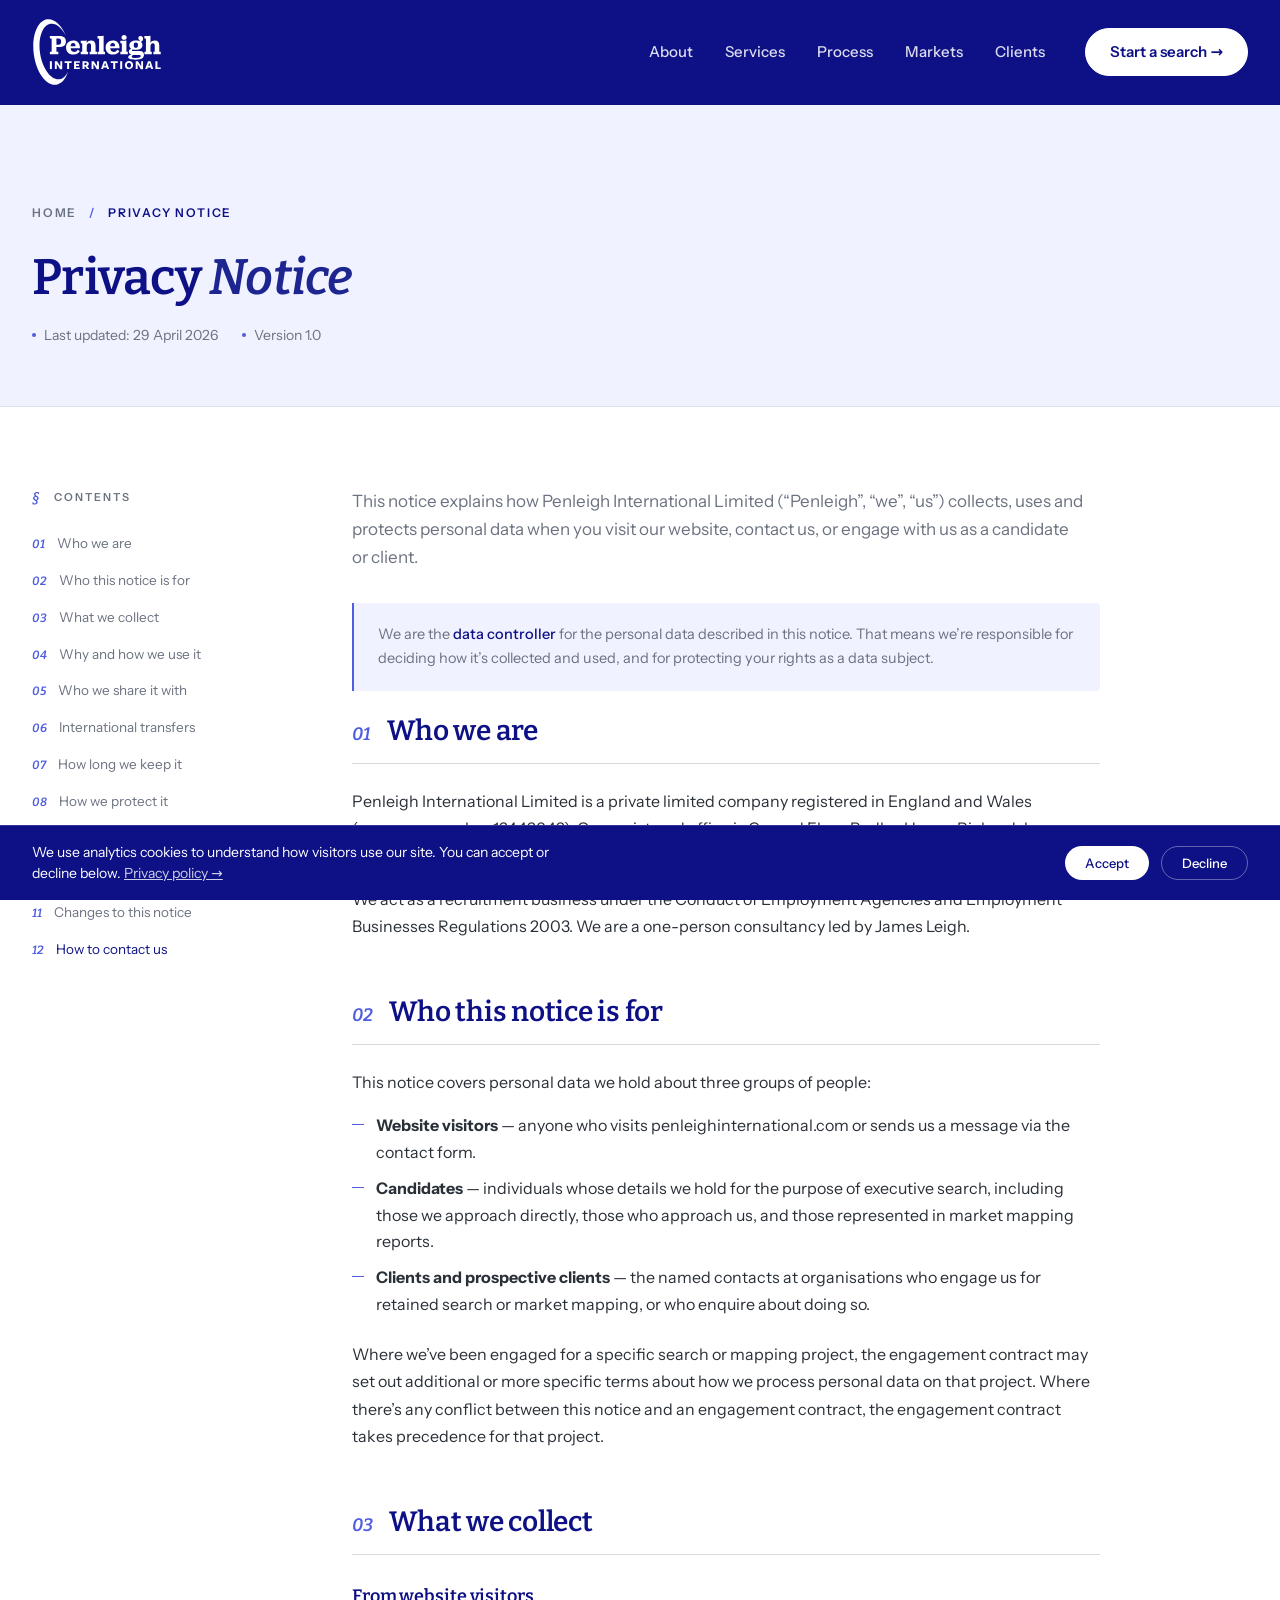
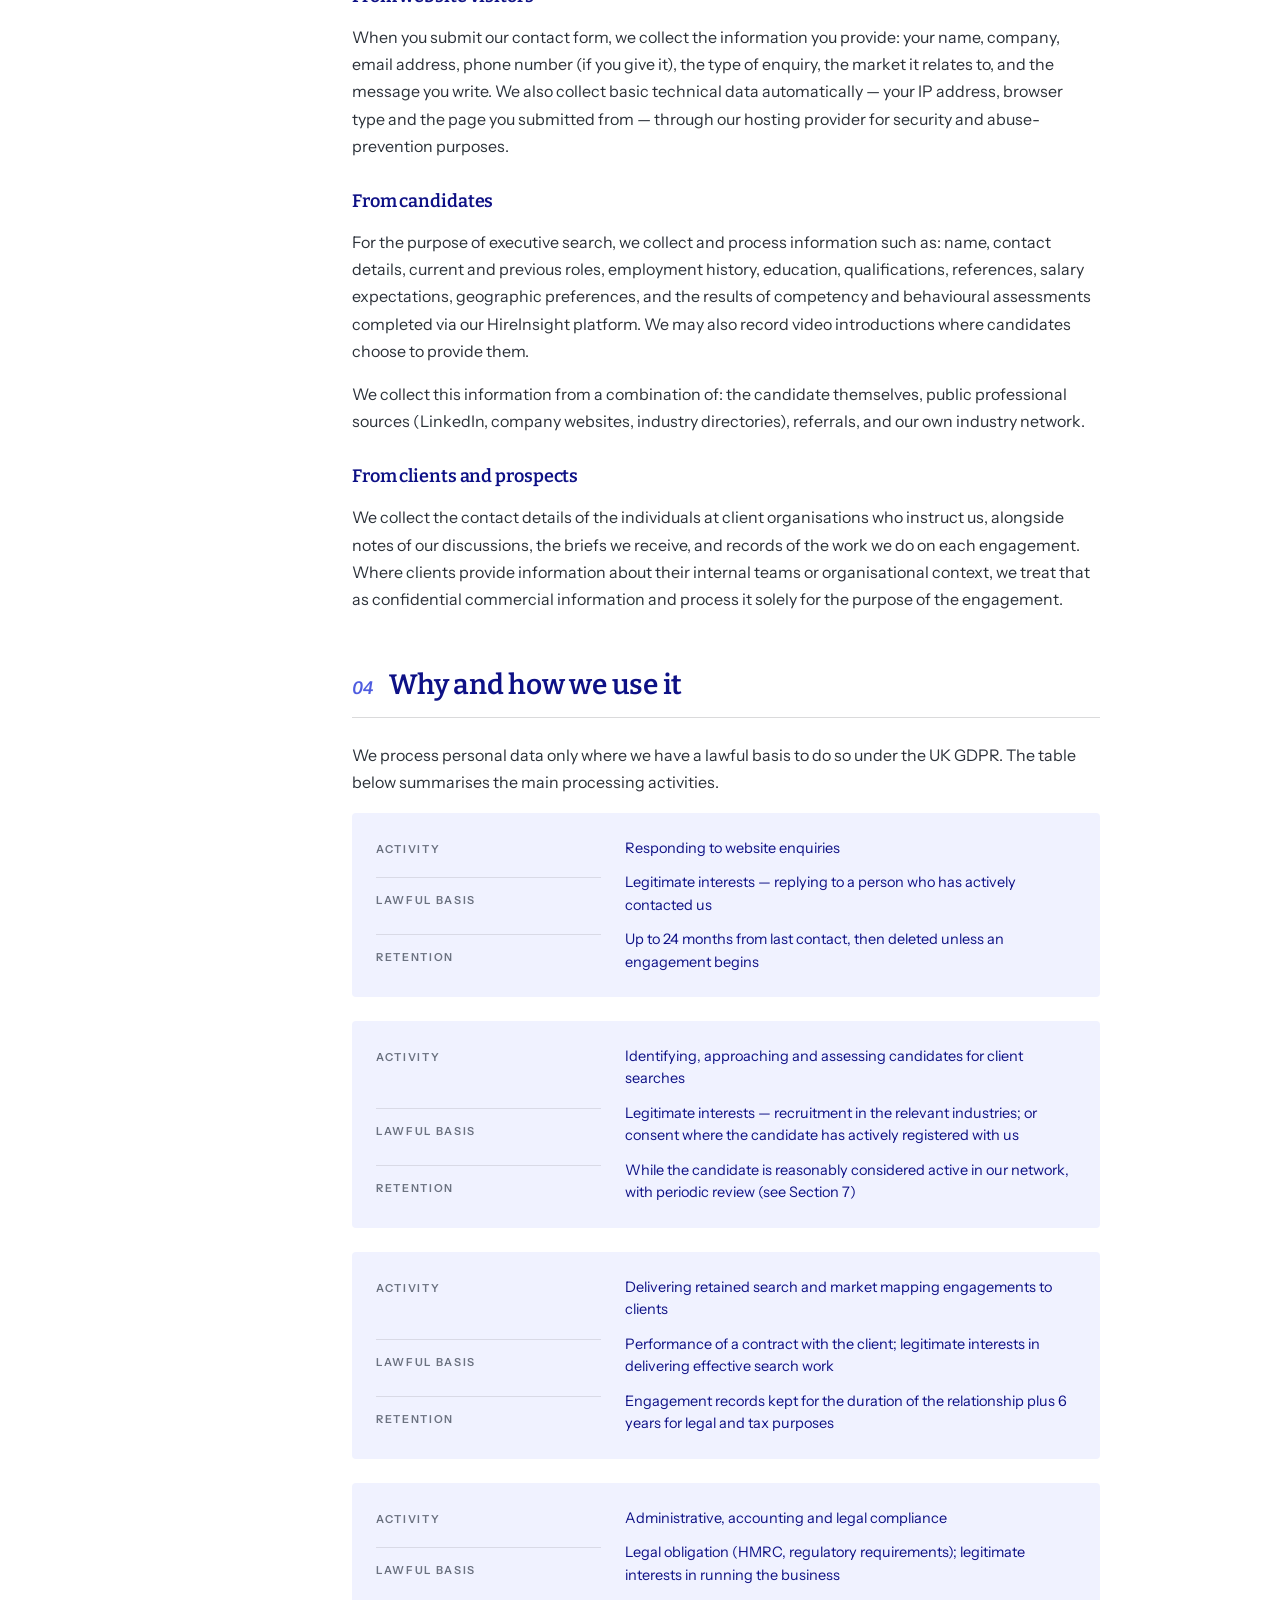
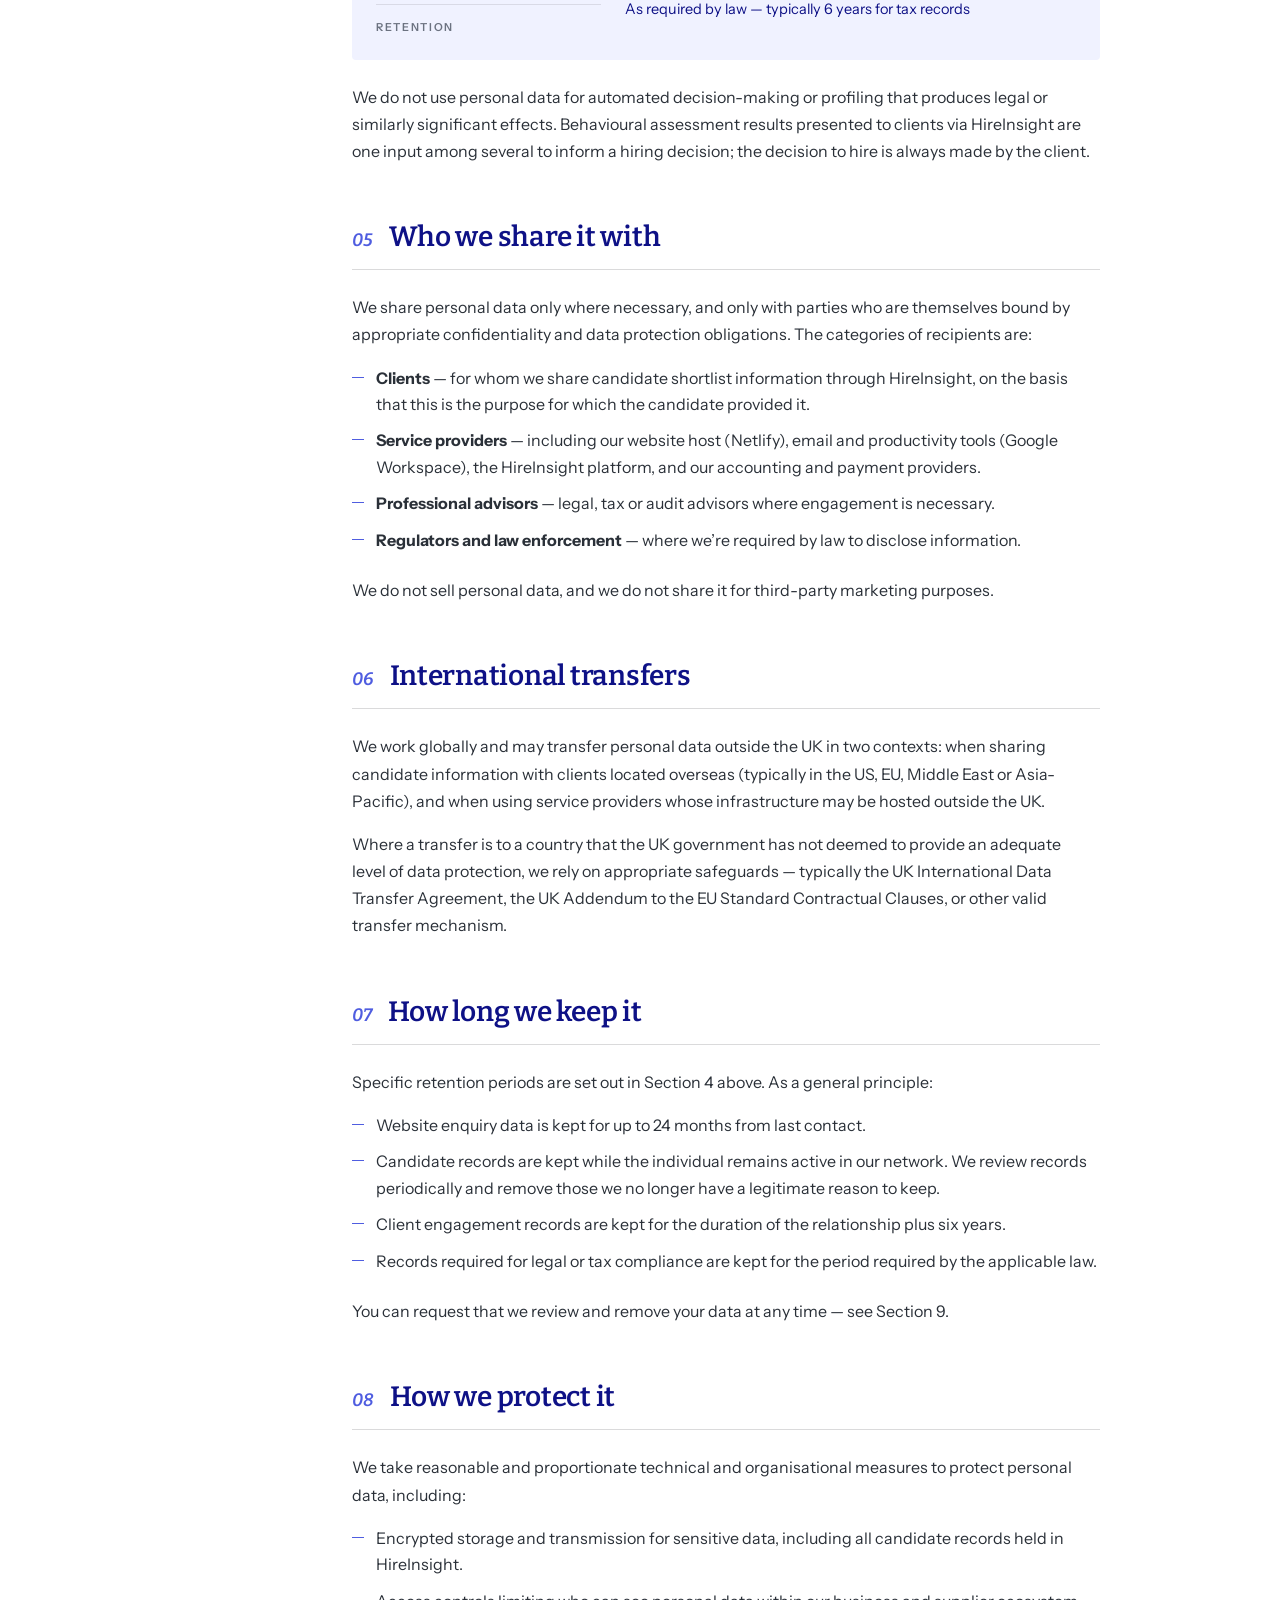
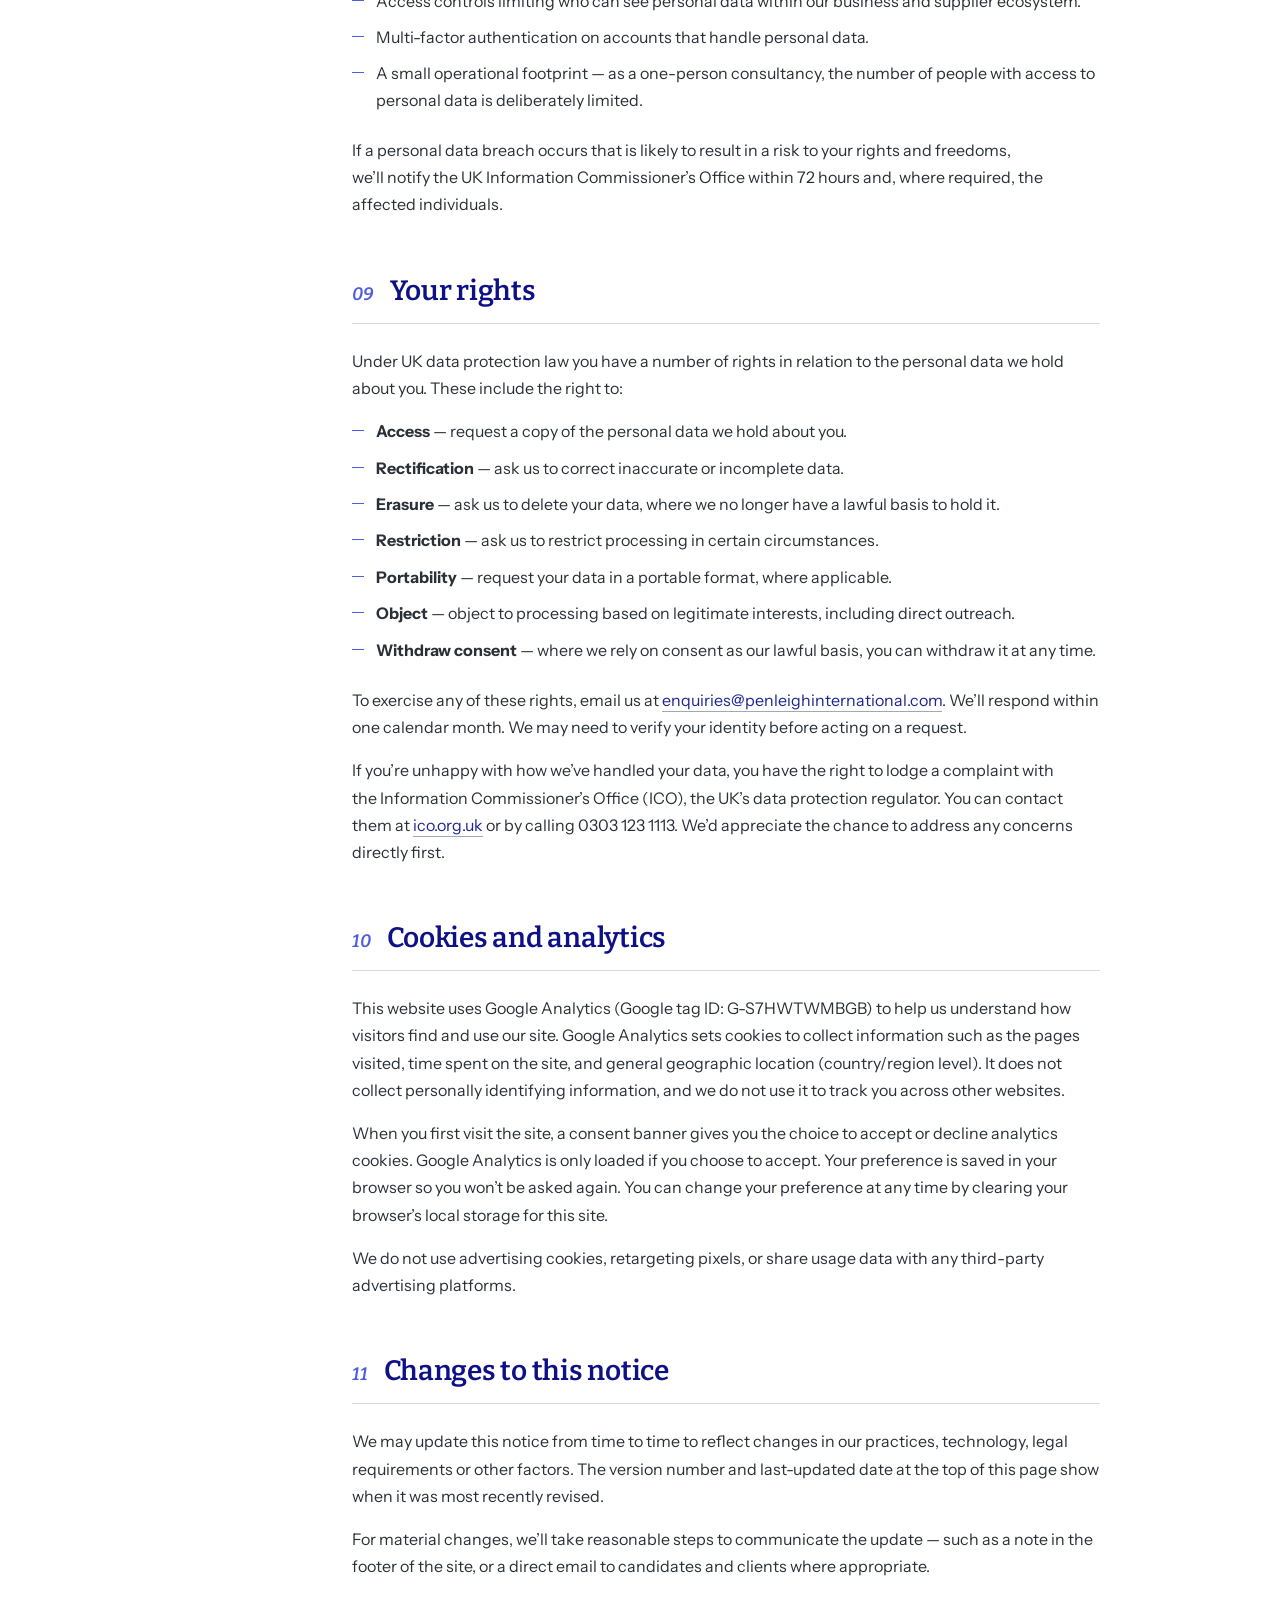
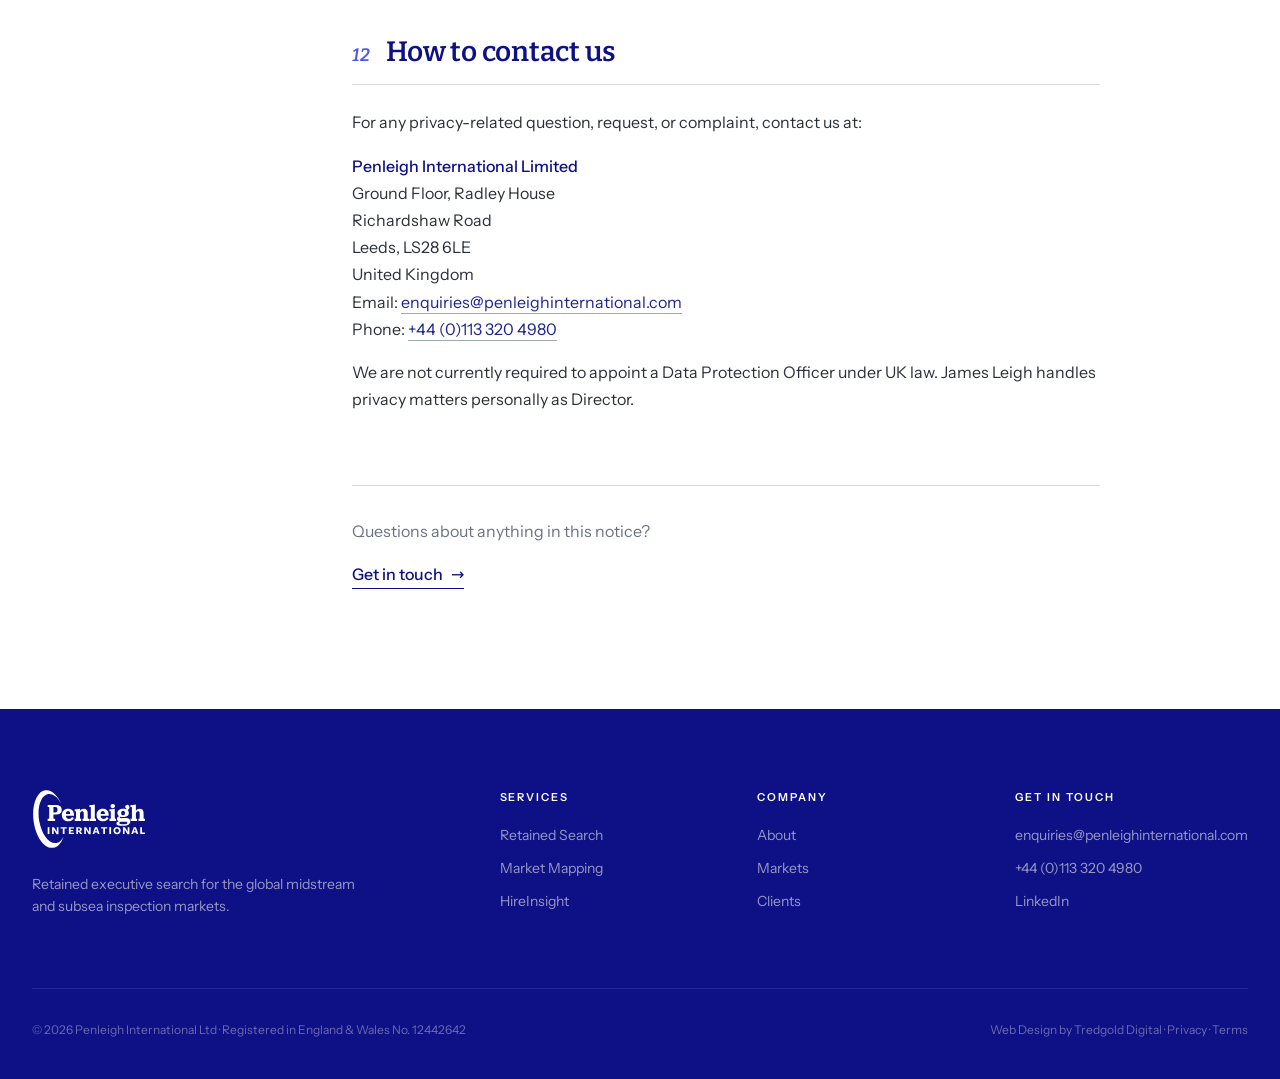
<file: privacy.html>
<!DOCTYPE html>
<html lang="en">
<head>
<meta charset="UTF-8" />
<meta name="viewport" content="width=device-width, initial-scale=1.0" />
<title>Privacy Notice · Penleigh International</title>
<meta name="description" content="How Penleigh International collects, uses and protects personal data. Our privacy notice covering website visitors, candidates and clients." />

<!-- Favicon -->
<link rel="icon" type="image/svg+xml" href="/assets/favicon.svg">
<link rel="icon" type="image/png" sizes="32x32" href="/assets/favicon-32.png">
<link rel="icon" href="/assets/favicon.ico">
<link rel="apple-touch-icon" sizes="180x180" href="/assets/apple-touch-icon.png">
<link rel="manifest" href="/site.webmanifest">
<meta name="theme-color" content="#0e1186">

<!-- Open Graph -->
<meta property="og:type" content="website">
<meta property="og:url" content="https://www.penleighinternational.com/privacy">
<meta property="og:title" content="Privacy Notice · Penleigh International">
<meta property="og:description" content="How Penleigh International collects, uses and protects personal data.">
<meta property="og:image" content="https://www.penleighinternational.com/assets/og-image.png">
<meta property="og:image:width" content="1200">
<meta property="og:image:height" content="630">
<meta property="og:site_name" content="Penleigh International">

<meta name="twitter:card" content="summary_large_image">
<meta name="twitter:title" content="Privacy Notice · Penleigh International">
<meta name="twitter:description" content="How Penleigh International collects, uses and protects personal data.">
<meta name="twitter:image" content="https://www.penleighinternational.com/assets/og-image.png">

<link rel="preload" href="/assets/fonts/bitter-latin-600-normal.woff2" as="font" type="font/woff2" crossorigin>
<link rel="preload" href="/assets/fonts/instrument-sans-latin-wght-normal.woff2" as="font" type="font/woff2" crossorigin>
<link rel="stylesheet" href="/assets/fonts/fonts.css">
<style>
  button, input, select, textarea { font-family: inherit; }
  h1, h2, h3, h4 { text-wrap: balance; }
  p { text-wrap: pretty; }
  .nobr { white-space: nowrap; }
  :root {
    --ink: #0e1186;           /* brand blue — replaces black */
    --paper: #ffffff;         /* clean white */
    --paper-warm: #f0f2ff;   /* very light blue tint — replaces cream */
    --navy: #1d2590;          /* brand blue mid */
    --navy-deep: #0e1186;     /* brand blue deep */
    --steel: #6b7280;         /* neutral grey for body text */
    --rule: #1d2590;
    --amber: #4f5de0;         /* light blue accent — replaces amber */
    --amber-soft: #8b96f0;
    --nav-h: 104px;           /* nav bar height (shrinks to 76px on scroll) */
    --nav-logo-h: 68px;
  }
  @media (max-width: 720px) { :root { --nav-h: 76px; --nav-logo-h: 50px; } }
  /* Keep in-page anchor targets clear of the fixed nav */
  [id] { scroll-margin-top: calc(var(--nav-h) + 24px); }
  * { box-sizing: border-box; margin: 0; padding: 0; }
  html { scroll-behavior: smooth; }
  body {
    font-family: var(--font-body);
    color: var(--ink);
    background: var(--paper);
    font-size: 16px;
    line-height: 1.5;
    -webkit-font-smoothing: antialiased;
    overflow-x: hidden;
  }
  a { color: inherit; text-decoration: none; }
  img { max-width: 100%; display: block; }
  .container { width: 100%; max-width: 1280px; margin: 0 auto; padding: 0 32px; }
  @media (max-width: 720px) { .container { padding: 0 20px; } }

  /* NAV */
  nav.top {
    position: fixed; top: 0; left: 0; right: 0; z-index: 100;
    padding: 0;
    background: var(--ink);
    backdrop-filter: blur(12px);
    -webkit-backdrop-filter: blur(12px);
    border-bottom: 1px solid rgba(10, 13, 16, 0.08);
  }
  nav.top .row { display: flex; align-items: center; justify-content: space-between; height: var(--nav-h); transition: height 0.3s ease; }
  .nav-logo { display: flex; align-items: center; gap: 12px; }
  .nav-logo img { height: var(--nav-logo-h); width: auto; transition: height 0.3s ease; }
  /* Compact state, toggled by the scroll listener in the nav script (desktop only) */
  @media (min-width: 721px) { nav.top.scrolled { --nav-h: 76px; --nav-logo-h: 46px; } }
  .nav-links { display: flex; gap: 32px; align-items: center; font-size: 15px; font-weight: 500; }
  .nav-links a:not(.nav-cta) {
    position: relative; padding: 6px 0;
    color: rgba(255,255,255,0.85); transition: color 0.2s;
  }
  /* Underline slides in on hover; stays on the current page's link */
  .nav-links a:not(.nav-cta)::after {
    content: ''; position: absolute; left: 0; right: 0; bottom: 0; height: 2px;
    background: var(--amber-soft); border-radius: 2px;
    transform: scaleX(0); transform-origin: left; transition: transform 0.25s ease;
  }
  .nav-links a:not(.nav-cta):hover, .nav-links a.active:not(.nav-cta) { color: var(--paper); }
  .nav-links a:not(.nav-cta):hover::after, .nav-links a.active:not(.nav-cta)::after { transform: scaleX(1); }
  /* Primary CTA: the only solid white shape in the bar */
  .nav-cta {
    margin-left: 8px;
    background: var(--paper); color: var(--ink);
    border: 1px solid var(--paper);
    padding: 12px 24px;
    border-radius: 999px;
    font-weight: 600;
    transition: background 0.2s, color 0.2s, border-color 0.2s, transform 0.2s;
  }
  .nav-cta:hover { background: var(--amber); border-color: var(--amber); color: var(--paper); transform: translateY(-1px); }
  .nav-hamburger { display: none; }
  @media (max-width: 720px) {
    .nav-links { display: none; }
    .nav-hamburger {
      display: flex; flex-direction: column; justify-content: center; gap: 5px;
      background: none; border: none; cursor: pointer; padding: 4px;
    }
    .nav-hamburger span {
      display: block; width: 22px; height: 2px;
      background: var(--paper); border-radius: 2px;
      transition: transform 0.2s, opacity 0.2s;
    }
    .nav-hamburger.open span:nth-child(1) { transform: translateY(7px) rotate(45deg); }
    .nav-hamburger.open span:nth-child(2) { opacity: 0; }
    .nav-hamburger.open span:nth-child(3) { transform: translateY(-7px) rotate(-45deg); }
    .nav-mobile-menu {
      display: none; flex-direction: column;
      position: fixed; top: var(--nav-h); left: 0; right: 0; z-index: 99;
      background: var(--ink); border-top: 1px solid rgba(255,255,255,0.1);
      padding: 8px 24px 24px;
    }
    .nav-mobile-menu.open { display: flex; }
    .nav-mobile-menu a {
      color: var(--paper); opacity: 0.85; padding: 14px 0;
      font-size: 16px; font-weight: 500; text-decoration: none;
      border-bottom: 1px solid rgba(255,255,255,0.08);
      transition: opacity 0.2s;
    }
    .nav-mobile-menu a:last-child { border-bottom: none; margin-top: 20px; }
    .nav-mobile-menu a:hover { opacity: 1; }
    .nav-mobile-menu .nav-cta {
      display: block; text-align: center; opacity: 1;
      margin-left: 0;
      background: var(--paper); color: var(--ink);
      border: 1px solid var(--paper);
      padding: 14px 20px; font-weight: 600;
    }
    .nav-mobile-menu .nav-cta:hover { background: var(--amber); border-color: var(--amber); color: var(--paper); }
  }

  /* PAGE HERO — short, quiet for legal docs */
  .page-hero {
    background: var(--paper-warm);
    color: var(--ink);
    padding: calc(var(--nav-h) + 76px) 0 60px;
    border-bottom: 1px solid rgba(10,13,16,0.08);
  }
  .breadcrumb {
    font-size: 12px;
    letter-spacing: 0.15em;
    text-transform: uppercase;
    color: var(--steel);
    margin-bottom: 28px;
    display: flex;
    gap: 12px;
    align-items: center;
    font-weight: 600;
  }
  .breadcrumb a:hover { color: var(--ink); }
  .breadcrumb .sep { color: var(--amber); }
  .page-hero h1 {
    font-family: var(--font-heading);
    font-weight: 600;
    font-size: clamp(31.3px, 3.9vw, 52.2px);
    line-height: 1.1;
    letter-spacing: -0.015em;
    margin-bottom: 20px;
  }
  .page-hero h1 em { font-style: italic; color: var(--navy); }
  .page-hero .meta {
    font-size: 14px;
    color: var(--steel);
    display: flex;
    gap: 24px;
    flex-wrap: wrap;
  }
  .page-hero .meta span { display: inline-flex; align-items: center; gap: 8px; }
  .page-hero .meta .dot { width: 4px; height: 4px; border-radius: 50%; background: var(--amber); }

  /* CONTENT layout */
  .doc {
    padding: 80px 0 120px;
  }
  .doc-grid {
    display: grid;
    grid-template-columns: 240px 1fr;
    gap: 80px;
    align-items: start;
  }
  @media (max-width: 960px) {
    .doc-grid { grid-template-columns: 1fr; gap: 32px; }
  }

  /* TOC */
  .toc {
    position: sticky;
    top: 100px;
    align-self: start;
  }
  @media (max-width: 960px) {
    .toc { position: static; padding: 24px; background: var(--paper-warm); border-radius: 4px; }
  }
  .toc h6 {
    font-family: var(--font-body);
    font-size: 11px;
    font-weight: 600;
    letter-spacing: 0.18em;
    text-transform: uppercase;
    color: var(--steel);
    margin-bottom: 20px;
    display: flex;
    align-items: center;
    gap: 12px;
  }
  .toc h6 .num {
    font-family: var(--font-heading);
    font-style: italic;
    font-size: 14px;
    color: var(--amber);
    font-weight: 600;
  }
  .toc ol { list-style: none; counter-reset: section; }
  .toc li {
    counter-increment: section;
    margin-bottom: 6px;
    line-height: 1.4;
  }
  .toc a {
    display: flex;
    gap: 12px;
    padding: 6px 0;
    font-size: 13.5px;
    color: var(--steel);
    transition: color 0.2s;
    align-items: baseline;
  }
  .toc a::before {
    content: counter(section, decimal-leading-zero);
    font-family: var(--font-heading);
    font-style: italic;
    font-size: 12px;
    color: var(--amber);
    flex-shrink: 0;
    font-weight: 600;
  }
  .toc a:hover, .toc a.active { color: var(--ink); }

  /* DOCUMENT body */
  .doc-body {
    max-width: 68ch;
  }
  .doc-body section { padding: 0; margin-bottom: 56px; scroll-margin-top: calc(var(--nav-h) + 24px); }
  .doc-body h2 {
    font-family: var(--font-heading);
    font-weight: 600;
    font-size: 28px;
    line-height: 1.15;
    letter-spacing: -0.009em;
    margin-bottom: 24px;
    padding-bottom: 16px;
    border-bottom: 1px solid rgba(10,13,16,0.15);
    display: flex;
    align-items: baseline;
    gap: 16px;
  }
  .doc-body h2 .num {
    font-family: var(--font-heading);
    font-style: italic;
    font-weight: 600;
    font-size: 18px;
    color: var(--amber);
  }
  .doc-body h3 {
    font-family: var(--font-heading);
    font-weight: 600;
    font-size: 18px;
    margin-top: 28px;
    margin-bottom: 14px;
    letter-spacing: -0.006em;
  }
  .doc-body p {
    color: #2a3038;
    font-size: 16px;
    line-height: 1.7;
    margin-bottom: 16px;
  }
  .doc-body p strong { color: var(--ink); font-weight: 500; }
  .doc-body ul {
    list-style: none;
    margin: 16px 0 24px;
  }
  .doc-body ul li {
    color: #2a3038;
    font-size: 16px;
    line-height: 1.65;
    padding-left: 24px;
    margin-bottom: 10px;
    position: relative;
  }
  .doc-body ul li::before {
    content: '';
    position: absolute;
    left: 0; top: 12px;
    width: 12px; height: 1px;
    background: var(--amber);
  }
  .doc-body a {
    color: var(--navy);
    border-bottom: 1px solid rgba(17,38,74,0.4);
    padding-bottom: 1px;
    transition: border-color 0.2s;
  }
  .doc-body a:hover { border-color: var(--navy); }

  /* Definition box / aside */
  .doc-aside {
    background: var(--paper-warm);
    border-left: 2px solid var(--amber);
    padding: 20px 24px;
    margin: 24px 0;
    border-radius: 0 4px 4px 0;
  }
  .doc-aside p { font-size: 14.5px; line-height: 1.65; color: var(--steel); margin-bottom: 0; }
  .doc-aside p strong { color: var(--ink); }

  /* Definition list for things like data-purpose-basis-retention */
  dl.doc-defs {
    display: grid;
    grid-template-columns: 1fr 2fr;
    gap: 12px 24px;
    margin: 16px 0 24px;
    padding: 24px;
    background: var(--paper-warm);
    border-radius: 4px;
    font-size: 14.5px;
  }
  @media (max-width: 540px) { dl.doc-defs { grid-template-columns: 1fr; gap: 4px 0; } }
  dl.doc-defs dt {
    font-family: var(--font-body);
    font-size: 11px;
    letter-spacing: 0.15em;
    text-transform: uppercase;
    color: var(--steel);
    font-weight: 600;
    padding-top: 4px;
  }
  dl.doc-defs dd {
    color: var(--ink);
    line-height: 1.55;
  }
  dl.doc-defs dd + dt { padding-top: 14px; border-top: 1px solid rgba(10,13,16,0.1); margin-top: 6px; }
  @media (max-width: 540px) {
    dl.doc-defs dd { margin-bottom: 14px; }
    dl.doc-defs dd + dt { padding-top: 0; border-top: none; margin-top: 0; }
  }

  /* CTA back to contact */
  .doc-end {
    margin-top: 72px;
    padding-top: 32px;
    border-top: 1px solid rgba(10,13,16,0.15);
  }
  .doc-end p { color: var(--steel); margin-bottom: 8px; }
  .doc-end a {
    display: inline-flex;
    align-items: center;
    gap: 8px;
    margin-top: 8px;
    font-weight: 500;
    color: var(--ink);
    border-bottom: 1px solid var(--ink);
    padding-bottom: 2px;
  }

  /* FOOTER */
  footer { background: var(--ink); color: rgba(244,241,234,0.6); padding: 80px 0 40px; }
  .footer-grid { display: grid; grid-template-columns: 2fr 1fr 1fr 1fr; gap: 48px; margin-bottom: 64px; }
  @media (max-width: 720px) { .footer-grid { grid-template-columns: 1fr 1fr; gap: 36px; } }
  .footer-brand img { height: 60px; width: auto; margin-bottom: 24px; }
  .footer-brand p { font-size: 14px; line-height: 1.6; max-width: 38ch; }
  .footer-col h6 {
    font-family: var(--font-body); font-size: 11px; letter-spacing: 0.18em; text-transform: uppercase;
    color: var(--paper); margin-bottom: 20px; font-weight: 600;
  }
  .footer-col ul { list-style: none; }
  .footer-col li { margin-bottom: 12px; font-size: 14px; }
  .footer-col a:hover { color: var(--paper); }
  .footer-bottom {
    border-top: 1px solid rgba(244,241,234,0.1);
    padding-top: 32px; display: flex; justify-content: space-between; flex-wrap: wrap;
    gap: 16px; font-size: 12px; color: rgba(244,241,234,0.4);
  }

  /* COOKIE BANNER */
  .cookie-banner {
    position: fixed; bottom: 0; left: 0; right: 0; z-index: 1000;
    background: var(--ink); color: var(--paper);
    padding: 16px 32px; display: flex; align-items: center;
    justify-content: space-between; gap: 24px;
    border-top: 1px solid rgba(255,255,255,0.15);
    font-size: 14px; line-height: 1.5;
  }
  .cookie-banner.hidden { display: none; }
  .cookie-banner p { max-width: 60ch; }
  .cookie-banner a { text-decoration: underline; opacity: 0.8; }
  .cookie-banner a:hover { opacity: 1; }
  .cookie-actions { display: flex; gap: 12px; flex-shrink: 0; }
  .cookie-btn {
    padding: 8px 20px; border-radius: 999px; font-size: 13px; font-weight: 500;
    cursor: pointer; transition: all 0.2s; font-family: var(--font-body);
  }
  .cookie-btn-accept { background: var(--paper); color: var(--ink); border: none; }
  .cookie-btn-accept:hover { opacity: 0.9; }
  .cookie-btn-decline { background: transparent; color: var(--paper); border: 1px solid rgba(255,255,255,0.35); }
  .cookie-btn-decline:hover { border-color: var(--paper); }
  @media (max-width: 720px) {
    .cookie-banner { flex-direction: column; align-items: flex-start; padding: 20px; gap: 16px; }
  }
</style>
</head>
<body>

<nav class="top">
  <div class="container row">
    <a href="/" class="nav-logo">
      <img src="/assets/brand/penleigh-primary-white.svg" alt="Penleigh International" />
    </a>
    <div class="nav-links">
      <a href="/about.html">About</a>
      <a href="/retained-search.html">Services</a>
      <a href="/#process">Process</a>
      <a href="/#markets">Markets</a>
      <a href="/#clients">Clients</a>
      <a href="/contact.html" class="nav-cta">Start a search →</a>
    </div>
    <button class="nav-hamburger" aria-label="Open menu" aria-expanded="false">
      <span></span><span></span><span></span>
    </button>
  </div>
</nav>
<div class="nav-mobile-menu" aria-hidden="true">
  <a href="/about.html">About</a>
  <a href="/retained-search.html">Services</a>
  <a href="/#process">Process</a>
  <a href="/#markets">Markets</a>
  <a href="/#clients">Clients</a>
  <a href="/contact.html" class="nav-cta">Start a search →</a>
</div>

<section class="page-hero">
  <div class="container">
    <div class="breadcrumb">
      <a href="/">Home</a>
      <span class="sep">/</span>
      <span style="color: var(--ink);">Privacy Notice</span>
    </div>
    <h1>Privacy <em>Notice</em></h1>
    <div class="meta">
      <span><span class="dot"></span>Last updated: 29 April 2026</span>
      <span><span class="dot"></span>Version 1.0</span>
    </div>
  </div>
</section>

<section class="doc">
  <div class="container">
    <div class="doc-grid">

      <aside class="toc">
        <h6><span class="num">§</span> Contents</h6>
        <ol>
          <li><a href="#who-we-are">Who we are</a></li>
          <li><a href="#scope">Who this notice is for</a></li>
          <li><a href="#what-we-collect">What we collect</a></li>
          <li><a href="#why-and-how">Why and how we use it</a></li>
          <li><a href="#sharing">Who we share it with</a></li>
          <li><a href="#international">International transfers</a></li>
          <li><a href="#retention">How long we keep it</a></li>
          <li><a href="#security">How we protect it</a></li>
          <li><a href="#your-rights">Your rights</a></li>
          <li><a href="#cookies">Cookies and analytics</a></li>
          <li><a href="#changes">Changes to this notice</a></li>
          <li><a href="#contact-dpo">How to contact us</a></li>
        </ol>
      </aside>

      <article class="doc-body">

        <p style="font-size: 17px; line-height: 1.65; color: var(--steel); margin-bottom: 32px;">This notice explains how Penleigh International Limited (&ldquo;Penleigh&rdquo;, &ldquo;we&rdquo;, &ldquo;us&rdquo;) collects, uses and protects personal data when you visit our website, contact us, or engage with us as a candidate or client.</p>

        <div class="doc-aside">
          <p>We are the <strong>data controller</strong> for the personal data described in this notice. That means we&rsquo;re responsible for deciding how it&rsquo;s collected and used, and for protecting your rights as a data subject.</p>
        </div>

        <section id="who-we-are">
          <h2><span class="num">01</span> Who we are</h2>
          <p>Penleigh International Limited is a private limited company registered in England and Wales (company number 12442642). Our registered office is Ground Floor, Radley House, Richardshaw Road, Leeds, LS28 6LE, United Kingdom.</p>
          <p>We act as a recruitment business under the Conduct of Employment Agencies and Employment Businesses Regulations 2003. We are a one-person consultancy led by James Leigh.</p>
        </section>

        <section id="scope">
          <h2><span class="num">02</span> Who this notice is for</h2>
          <p>This notice covers personal data we hold about three groups of people:</p>
          <ul>
            <li><strong>Website visitors</strong> &mdash; anyone who visits penleighinternational.com or sends us a message via the contact form.</li>
            <li><strong>Candidates</strong> &mdash; individuals whose details we hold for the purpose of executive search, including those we approach directly, those who approach us, and those represented in market mapping reports.</li>
            <li><strong>Clients and prospective clients</strong> &mdash; the named contacts at organisations who engage us for retained search or market mapping, or who enquire about doing so.</li>
          </ul>
          <p>Where we&rsquo;ve been engaged for a specific search or mapping project, the engagement contract may set out additional or more specific terms about how we process personal data on that project. Where there&rsquo;s any conflict between this notice and an engagement contract, the engagement contract takes precedence for that project.</p>
        </section>

        <section id="what-we-collect">
          <h2><span class="num">03</span> What we collect</h2>

          <h3>From website visitors</h3>
          <p>When you submit our contact form, we collect the information you provide: your name, company, email address, phone number (if you give it), the type of enquiry, the market it relates to, and the message you write. We also collect basic technical data automatically &mdash; your IP address, browser type and the page you submitted from &mdash; through our hosting provider for security and abuse-prevention purposes.</p>

          <h3>From candidates</h3>
          <p>For the purpose of executive search, we collect and process information such as: name, contact details, current and previous roles, employment history, education, qualifications, references, salary expectations, geographic preferences, and the results of competency and behavioural assessments completed via our HireInsight platform. We may also record video introductions where candidates choose to provide them.</p>
          <p>We collect this information from a combination of: the candidate themselves, public professional sources (LinkedIn, company websites, industry directories), referrals, and our own industry network.</p>

          <h3>From clients and prospects</h3>
          <p>We collect the contact details of the individuals at client organisations who instruct us, alongside notes of our discussions, the briefs we receive, and records of the work we do on each engagement. Where clients provide information about their internal teams or organisational context, we treat that as confidential commercial information and process it solely for the purpose of the engagement.</p>
        </section>

        <section id="why-and-how">
          <h2><span class="num">04</span> Why and how we use it</h2>
          <p>We process personal data only where we have a lawful basis to do so under the UK GDPR. The table below summarises the main processing activities.</p>

          <dl class="doc-defs">
            <dt>Activity</dt><dd>Responding to website enquiries</dd>
            <dt>Lawful basis</dt><dd>Legitimate interests &mdash; replying to a person who has actively contacted us</dd>
            <dt>Retention</dt><dd>Up to 24 months from last contact, then deleted unless an engagement begins</dd>
          </dl>

          <dl class="doc-defs">
            <dt>Activity</dt><dd>Identifying, approaching and assessing candidates for client searches</dd>
            <dt>Lawful basis</dt><dd>Legitimate interests &mdash; recruitment in the relevant industries; or consent where the candidate has actively registered with us</dd>
            <dt>Retention</dt><dd>While the candidate is reasonably considered active in our network, with periodic review (see Section 7)</dd>
          </dl>

          <dl class="doc-defs">
            <dt>Activity</dt><dd>Delivering retained search and market mapping engagements to clients</dd>
            <dt>Lawful basis</dt><dd>Performance of a contract with the client; legitimate interests in delivering effective search work</dd>
            <dt>Retention</dt><dd>Engagement records kept for the duration of the relationship plus 6 years for legal and tax purposes</dd>
          </dl>

          <dl class="doc-defs">
            <dt>Activity</dt><dd>Administrative, accounting and legal compliance</dd>
            <dt>Lawful basis</dt><dd>Legal obligation (HMRC, regulatory requirements); legitimate interests in running the business</dd>
            <dt>Retention</dt><dd>As required by law &mdash; typically 6 years for tax records</dd>
          </dl>

          <p>We do not use personal data for automated decision-making or profiling that produces legal or similarly significant effects. Behavioural assessment results presented to clients via HireInsight are one input among several to inform a hiring decision; the decision to hire is always made by the client.</p>
        </section>

        <section id="sharing">
          <h2><span class="num">05</span> Who we share it with</h2>
          <p>We share personal data only where necessary, and only with parties who are themselves bound by appropriate confidentiality and data protection obligations. The categories of recipients are:</p>
          <ul>
            <li><strong>Clients</strong> &mdash; for whom we share candidate shortlist information through HireInsight, on the basis that this is the purpose for which the candidate provided it.</li>
            <li><strong>Service providers</strong> &mdash; including our website host (Netlify), email and productivity tools (Google Workspace), the HireInsight platform, and our accounting and payment providers.</li>
            <li><strong>Professional advisors</strong> &mdash; legal, tax or audit advisors where engagement is necessary.</li>
            <li><strong>Regulators and law enforcement</strong> &mdash; where we&rsquo;re required by law to disclose information.</li>
          </ul>
          <p>We do not sell personal data, and we do not share it for third-party marketing purposes.</p>
        </section>

        <section id="international">
          <h2><span class="num">06</span> International transfers</h2>
          <p>We work globally and may transfer personal data outside the UK in two contexts: when sharing candidate information with clients located overseas (typically in the US, EU, Middle East or Asia-Pacific), and when using service providers whose infrastructure may be hosted outside the UK.</p>
          <p>Where a transfer is to a country that the UK government has not deemed to provide an adequate level of data protection, we rely on appropriate safeguards &mdash; typically the UK International Data Transfer Agreement, the UK Addendum to the EU Standard Contractual Clauses, or other valid transfer mechanism.</p>
        </section>

        <section id="retention">
          <h2><span class="num">07</span> How long we keep it</h2>
          <p>Specific retention periods are set out in Section 4 above. As a general principle:</p>
          <ul>
            <li>Website enquiry data is kept for up to 24 months from last contact.</li>
            <li>Candidate records are kept while the individual remains active in our network. We review records periodically and remove those we no longer have a legitimate reason to keep.</li>
            <li>Client engagement records are kept for the duration of the relationship plus six years.</li>
            <li>Records required for legal or tax compliance are kept for the period required by the applicable law.</li>
          </ul>
          <p>You can request that we review and remove your data at any time &mdash; see Section 9.</p>
        </section>

        <section id="security">
          <h2><span class="num">08</span> How we protect it</h2>
          <p>We take reasonable and proportionate technical and organisational measures to protect personal data, including:</p>
          <ul>
            <li>Encrypted storage and transmission for sensitive data, including all candidate records held in HireInsight.</li>
            <li>Access controls limiting who can see personal data within our business and supplier ecosystem.</li>
            <li>Multi-factor authentication on accounts that handle personal data.</li>
            <li>A small operational footprint &mdash; as a one-person consultancy, the number of people with access to personal data is deliberately limited.</li>
          </ul>
          <p>If a personal data breach occurs that is likely to result in a risk to your rights and freedoms, we&rsquo;ll notify the UK Information Commissioner&rsquo;s Office within 72 hours and, where required, the affected individuals.</p>
        </section>

        <section id="your-rights">
          <h2><span class="num">09</span> Your rights</h2>
          <p>Under UK data protection law you have a number of rights in relation to the personal data we hold about you. These include the right to:</p>
          <ul>
            <li><strong>Access</strong> &mdash; request a copy of the personal data we hold about you.</li>
            <li><strong>Rectification</strong> &mdash; ask us to correct inaccurate or incomplete data.</li>
            <li><strong>Erasure</strong> &mdash; ask us to delete your data, where we no longer have a lawful basis to hold it.</li>
            <li><strong>Restriction</strong> &mdash; ask us to restrict processing in certain circumstances.</li>
            <li><strong>Portability</strong> &mdash; request your data in a portable format, where applicable.</li>
            <li><strong>Object</strong> &mdash; object to processing based on legitimate interests, including direct outreach.</li>
            <li><strong>Withdraw consent</strong> &mdash; where we rely on consent as our lawful basis, you can withdraw it at any time.</li>
          </ul>
          <p>To exercise any of these rights, email us at <a href="mailto:enquiries@penleighinternational.com">enquiries@penleighinternational.com</a>. We&rsquo;ll respond within one calendar month. We may need to verify your identity before acting on a request.</p>
          <p>If you&rsquo;re unhappy with how we&rsquo;ve handled your data, you have the right to lodge a complaint with the Information Commissioner&rsquo;s Office (ICO), the UK&rsquo;s data protection regulator. You can contact them at <a href="https://ico.org.uk" target="_blank" rel="noopener">ico.org.uk</a> or by calling 0303 123 1113. We&rsquo;d appreciate the chance to address any concerns directly first.</p>
        </section>

        <section id="cookies">
          <h2><span class="num">10</span> Cookies and analytics</h2>
          <p>This website uses Google Analytics (Google tag ID: G-S7HWTWMBGB) to help us understand how visitors find and use our site. Google Analytics sets cookies to collect information such as the pages visited, time spent on the site, and general geographic location (country/region level). It does not collect personally identifying information, and we do not use it to track you across other websites.</p>
          <p>When you first visit the site, a consent banner gives you the choice to accept or decline analytics cookies. Google Analytics is only loaded if you choose to accept. Your preference is saved in your browser so you won&rsquo;t be asked again. You can change your preference at any time by clearing your browser&rsquo;s local storage for this site.</p>
          <p>We do not use advertising cookies, retargeting pixels, or share usage data with any third-party advertising platforms.</p>
        </section>

        <section id="changes">
          <h2><span class="num">11</span> Changes to this notice</h2>
          <p>We may update this notice from time to time to reflect changes in our practices, technology, legal requirements or other factors. The version number and last-updated date at the top of this page show when it was most recently revised.</p>
          <p>For material changes, we&rsquo;ll take reasonable steps to communicate the update &mdash; such as a note in the footer of the site, or a direct email to candidates and clients where appropriate.</p>
        </section>

        <section id="contact-dpo">
          <h2><span class="num">12</span> How to contact us</h2>
          <p>For any privacy-related question, request, or complaint, contact us at:</p>
          <p style="margin-top: 8px;">
            <strong>Penleigh International Limited</strong><br/>
            Ground Floor, Radley House<br/>
            Richardshaw Road<br/>
            Leeds, LS28 6LE<br/>
            United Kingdom<br/>
            Email: <a href="mailto:enquiries@penleighinternational.com">enquiries@penleighinternational.com</a><br/>
            Phone: <a href="tel:+441133204980">+44 (0)113 320 4980</a>
          </p>
          <p>We are not currently required to appoint a Data Protection Officer under UK law. James Leigh handles privacy matters personally as Director.</p>
        </section>

        <div class="doc-end">
          <p>Questions about anything in this notice?</p>
          <a href="/contact">Get in touch <span>→</span></a>
        </div>

      </article>
    </div>
  </div>
</section>

<footer>
  <div class="container">
    <div class="footer-grid">
      <div class="footer-brand">
        <img src="/assets/brand/penleigh-primary-white.svg" alt="Penleigh International" />
        <p>Retained executive search for the global midstream and subsea inspection markets.</p>
      </div>
      <div class="footer-col">
        <h6>Services</h6>
        <ul>
          <li><a href="/retained-search">Retained Search</a></li>
          <li><a href="/market-mapping">Market Mapping</a></li>
          <li><a href="https://penleigh.hireinsight.io/" target="_blank" rel="noopener">HireInsight</a></li>
        </ul>
      </div>
      <div class="footer-col">
        <h6>Company</h6>
        <ul>
          <li><a href="/about">About</a></li>
          <li><a href="/#markets">Markets</a></li>
          <li><a href="/#clients">Clients</a></li>
        </ul>
      </div>
      <div class="footer-col">
        <h6>Get in touch</h6>
        <ul>
          <li><a href="mailto:enquiries@penleighinternational.com">enquiries@penleighinternational.com</a></li>
          <li><a href="tel:+441133204980">+44 (0)113 320 4980</a></li>
          <li><a href="https://uk.linkedin.com/company/penleighinternational" target="_blank" rel="noopener">LinkedIn</a></li>
        </ul>
      </div>
    </div>
    <div class="footer-bottom">
      <span>© <script>document.write(new Date().getFullYear())</script> Penleigh International Ltd · Registered in England &amp; Wales No. 12442642</span>
      <span>Web Design by <a href="https://tredgolddigital.com/">Tredgold Digital</a> · <a href="/privacy.html">Privacy</a> · <a href="/terms.html">Terms</a></span>
    </div>
  </div>
</footer>

<script>
  // Highlight active TOC item as user scrolls
  const sections = document.querySelectorAll('.doc-body section[id]');
  const tocLinks = document.querySelectorAll('.toc a');
  const linkMap = {};
  tocLinks.forEach(l => { linkMap[l.getAttribute('href').slice(1)] = l; });

  const obs = new IntersectionObserver((entries) => {
    entries.forEach(e => {
      if (e.isIntersecting) {
        tocLinks.forEach(l => l.classList.remove('active'));
        if (linkMap[e.target.id]) linkMap[e.target.id].classList.add('active');
      }
    });
  }, { rootMargin: '-100px 0px -60% 0px', threshold: 0 });
  sections.forEach(s => obs.observe(s));
</script>

<script>
  const hamburger = document.querySelector('.nav-hamburger');
  const mobileMenu = document.querySelector('.nav-mobile-menu');
  const navTop = document.querySelector('nav.top');
  const onNavScroll = () => navTop.classList.toggle('scrolled', window.scrollY > 80);
  onNavScroll();
  window.addEventListener('scroll', onNavScroll, { passive: true });
  hamburger.addEventListener('click', () => {
    const open = mobileMenu.classList.toggle('open');
    hamburger.classList.toggle('open', open);
    hamburger.setAttribute('aria-expanded', open);
    mobileMenu.setAttribute('aria-hidden', !open);
  });
  mobileMenu.querySelectorAll('a').forEach(a => {
    a.addEventListener('click', () => {
      mobileMenu.classList.remove('open');
      hamburger.classList.remove('open');
      hamburger.setAttribute('aria-expanded', false);
      mobileMenu.setAttribute('aria-hidden', true);
    });
  });
</script>
<div id="cookie-banner" class="cookie-banner" role="alertdialog" aria-label="Cookie consent">
  <p>We use analytics cookies to understand how visitors use our site. You can accept or decline below. <a href="/privacy.html">Privacy policy →</a></p>
  <div class="cookie-actions">
    <button id="cookie-accept" class="cookie-btn cookie-btn-accept">Accept</button>
    <button id="cookie-decline" class="cookie-btn cookie-btn-decline">Decline</button>
  </div>
</div>
<script>
  (function() {
    const KEY = 'pi_cookie_consent';
    const banner = document.getElementById('cookie-banner');
    const stored = localStorage.getItem(KEY);
    function loadGtag() {
      var s = document.createElement('script');
      s.async = true; s.src = 'https://www.googletagmanager.com/gtag/js?id=G-S7HWTWMBGB';
      document.head.appendChild(s);
      window.dataLayer = window.dataLayer || [];
      function gtag(){dataLayer.push(arguments);} window.gtag = gtag;
      gtag('js', new Date()); gtag('config', 'G-S7HWTWMBGB');
    }
    if (stored === 'accepted') { loadGtag(); banner.classList.add('hidden'); }
    else if (stored === 'declined') { banner.classList.add('hidden'); }
    document.getElementById('cookie-accept').addEventListener('click', function() {
      localStorage.setItem(KEY, 'accepted'); banner.classList.add('hidden'); loadGtag();
    });
    document.getElementById('cookie-decline').addEventListener('click', function() {
      localStorage.setItem(KEY, 'declined'); banner.classList.add('hidden');
    });
  })();
</script>
</body>
</html>
</file>
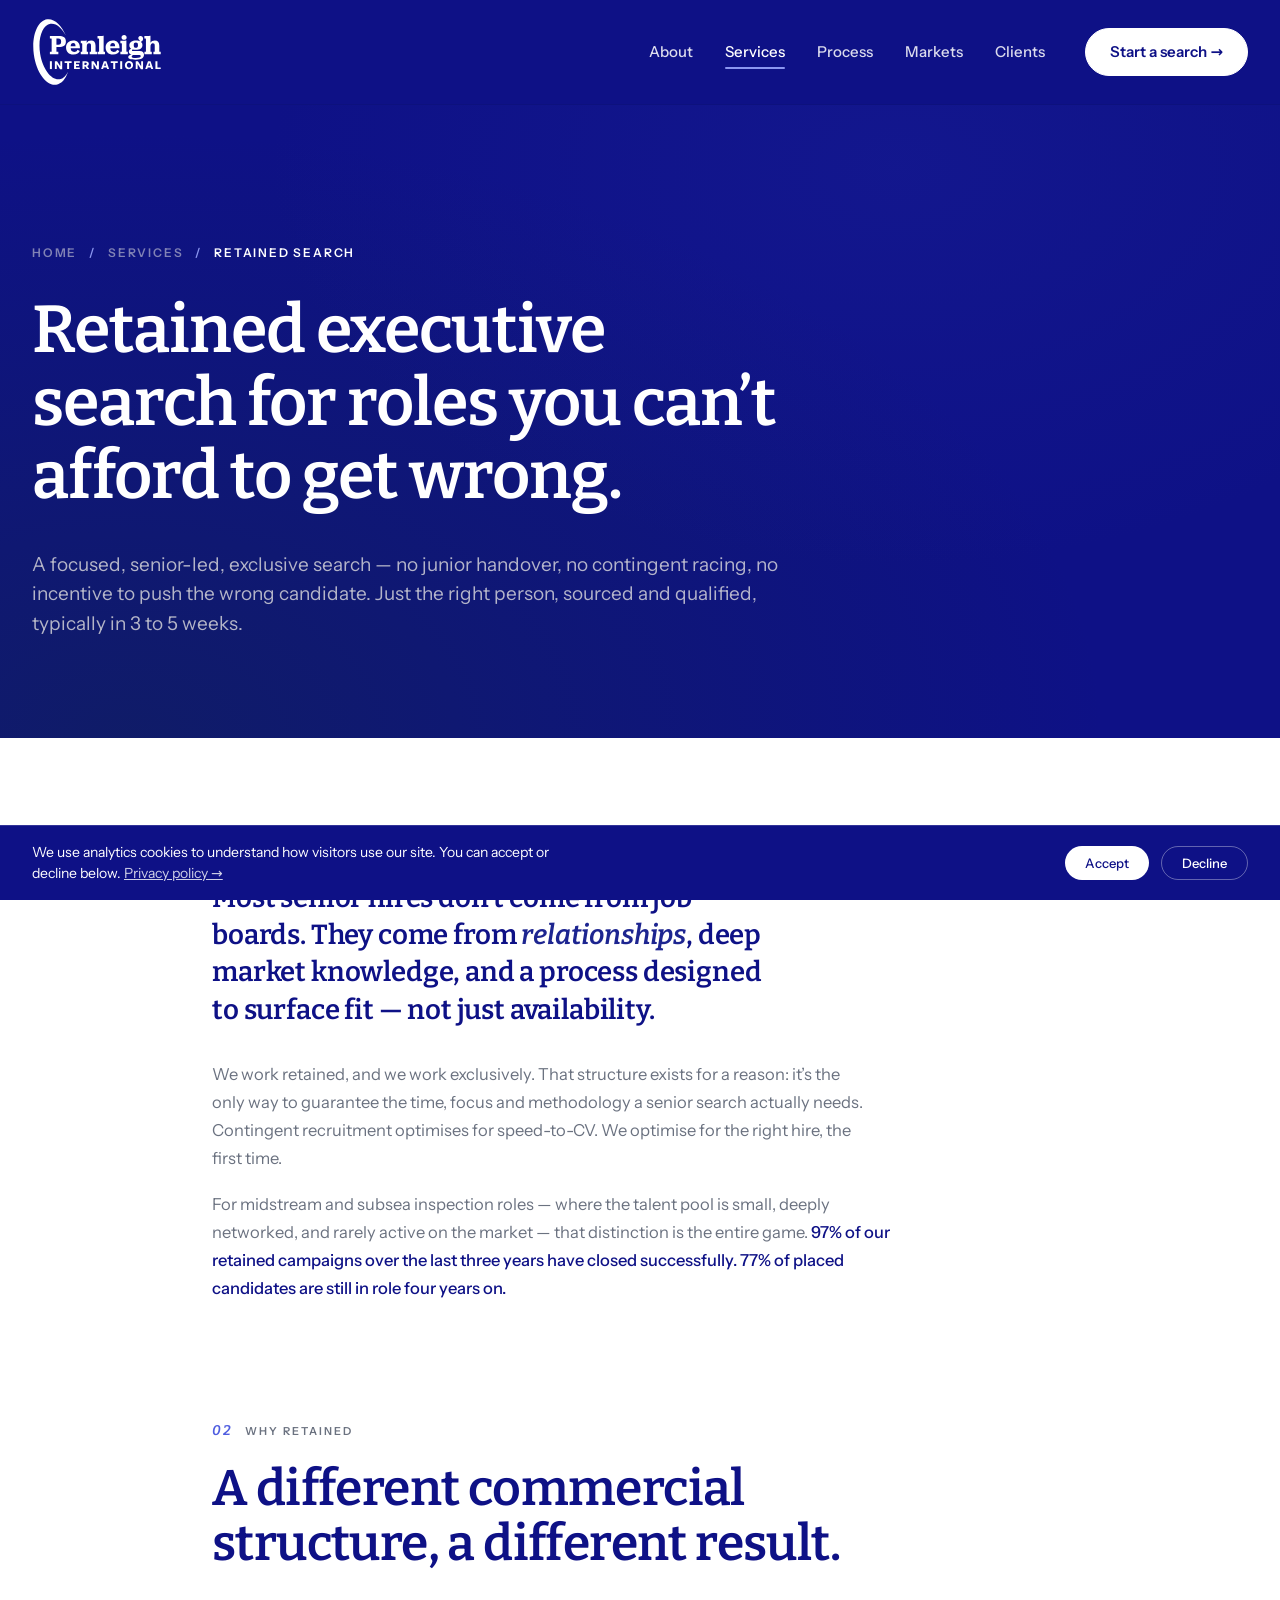
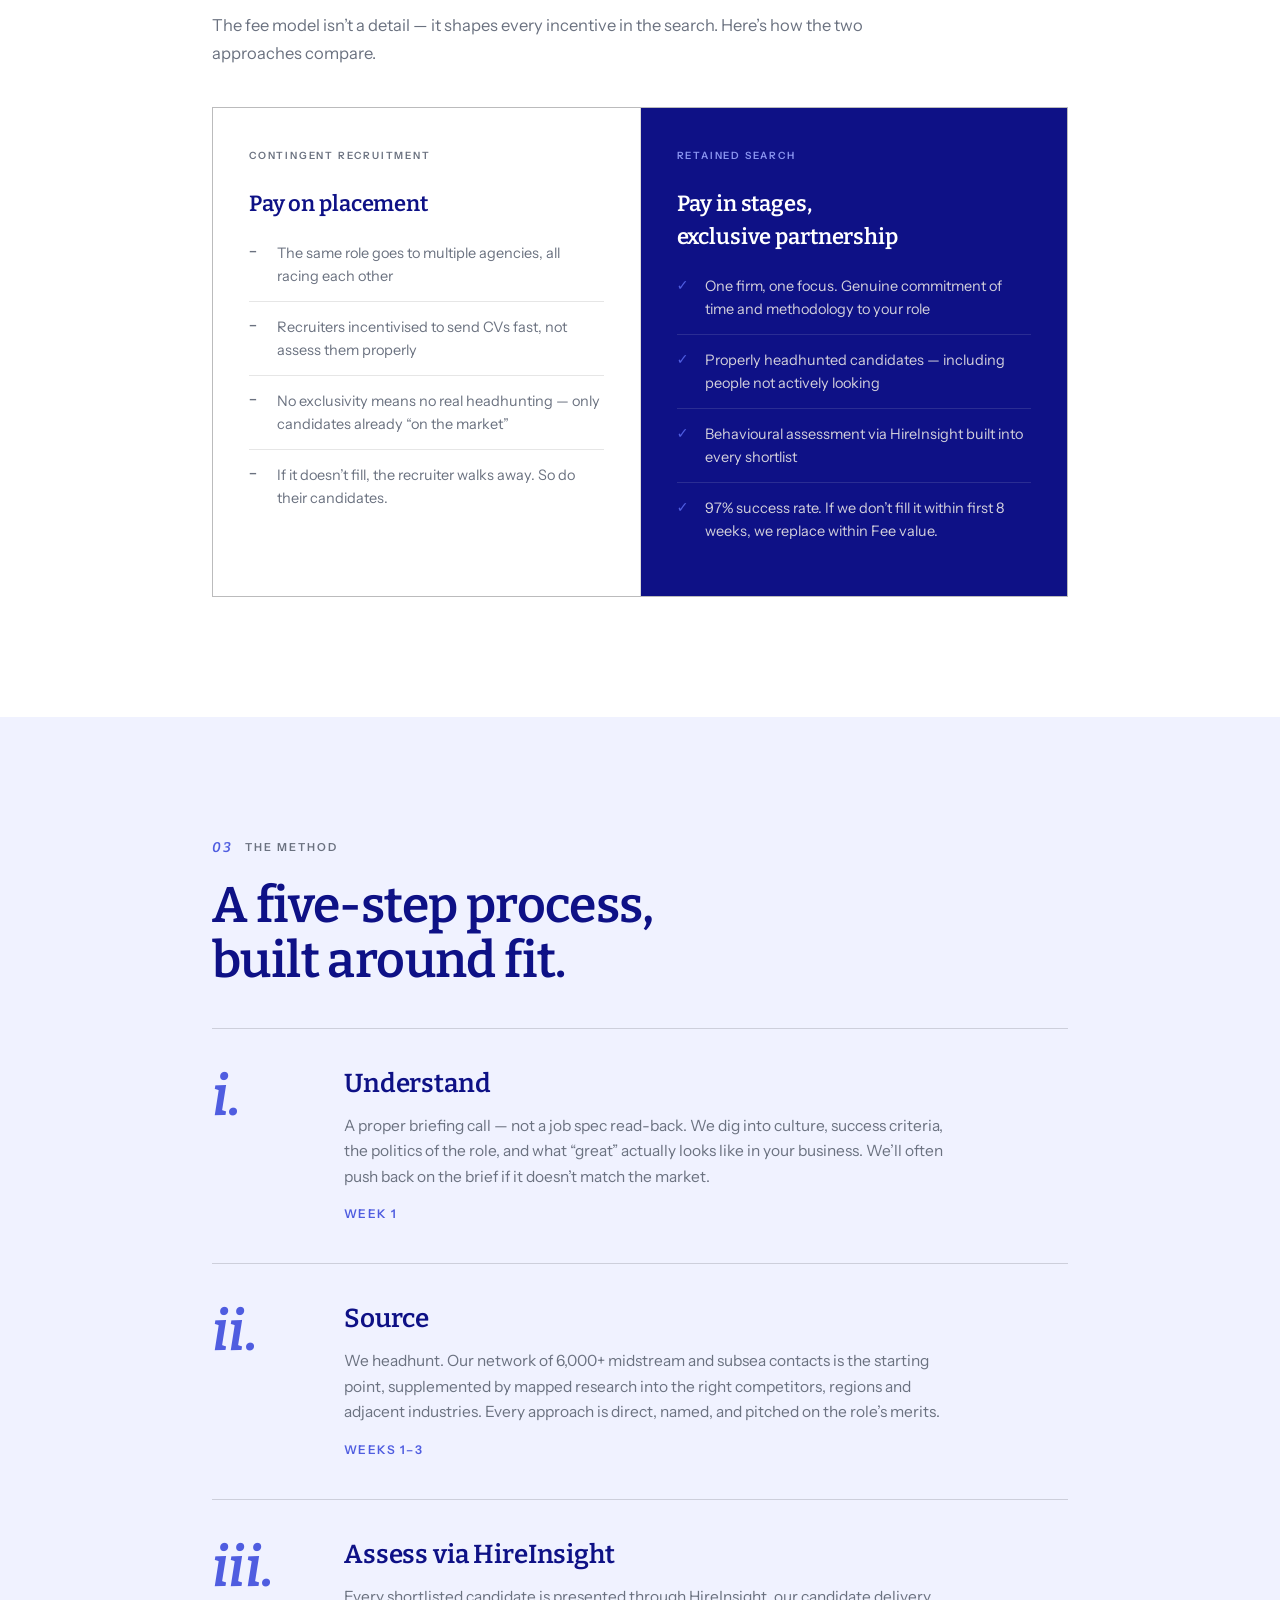
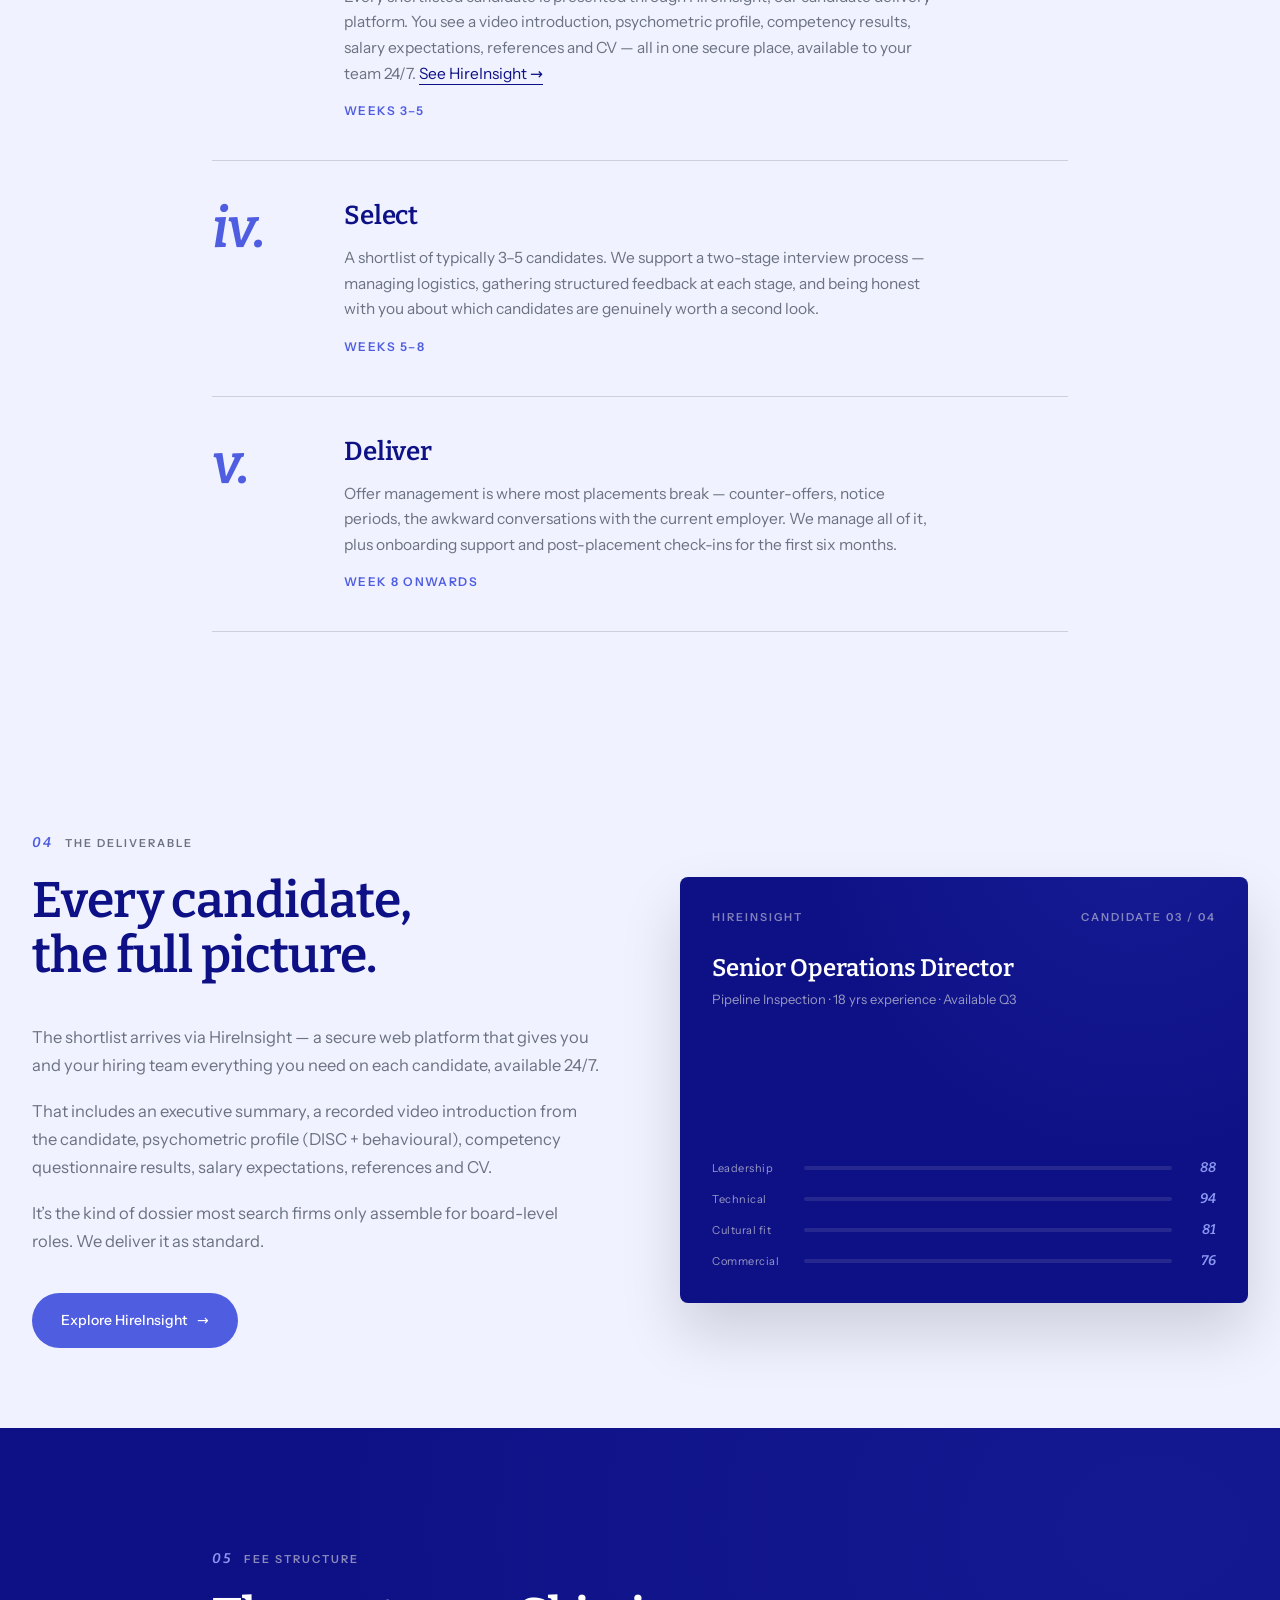
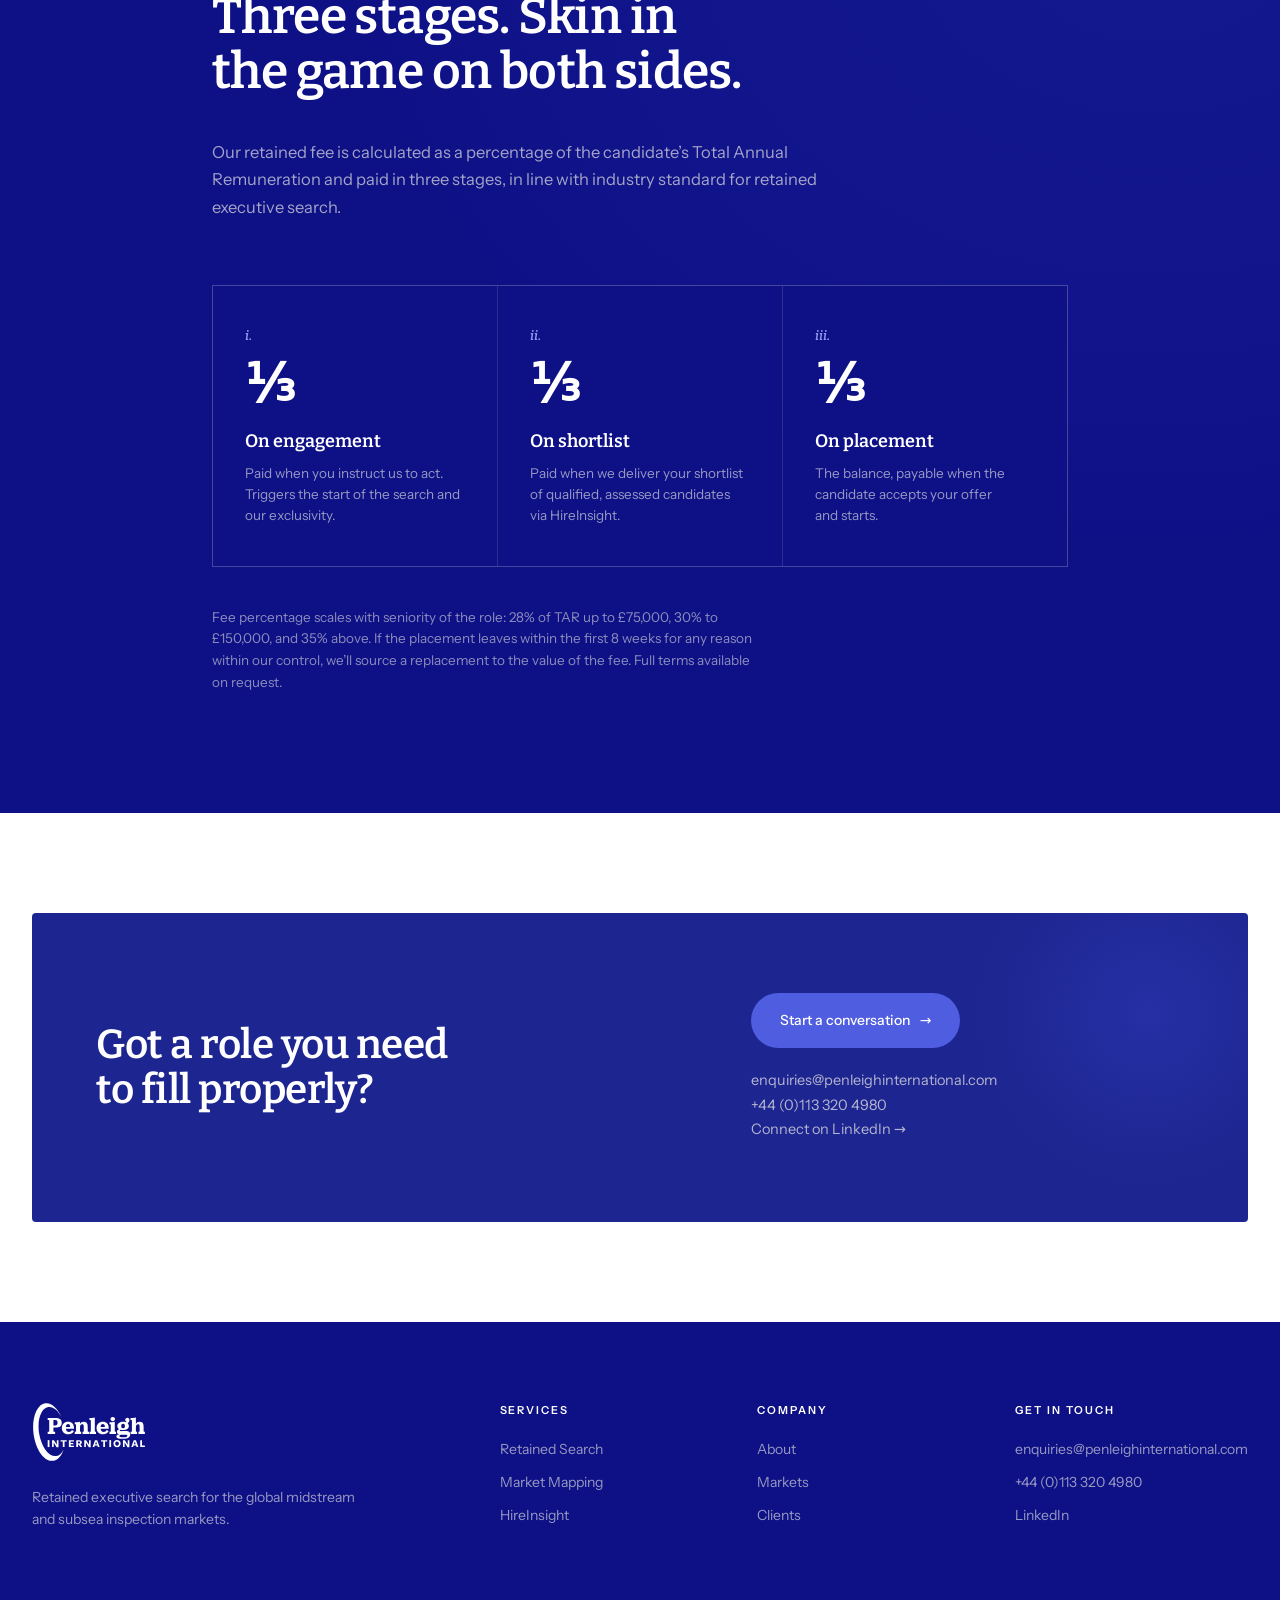
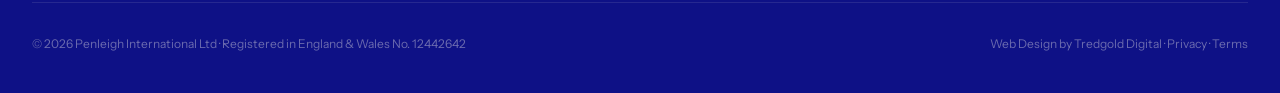
<file: retained-search.html>
<!DOCTYPE html>
<html lang="en">
<head>
<meta charset="UTF-8" />
<meta name="viewport" content="width=device-width, initial-scale=1.0" />
<title>Retained Executive Search · Penleigh International</title>
<meta name="description" content="Retained executive search for midstream and subsea inspection. C-suite, senior management, sales and operations roles. 97% campaign success rate." />

<!-- Favicon -->
<link rel="icon" type="image/svg+xml" href="/assets/favicon.svg">
<link rel="icon" type="image/png" sizes="32x32" href="/assets/favicon-32.png">
<link rel="icon" href="/assets/favicon.ico">
<link rel="apple-touch-icon" sizes="180x180" href="/assets/apple-touch-icon.png">
<link rel="manifest" href="/site.webmanifest">
<meta name="theme-color" content="#0e1186">

<!-- Open Graph -->
<meta property="og:type" content="website">
<meta property="og:url" content="https://www.penleighinternational.com/retained-search">
<meta property="og:title" content="Retained Executive Search · Penleigh International">
<meta property="og:description" content="For roles you can’t afford to get wrong. Retained, exclusive, led by James Leigh — typically delivering shortlists in 3 to 5 weeks.">
<meta property="og:image" content="https://www.penleighinternational.com/assets/og-image.png">
<meta property="og:image:width" content="1200">
<meta property="og:image:height" content="630">
<meta property="og:site_name" content="Penleigh International">

<!-- Twitter / X -->
<meta name="twitter:card" content="summary_large_image">
<meta name="twitter:title" content="Retained Executive Search · Penleigh International">
<meta name="twitter:description" content="For roles you can’t afford to get wrong. Retained, exclusive, led by James Leigh — typically delivering shortlists in 3 to 5 weeks.">
<meta name="twitter:image" content="https://www.penleighinternational.com/assets/og-image.png">
<link rel="preload" href="/assets/fonts/bitter-latin-600-normal.woff2" as="font" type="font/woff2" crossorigin>
<link rel="preload" href="/assets/fonts/instrument-sans-latin-wght-normal.woff2" as="font" type="font/woff2" crossorigin>
<link rel="stylesheet" href="/assets/fonts/fonts.css">
<style>
  button, input, select, textarea { font-family: inherit; }
  h1, h2, h3, h4 { text-wrap: balance; }
  p { text-wrap: pretty; }
  .nobr { white-space: nowrap; }
  :root {
    --ink: #0e1186;           /* brand blue — replaces black */
    --paper: #ffffff;         /* clean white */
    --paper-warm: #f0f2ff;   /* very light blue tint — replaces cream */
    --navy: #1d2590;          /* brand blue mid */
    --navy-deep: #0e1186;     /* brand blue deep */
    --steel: #6b7280;         /* neutral grey for body text */
    --rule: #1d2590;
    --amber: #4f5de0;         /* light blue accent — replaces amber */
    --amber-soft: #8b96f0;
    --nav-h: 104px;           /* nav bar height (shrinks to 76px on scroll) */
    --nav-logo-h: 68px;
  }
  @media (max-width: 720px) { :root { --nav-h: 76px; --nav-logo-h: 50px; } }
  /* Keep in-page anchor targets clear of the fixed nav */
  [id] { scroll-margin-top: calc(var(--nav-h) + 24px); }
  * { box-sizing: border-box; margin: 0; padding: 0; }
  html { scroll-behavior: smooth; }
  body {
    font-family: var(--font-body);
    color: var(--ink);
    background: var(--paper);
    font-size: 16px;
    line-height: 1.5;
    -webkit-font-smoothing: antialiased;
    overflow-x: hidden;
  }
  a { color: inherit; text-decoration: none; }
  img { max-width: 100%; display: block; }

  .container { width: 100%; max-width: 1280px; margin: 0 auto; padding: 0 32px; }
  .container--narrow { max-width: 920px; }
  @media (max-width: 720px) { .container { padding: 0 20px; } }

  /* NAV */
  nav.top {
    position: fixed; top: 0; left: 0; right: 0; z-index: 100;
    padding: 0;
    background: var(--ink);
    backdrop-filter: blur(12px);
    -webkit-backdrop-filter: blur(12px);
    border-bottom: 1px solid rgba(10, 13, 16, 0.08);
  }
  nav.top .row { display: flex; align-items: center; justify-content: space-between; height: var(--nav-h); transition: height 0.3s ease; }
  .nav-logo { display: flex; align-items: center; gap: 12px; }
  .nav-logo img { height: var(--nav-logo-h); width: auto; transition: height 0.3s ease; }
  /* Compact state, toggled by the scroll listener in the nav script (desktop only) */
  @media (min-width: 721px) { nav.top.scrolled { --nav-h: 76px; --nav-logo-h: 46px; } }
  .nav-links { display: flex; gap: 32px; align-items: center; font-size: 15px; font-weight: 500; }
  .nav-links a:not(.nav-cta) {
    position: relative; padding: 6px 0;
    color: rgba(255,255,255,0.85); transition: color 0.2s;
  }
  /* Underline slides in on hover; stays on the current page's link */
  .nav-links a:not(.nav-cta)::after {
    content: ''; position: absolute; left: 0; right: 0; bottom: 0; height: 2px;
    background: var(--amber-soft); border-radius: 2px;
    transform: scaleX(0); transform-origin: left; transition: transform 0.25s ease;
  }
  .nav-links a:not(.nav-cta):hover, .nav-links a.active:not(.nav-cta) { color: var(--paper); }
  .nav-links a:not(.nav-cta):hover::after, .nav-links a.active:not(.nav-cta)::after { transform: scaleX(1); }
  /* Primary CTA: the only solid white shape in the bar */
  .nav-cta {
    margin-left: 8px;
    background: var(--paper); color: var(--ink);
    border: 1px solid var(--paper);
    padding: 12px 24px;
    border-radius: 999px;
    font-weight: 600;
    transition: background 0.2s, color 0.2s, border-color 0.2s, transform 0.2s;
  }
  .nav-cta:hover { background: var(--amber); border-color: var(--amber); color: var(--paper); transform: translateY(-1px); }
  .nav-hamburger { display: none; }
  @media (max-width: 720px) {
    .nav-links { display: none; }
    .nav-hamburger {
      display: flex; flex-direction: column; justify-content: center; gap: 5px;
      background: none; border: none; cursor: pointer; padding: 4px;
    }
    .nav-hamburger span {
      display: block; width: 22px; height: 2px;
      background: var(--paper); border-radius: 2px;
      transition: transform 0.2s, opacity 0.2s;
    }
    .nav-hamburger.open span:nth-child(1) { transform: translateY(7px) rotate(45deg); }
    .nav-hamburger.open span:nth-child(2) { opacity: 0; }
    .nav-hamburger.open span:nth-child(3) { transform: translateY(-7px) rotate(-45deg); }
    .nav-mobile-menu {
      display: none; flex-direction: column;
      position: fixed; top: var(--nav-h); left: 0; right: 0; z-index: 99;
      background: var(--ink); border-top: 1px solid rgba(255,255,255,0.1);
      padding: 8px 24px 24px;
    }
    .nav-mobile-menu.open { display: flex; }
    .nav-mobile-menu a {
      color: var(--paper); opacity: 0.85; padding: 14px 0;
      font-size: 16px; font-weight: 500; text-decoration: none;
      border-bottom: 1px solid rgba(255,255,255,0.08);
      transition: opacity 0.2s;
    }
    .nav-mobile-menu a:last-child { border-bottom: none; margin-top: 20px; }
    .nav-mobile-menu a:hover { opacity: 1; }
    .nav-mobile-menu .nav-cta {
      display: block; text-align: center; opacity: 1;
      margin-left: 0;
      background: var(--paper); color: var(--ink);
      border: 1px solid var(--paper);
      padding: 14px 20px; font-weight: 600;
    }
    .nav-mobile-menu .nav-cta:hover { background: var(--amber); border-color: var(--amber); color: var(--paper); }
  }

  /* PAGE HERO */
  .page-hero {
    background: var(--ink);
    color: var(--paper);
    padding: calc(var(--nav-h) + 116px) 0 100px;
    position: relative;
    overflow: hidden;
  }
  .page-hero::before {
    content: '';
    position: absolute; inset: 0;
    background-image:
      radial-gradient(ellipse at 70% 20%, rgba(60,72,210,0.1), transparent 50%),
      radial-gradient(ellipse at 10% 100%, rgba(17,38,74,0.5), transparent 60%);
    pointer-events: none;
  }
  .page-hero .container { position: relative; z-index: 2; }
  .breadcrumb {
    font-size: 12px;
    letter-spacing: 0.15em;
    text-transform: uppercase;
    color: rgba(244,241,234,0.5);
    margin-bottom: 32px;
    display: flex;
    gap: 12px;
    align-items: center;
    font-weight: 600;
  }
  .breadcrumb a:hover { color: var(--paper); }
  .breadcrumb .sep { color: var(--amber-soft); }
  .page-hero h1 {
    font-family: var(--font-heading);
    font-weight: 600;
    font-size: clamp(38.3px, 5.2vw, 73.1px);
    line-height: 1.1;
    letter-spacing: -0.015em;
    margin-bottom: 36px;
    max-width: 18ch;
  }
  .page-hero h1 em { font-style: italic; color: var(--amber-soft); }
  .page-hero .lede {
    font-size: 19px;
    line-height: 1.55;
    color: rgba(244,241,234,0.72);
    max-width: 60ch;
  }

  /* SECTION DEFAULTS */
  section { padding: 120px 0; }
  @media (max-width: 720px) { section { padding: 72px 0; } }

  .section-eyebrow {
    font-family: var(--font-body);
    font-size: 11px;
    font-weight: 600;
    letter-spacing: 0.18em;
    text-transform: uppercase;
    color: var(--steel);
    margin-bottom: 20px;
    display: flex;
    align-items: center;
    gap: 12px;
  }
  .section-eyebrow .num {
    font-family: var(--font-heading); font-style: italic; font-size: 14px; color: var(--amber);
    font-weight: 600;
  }
  .section-title {
    font-family: var(--font-heading);
    font-weight: 600;
    font-size: clamp(29.4px, 3.9vw, 51.5px);
    line-height: 1.1;
    letter-spacing: -0.012em;
    margin-bottom: 40px;
    max-width: 22ch;
  }
  .section-title em { font-style: italic; color: var(--navy); }

  /* INTRO TEXT */
  .lead-text {
    font-family: var(--font-heading);
    font-size: clamp(20.2px, 2.2vw, 27.6px);
    line-height: 1.35;
    font-weight: 600;
    letter-spacing: -0.006em;
    margin-bottom: 32px;
    max-width: 32ch;
  }
  .lead-text em { color: var(--navy); font-style: italic; }
  .body-text { color: var(--steel); font-size: 16.5px; line-height: 1.7; max-width: 62ch; }
  .body-text p { margin-bottom: 18px; }
  .body-text strong { color: var(--ink); font-weight: 500; }

  /* WHY RETAINED — comparison table */
  .compare {
    display: grid;
    grid-template-columns: 1fr 1fr;
    gap: 1px;
    background: rgba(10,13,16,0.15);
    border: 1px solid rgba(10,13,16,0.15);
    margin-top: 40px;
  }
  @media (max-width: 720px) { .compare { grid-template-columns: 1fr; } }
  .compare-col {
    background: var(--paper);
    padding: 40px 36px;
  }
  .compare-col.featured { background: var(--ink); color: var(--paper); }
  .compare-col h4 {
    font-family: var(--font-heading);
    font-weight: 600;
    font-size: 22px;
    margin-bottom: 8px;
    letter-spacing: -0.006em;
  }
  .compare-col .tag {
    font-size: 10px; letter-spacing: 0.18em; text-transform: uppercase;
    color: var(--steel); margin-bottom: 24px; display: block;
    font-weight: 600;
  }
  .compare-col.featured .tag { color: var(--amber-soft); }
  .compare-col ul { list-style: none; }
  .compare-col li {
    padding: 14px 0 14px 28px;
    border-top: 1px solid rgba(10,13,16,0.1);
    font-size: 14.5px;
    line-height: 1.55;
    color: var(--steel);
    position: relative;
  }
  .compare-col li::before {
    content: '−';
    position: absolute; left: 0; top: 13px;
    color: var(--steel);
    font-weight: 600;
  }
  .compare-col.featured li {
    border-color: rgba(244,241,234,0.12);
    color: rgba(244,241,234,0.85);
  }
  .compare-col.featured li::before {
    content: '✓';
    color: var(--amber);
    font-weight: 600;
  }
  .compare-col li:first-child { border-top: none; }

  /* PROCESS — vertical numbered list */
  .vsteps { display: grid; gap: 0; }
  .vstep {
    display: grid;
    grid-template-columns: 100px 1fr;
    gap: 32px;
    padding: 40px 0;
    border-top: 1px solid rgba(10,13,16,0.15);
    align-items: start;
  }
  .vstep:last-child { border-bottom: 1px solid rgba(10,13,16,0.15); }
  @media (max-width: 720px) {
    .vstep { grid-template-columns: 1fr; gap: 8px; padding: 32px 0; }
  }
  .vstep-num {
    font-family: var(--font-heading);
    font-style: italic;
    font-weight: 600;
    font-size: 56px;
    line-height: 1;
    color: var(--amber);
    letter-spacing: -0.012em;
  }
  .vstep h4 {
    font-family: var(--font-heading);
    font-weight: 600;
    font-size: 26px;
    line-height: 1.15;
    margin-bottom: 14px;
    letter-spacing: -0.006em;
  }
  .vstep p {
    color: var(--steel);
    font-size: 15.5px;
    line-height: 1.65;
    max-width: 60ch;
  }
  .vstep .meta {
    margin-top: 16px;
    font-family: var(--font-body);
    font-size: 12px;
    letter-spacing: 0.12em;
    text-transform: uppercase;
    color: var(--amber);
    font-weight: 600;
  }

  /* DELIVERABLE BOX */
  .deliverable {
    background: var(--paper-warm);
    padding: 80px 0;
    margin: 0;
  }
  .deliverable-grid {
    display: grid;
    grid-template-columns: 1fr 1fr;
    gap: 80px;
    align-items: center;
  }
  @media (max-width: 960px) {
    .deliverable-grid { grid-template-columns: 1fr; gap: 40px; }
  }
  .deliverable-mock {
    background: var(--ink);
    border-radius: 8px;
    padding: 32px;
    box-shadow: 0 30px 60px rgba(10,13,16,0.15);
    color: var(--paper);
    aspect-ratio: 4/3;
    position: relative;
    overflow: hidden;
  }
  .deliverable-mock::before {
    content: '';
    position: absolute; inset: 0;
    background: radial-gradient(ellipse at 80% -20%, rgba(60,72,210,0.2), transparent 50%);
  }
  .deliverable-mock-inner {
    position: relative; z-index: 1;
    height: 100%;
    display: flex; flex-direction: column;
  }
  .deliverable-mock-header {
    font-size: 11px;
    letter-spacing: 0.18em;
    text-transform: uppercase;
    color: rgba(244,241,234,0.5);
    margin-bottom: 24px;
    display: flex;
    justify-content: space-between;
    font-weight: 600;
  }
  .deliverable-mock-name {
    font-family: var(--font-heading);
    font-size: 24px;
    font-weight: 600;
    margin-bottom: 4px;
  }
  .deliverable-mock-role {
    font-size: 13px;
    color: rgba(244,241,234,0.6);
    margin-bottom: 28px;
  }
  .mock-bars { display: grid; gap: 10px; margin-top: auto; }
  .mock-bar { display: flex; align-items: center; gap: 12px; }
  .mock-bar-label { font-size: 11px; letter-spacing: 0.05em; color: rgba(244,241,234,0.6); width: 80px; }
  .mock-bar-track { flex: 1; height: 4px; background: rgba(244,241,234,0.1); border-radius: 2px; overflow: hidden; }
  .mock-bar-fill { height: 100%; background: var(--amber); border-radius: 2px; }
  .mock-bar-val { font-family: var(--font-heading); font-style: italic; font-size: 14px; color: var(--amber-soft); width: 32px; text-align: right; font-weight: 600; }

  /* FEES */
  .fees { background: var(--navy-deep); color: var(--paper); }
  .fees::before {
    content: '';
    position: absolute; inset: 0;
    background-image: radial-gradient(ellipse at 90% 10%, rgba(60,72,210,0.15), transparent 50%);
    pointer-events: none;
  }
  .fees { position: relative; overflow: hidden; }
  .fees .container { position: relative; z-index: 2; }
  .fees .section-eyebrow { color: rgba(244,241,234,0.55); }
  .fees .section-eyebrow .num { color: var(--amber-soft); }
  .fees .section-title { color: var(--paper); }
  .fees .section-title em { color: var(--amber-soft); }
  .fees-intro { color: rgba(244,241,234,0.65); max-width: 56ch; margin-bottom: 64px; font-size: 16.5px; line-height: 1.65; }
  .fee-stages {
    display: grid;
    grid-template-columns: repeat(3, 1fr);
    gap: 1px;
    background: rgba(244,241,234,0.12);
    border: 1px solid rgba(244,241,234,0.12);
  }
  @media (max-width: 720px) { .fee-stages { grid-template-columns: 1fr; } }
  .fee-stage { background: var(--navy-deep); padding: 40px 32px; }
  .fee-stage-num {
    font-family: var(--font-heading);
    font-style: italic;
    font-size: 13px;
    color: var(--amber-soft);
    margin-bottom: 12px;
    font-weight: 600;
  }
  .fee-stage-pct {
    font-family: var(--font-heading);
    font-size: 51.5px;
    font-weight: 600;
    line-height: 1.1;
    margin-bottom: 14px;
    letter-spacing: -0.018em;
  }
  .fee-stage-pct .sym { font-size: 24px; color: var(--amber-soft); font-style: italic; }
  .fee-stage h5 {
    font-family: var(--font-heading);
    font-weight: 600;
    font-size: 18px;
    margin-bottom: 8px;
  }
  .fee-stage p {
    font-size: 13.5px;
    line-height: 1.55;
    color: rgba(244,241,234,0.6);
  }
  .fee-note {
    margin-top: 40px;
    font-size: 13.5px;
    color: rgba(244,241,234,0.55);
    max-width: 60ch;
    line-height: 1.6;
  }

  /* CTA */
  .cta { background: var(--paper); padding: 100px 0; }
  .cta-card {
    background: var(--navy);
    color: var(--paper);
    padding: 80px 64px;
    border-radius: 4px;
    display: grid;
    grid-template-columns: 7fr 5fr;
    gap: 48px;
    align-items: center;
    position: relative;
    overflow: hidden;
  }
  .cta-card::before {
    content: '';
    position: absolute;
    top: -100px; right: -100px;
    width: 400px; height: 400px;
    border-radius: 50%;
    background: radial-gradient(circle, rgba(60,72,210,0.3), transparent 60%);
    pointer-events: none;
  }
  @media (max-width: 960px) {
    .cta-card { grid-template-columns: 1fr; padding: 56px 40px; gap: 32px; }
  }
  .cta-card h2 {
    font-family: var(--font-heading);
    font-weight: 600;
    font-size: clamp(27.6px, 3.2vw, 40.5px);
    line-height: 1.1;
    letter-spacing: -0.012em;
    position: relative;
    z-index: 1;
  }
  .cta-card h2 em { color: var(--amber-soft); font-style: italic; }
  .cta-card-right {
    display: flex; flex-direction: column; gap: 20px;
    position: relative; z-index: 1;
  }
  .cta-card-right .meta {
    color: rgba(244,241,234,0.7);
    font-size: 14.5px;
    line-height: 1.7;
  }
  .cta-card-right .meta a:hover { color: var(--amber-soft); }
  .btn {
    display: inline-flex;
    align-items: center;
    gap: 10px;
    padding: 16px 28px;
    border-radius: 999px;
    font-size: 14px;
    font-weight: 500;
    transition: all 0.2s;
    cursor: pointer;
    border: 1px solid transparent;
  }
  .btn-primary { background: var(--amber); color: var(--paper); }
  .btn-primary:hover { background: var(--amber-soft); transform: translateY(-1px); }
  .btn .arrow { display: inline-block; transition: transform 0.2s; }
  .btn:hover .arrow { transform: translateX(3px); }

  /* FOOTER */
  footer { background: var(--ink); color: rgba(244,241,234,0.6); padding: 80px 0 40px; }
  .footer-grid { display: grid; grid-template-columns: 2fr 1fr 1fr 1fr; gap: 48px; margin-bottom: 64px; }
  @media (max-width: 720px) { .footer-grid {
    grid-template-columns: 1fr;
    gap: 32px;
  } }
  .footer-brand img { height: 60px; width: auto; margin-bottom: 24px; }
  .footer-brand p { font-size: 14px; line-height: 1.6; max-width: 38ch; }
  .footer-col h6 {
    font-family: var(--font-body); font-size: 11px; letter-spacing: 0.18em; text-transform: uppercase;
    color: var(--paper); margin-bottom: 20px; font-weight: 600;
  }
  .footer-col ul { list-style: none; }
  .footer-col li { margin-bottom: 12px; font-size: 14px; }
  .footer-col a:hover { color: var(--paper); }
  .footer-bottom {
    border-top: 1px solid rgba(244,241,234,0.1);
    padding-top: 32px; display: flex; justify-content: space-between; flex-wrap: wrap;
    gap: 16px; font-size: 12px; color: rgba(244,241,234,0.4);
  }
  .footer-bottom a:hover { color: var(--paper); }

  .reveal { opacity: 0; transform: translateY(20px); transition: opacity 0.8s ease, transform 0.8s ease; }
  .reveal.in { opacity: 1; transform: translateY(0); }

  /* COOKIE BANNER */
  .cookie-banner {
    position: fixed; bottom: 0; left: 0; right: 0; z-index: 1000;
    background: var(--ink); color: var(--paper);
    padding: 16px 32px; display: flex; align-items: center;
    justify-content: space-between; gap: 24px;
    border-top: 1px solid rgba(255,255,255,0.15);
    font-size: 14px; line-height: 1.5;
  }
  .cookie-banner.hidden { display: none; }
  .cookie-banner p { max-width: 60ch; }
  .cookie-banner a { text-decoration: underline; opacity: 0.8; }
  .cookie-banner a:hover { opacity: 1; }
  .cookie-actions { display: flex; gap: 12px; flex-shrink: 0; }
  .cookie-btn {
    padding: 8px 20px; border-radius: 999px; font-size: 13px; font-weight: 500;
    cursor: pointer; transition: all 0.2s; font-family: var(--font-body);
  }
  .cookie-btn-accept { background: var(--paper); color: var(--ink); border: none; }
  .cookie-btn-accept:hover { opacity: 0.9; }
  .cookie-btn-decline { background: transparent; color: var(--paper); border: 1px solid rgba(255,255,255,0.35); }
  .cookie-btn-decline:hover { border-color: var(--paper); }
  @media (max-width: 720px) {
    .cookie-banner { flex-direction: column; align-items: flex-start; padding: 20px; gap: 16px; }
  }
</style>
</head>
<body>

<nav class="top">
  <div class="container row">
    <a href="index.html" class="nav-logo">
      <img src="/assets/brand/penleigh-primary-white.svg" alt="Penleigh International" />
    </a>
    <div class="nav-links">
      <a href="about.html">About</a>
      <a href="retained-search.html" class="active">Services</a>
      <a href="index.html#process">Process</a>
      <a href="index.html#markets">Markets</a>
      <a href="index.html#clients">Clients</a>
      <a href="contact.html" class="nav-cta">Start a search →</a>
    </div>
    <button class="nav-hamburger" aria-label="Open menu" aria-expanded="false">
      <span></span><span></span><span></span>
    </button>
  </div>
</nav>
<div class="nav-mobile-menu" aria-hidden="true">
  <a href="about.html">About</a>
  <a href="retained-search.html">Services</a>
  <a href="index.html#process">Process</a>
  <a href="index.html#markets">Markets</a>
  <a href="index.html#clients">Clients</a>
  <a href="contact.html" class="nav-cta">Start a search →</a>
</div>

<section class="page-hero">
  <div class="container">
    <div class="breadcrumb">
      <a href="index.html">Home</a>
      <span class="sep">/</span>
      <span>Services</span>
      <span class="sep">/</span>
      <span style="color: var(--paper);">Retained Search</span>
    </div>
    <h1>Retained executive search for roles you can&rsquo;t afford to get wrong.</h1>
    <p class="lede">A focused, senior-led, exclusive search — no junior handover, no contingent racing, no incentive to push the wrong candidate. Just the right person, sourced and qualified, typically in 3 to 5 weeks.</p>
  </div>
</section>

<!-- INTRO -->
<section style="padding: 100px 0;">
  <div class="container container--narrow">
    <div class="section-eyebrow"><span class="num">01</span> The proposition</div>
    <p class="lead-text">Most senior hires don&rsquo;t come from job boards. They come from <em>relationships</em>, deep market knowledge, and a process designed to surface fit — not just availability.</p>
    <div class="body-text">
      <p>We work retained, and we work exclusively. That structure exists for a reason: it&rsquo;s the only way to guarantee the time, focus and methodology a senior search actually needs. Contingent recruitment optimises for speed-to-CV. We optimise for the right hire, the first time.</p>
      <p>For midstream and subsea inspection roles — where the talent pool is small, deeply networked, and rarely active on the market — that distinction is the entire game. <strong>97% of our retained campaigns over the last three years have closed successfully. 77% of placed candidates are still in role four years on.</strong></p>
    </div>
  </div>
</section>

<!-- COMPARISON -->
<section style="padding-top: 0;">
  <div class="container container--narrow">
    <div class="section-eyebrow"><span class="num">02</span> Why retained</div>
    <h2 class="section-title">A different commercial structure, a different result.</h2>
    <div class="body-text">
      <p>The fee model isn&rsquo;t a detail — it shapes every incentive in the search. Here&rsquo;s how the two approaches compare.</p>
    </div>
    <div class="compare">
      <div class="compare-col">
        <span class="tag">Contingent recruitment</span>
        <h4>Pay on placement</h4>
        <ul>
          <li>The same role goes to multiple agencies, all racing each other</li>
          <li>Recruiters incentivised to send CVs fast, not assess them properly</li>
          <li>No exclusivity means no real headhunting — only candidates already &ldquo;on the market&rdquo;</li>
          <li>If it doesn&rsquo;t fill, the recruiter walks away. So do their candidates.</li>
        </ul>
      </div>
      <div class="compare-col featured">
        <span class="tag">Retained search</span>
        <h4>Pay in stages, exclusive partnership</h4>
        <ul>
          <li>One firm, one focus. Genuine commitment of time and methodology to your role</li>
          <li>Properly headhunted candidates — including people not actively looking</li>
          <li>Behavioural assessment via HireInsight built into every shortlist</li>
          <li>97% success rate. If we don&rsquo;t fill it within first 8 weeks, we replace within Fee value.</li>
        </ul>
      </div>
    </div>
  </div>
</section>

<!-- METHOD -->
<section style="background: var(--paper-warm);">
  <div class="container container--narrow">
    <div class="section-eyebrow"><span class="num">03</span> The method</div>
    <h2 class="section-title">A five-step process, built around fit.</h2>
    <div class="vsteps">
      <div class="vstep">
        <div class="vstep-num">i.</div>
        <div>
          <h4>Understand</h4>
          <p>A proper briefing call — not a job spec read-back. We dig into culture, success criteria, the politics of the role, and what &ldquo;great&rdquo; actually looks like in your business. We&rsquo;ll often push back on the brief if it doesn&rsquo;t match the market.</p>
          <div class="meta">Week 1</div>
        </div>
      </div>
      <div class="vstep">
        <div class="vstep-num">ii.</div>
        <div>
          <h4>Source</h4>
          <p>We headhunt. Our network of 6,000+ midstream and subsea contacts is the starting point, supplemented by mapped research into the right competitors, regions and adjacent industries. Every approach is direct, named, and pitched on the role&rsquo;s merits.</p>
          <div class="meta">Weeks 1–3</div>
        </div>
      </div>
      <div class="vstep">
        <div class="vstep-num">iii.</div>
        <div>
          <h4>Assess via HireInsight</h4>
          <p>Every shortlisted candidate is presented through HireInsight, our candidate delivery platform. You see a video introduction, psychometric profile, competency results, salary expectations, references and CV — all in one secure place, available to your team 24/7. <a href="https://penleigh.hireinsight.io/" target="_blank" rel="noopener" style="color: var(--ink); border-bottom: 1px solid var(--ink); padding-bottom: 1px;">See HireInsight →</a></p>
          <div class="meta">Weeks 3–5</div>
        </div>
      </div>
      <div class="vstep">
        <div class="vstep-num">iv.</div>
        <div>
          <h4>Select</h4>
          <p>A shortlist of typically 3–5 candidates. We support a two-stage interview process — managing logistics, gathering structured feedback at each stage, and being honest with you about which candidates are genuinely worth a second look.</p>
          <div class="meta">Weeks 5–8</div>
        </div>
      </div>
      <div class="vstep">
        <div class="vstep-num">v.</div>
        <div>
          <h4>Deliver</h4>
          <p>Offer management is where most placements break — counter-offers, notice periods, the awkward conversations with the current employer. We manage all of it, plus onboarding support and post-placement check-ins for the first six months.</p>
          <div class="meta">Week 8 onwards</div>
        </div>
      </div>
    </div>
  </div>
</section>

<!-- DELIVERABLE -->
<section class="deliverable">
  <div class="container">
    <div class="deliverable-grid">
      <div>
        <div class="section-eyebrow"><span class="num">04</span> The deliverable</div>
        <h2 class="section-title">Every candidate, the full picture.</h2>
        <div class="body-text">
          <p>The shortlist arrives via HireInsight — a secure web platform that gives you and your hiring team everything you need on each candidate, available 24/7.</p>
          <p>That includes an executive summary, a recorded video introduction from the candidate, psychometric profile (DISC + behavioural), competency questionnaire results, salary expectations, references and CV.</p>
          <p>It&rsquo;s the kind of dossier most search firms only assemble for board-level roles. We deliver it as standard.</p>
        </div>
        <a href="https://penleigh.hireinsight.io/" target="_blank" rel="noopener" class="btn btn-primary" style="margin-top: 20px;">Explore HireInsight <span class="arrow">→</span></a>
      </div>
      <div class="deliverable-mock">
        <div class="deliverable-mock-inner">
          <div class="deliverable-mock-header">
            <span>HireInsight</span>
            <span>Candidate 03 / 04</span>
          </div>
          <div class="deliverable-mock-name">Senior Operations Director</div>
          <div class="deliverable-mock-role">Pipeline Inspection · 18 yrs experience · Available Q3</div>
          <div class="mock-bars">
            <div class="mock-bar">
              <span class="mock-bar-label">Leadership</span>
              <span class="mock-bar-track"><span class="mock-bar-fill" style="width: 88%;"></span></span>
              <span class="mock-bar-val">88</span>
            </div>
            <div class="mock-bar">
              <span class="mock-bar-label">Technical</span>
              <span class="mock-bar-track"><span class="mock-bar-fill" style="width: 94%;"></span></span>
              <span class="mock-bar-val">94</span>
            </div>
            <div class="mock-bar">
              <span class="mock-bar-label">Cultural fit</span>
              <span class="mock-bar-track"><span class="mock-bar-fill" style="width: 81%;"></span></span>
              <span class="mock-bar-val">81</span>
            </div>
            <div class="mock-bar">
              <span class="mock-bar-label">Commercial</span>
              <span class="mock-bar-track"><span class="mock-bar-fill" style="width: 76%;"></span></span>
              <span class="mock-bar-val">76</span>
            </div>
          </div>
        </div>
      </div>
    </div>
  </div>
</section>

<!-- FEES -->
<section class="fees">
  <div class="container container--narrow">
    <div class="section-eyebrow"><span class="num">05</span> Fee structure</div>
    <h2 class="section-title">Three stages. Skin in the game on both sides.</h2>
    <p class="fees-intro">Our retained fee is calculated as a percentage of the candidate&rsquo;s Total Annual Remuneration and paid in three stages, in line with industry standard for retained executive search.</p>
    <div class="fee-stages">
      <div class="fee-stage">
        <div class="fee-stage-num">i.</div>
        <div class="fee-stage-pct">⅓<span class="sym"></span></div>
        <h5>On engagement</h5>
        <p>Paid when you instruct us to act. Triggers the start of the search and our exclusivity.</p>
      </div>
      <div class="fee-stage">
        <div class="fee-stage-num">ii.</div>
        <div class="fee-stage-pct">⅓<span class="sym"></span></div>
        <h5>On shortlist</h5>
        <p>Paid when we deliver your shortlist of qualified, assessed candidates via HireInsight.</p>
      </div>
      <div class="fee-stage">
        <div class="fee-stage-num">iii.</div>
        <div class="fee-stage-pct">⅓<span class="sym"></span></div>
        <h5>On placement</h5>
        <p>The balance, payable when the candidate accepts your offer and starts.</p>
      </div>
    </div>
    <p class="fee-note">Fee percentage scales with seniority of the role: 28% of TAR up to £75,000, 30% to £150,000, and 35% above. If the placement leaves within the first 8 weeks for any reason within our control, we&rsquo;ll source a replacement to the value of the fee. Full terms available on request.</p>
  </div>
</section>

<!-- CTA -->
<section class="cta">
  <div class="container">
    <div class="cta-card">
      <div>
        <h2>Got a role you need to fill properly?</h2>
      </div>
      <div class="cta-card-right">
        <a href="/contact.html" class="btn btn-primary" style="align-self: flex-start;">Start a conversation <span class="arrow">→</span></a>
        <div class="meta">
          <a href="mailto:enquiries@penleighinternational.com">enquiries@penleighinternational.com</a><br/>
          <a href="tel:+441133204980">+44 (0)113 320 4980</a><br/>
          <a href="https://uk.linkedin.com/company/penleighinternational" target="_blank" rel="noopener">Connect on LinkedIn →</a>
        </div>
      </div>
    </div>
  </div>
</section>

<!-- FOOTER -->
<footer>
  <div class="container">
    <div class="footer-grid">
      <div class="footer-brand">
        <img src="/assets/brand/penleigh-primary-white.svg" alt="Penleigh International" />
        <p>Retained executive search for the global midstream and subsea inspection markets.</p>
      </div>
      <div class="footer-col">
        <h6>Services</h6>
        <ul>
          <li><a href="retained-search.html">Retained Search</a></li>
          <li><a href="market-mapping.html">Market Mapping</a></li>
          <li><a href="https://penleigh.hireinsight.io/" target="_blank" rel="noopener">HireInsight</a></li>
        </ul>
      </div>
      <div class="footer-col">
        <h6>Company</h6>
        <ul>
          <li><a href="about.html">About</a></li>
          <li><a href="index.html#markets">Markets</a></li>
          <li><a href="index.html#clients">Clients</a></li>
        </ul>
      </div>
      <div class="footer-col">
        <h6>Get in touch</h6>
        <ul>
          <li><a href="mailto:enquiries@penleighinternational.com">enquiries@penleighinternational.com</a></li>
          <li><a href="tel:+441133204980">+44 (0)113 320 4980</a></li>
          <li><a href="https://uk.linkedin.com/company/penleighinternational" target="_blank" rel="noopener">LinkedIn</a></li>
        </ul>
      </div>
    </div>
    <div class="footer-bottom">
      <span>© <script>document.write(new Date().getFullYear())</script> Penleigh International Ltd · Registered in England &amp; Wales No. 12442642</span>
      <span>Web Design by <a href="https://tredgolddigital.com/">Tredgold Digital</a> · <a href="/privacy.html">Privacy</a> · <a href="/terms.html">Terms</a></span>
    </div>
  </div>
</footer>

<script>
  const io = new IntersectionObserver((entries) => {
    entries.forEach(e => { if (e.isIntersecting) e.target.classList.add('in'); });
  }, { threshold: 0.1 });
  document.querySelectorAll('section > .container > *, .vstep, .compare-col, .fee-stage').forEach(el => {
    el.classList.add('reveal');
    io.observe(el);
  });
</script>

<script>
  const hamburger = document.querySelector('.nav-hamburger');
  const mobileMenu = document.querySelector('.nav-mobile-menu');
  const navTop = document.querySelector('nav.top');
  const onNavScroll = () => navTop.classList.toggle('scrolled', window.scrollY > 80);
  onNavScroll();
  window.addEventListener('scroll', onNavScroll, { passive: true });
  hamburger.addEventListener('click', () => {
    const open = mobileMenu.classList.toggle('open');
    hamburger.classList.toggle('open', open);
    hamburger.setAttribute('aria-expanded', open);
    mobileMenu.setAttribute('aria-hidden', !open);
  });
  mobileMenu.querySelectorAll('a').forEach(a => {
    a.addEventListener('click', () => {
      mobileMenu.classList.remove('open');
      hamburger.classList.remove('open');
      hamburger.setAttribute('aria-expanded', false);
      mobileMenu.setAttribute('aria-hidden', true);
    });
  });
</script>
<div id="cookie-banner" class="cookie-banner" role="alertdialog" aria-label="Cookie consent">
  <p>We use analytics cookies to understand how visitors use our site. You can accept or decline below. <a href="/privacy.html">Privacy policy →</a></p>
  <div class="cookie-actions">
    <button id="cookie-accept" class="cookie-btn cookie-btn-accept">Accept</button>
    <button id="cookie-decline" class="cookie-btn cookie-btn-decline">Decline</button>
  </div>
</div>
<script>
  (function() {
    const KEY = 'pi_cookie_consent';
    const banner = document.getElementById('cookie-banner');
    const stored = localStorage.getItem(KEY);
    function loadGtag() {
      var s = document.createElement('script');
      s.async = true; s.src = 'https://www.googletagmanager.com/gtag/js?id=G-S7HWTWMBGB';
      document.head.appendChild(s);
      window.dataLayer = window.dataLayer || [];
      function gtag(){dataLayer.push(arguments);} window.gtag = gtag;
      gtag('js', new Date()); gtag('config', 'G-S7HWTWMBGB');
    }
    if (stored === 'accepted') { loadGtag(); banner.classList.add('hidden'); }
    else if (stored === 'declined') { banner.classList.add('hidden'); }
    document.getElementById('cookie-accept').addEventListener('click', function() {
      localStorage.setItem(KEY, 'accepted'); banner.classList.add('hidden'); loadGtag();
    });
    document.getElementById('cookie-decline').addEventListener('click', function() {
      localStorage.setItem(KEY, 'declined'); banner.classList.add('hidden');
    });
  })();
</script>
</body>
</html>
</file>
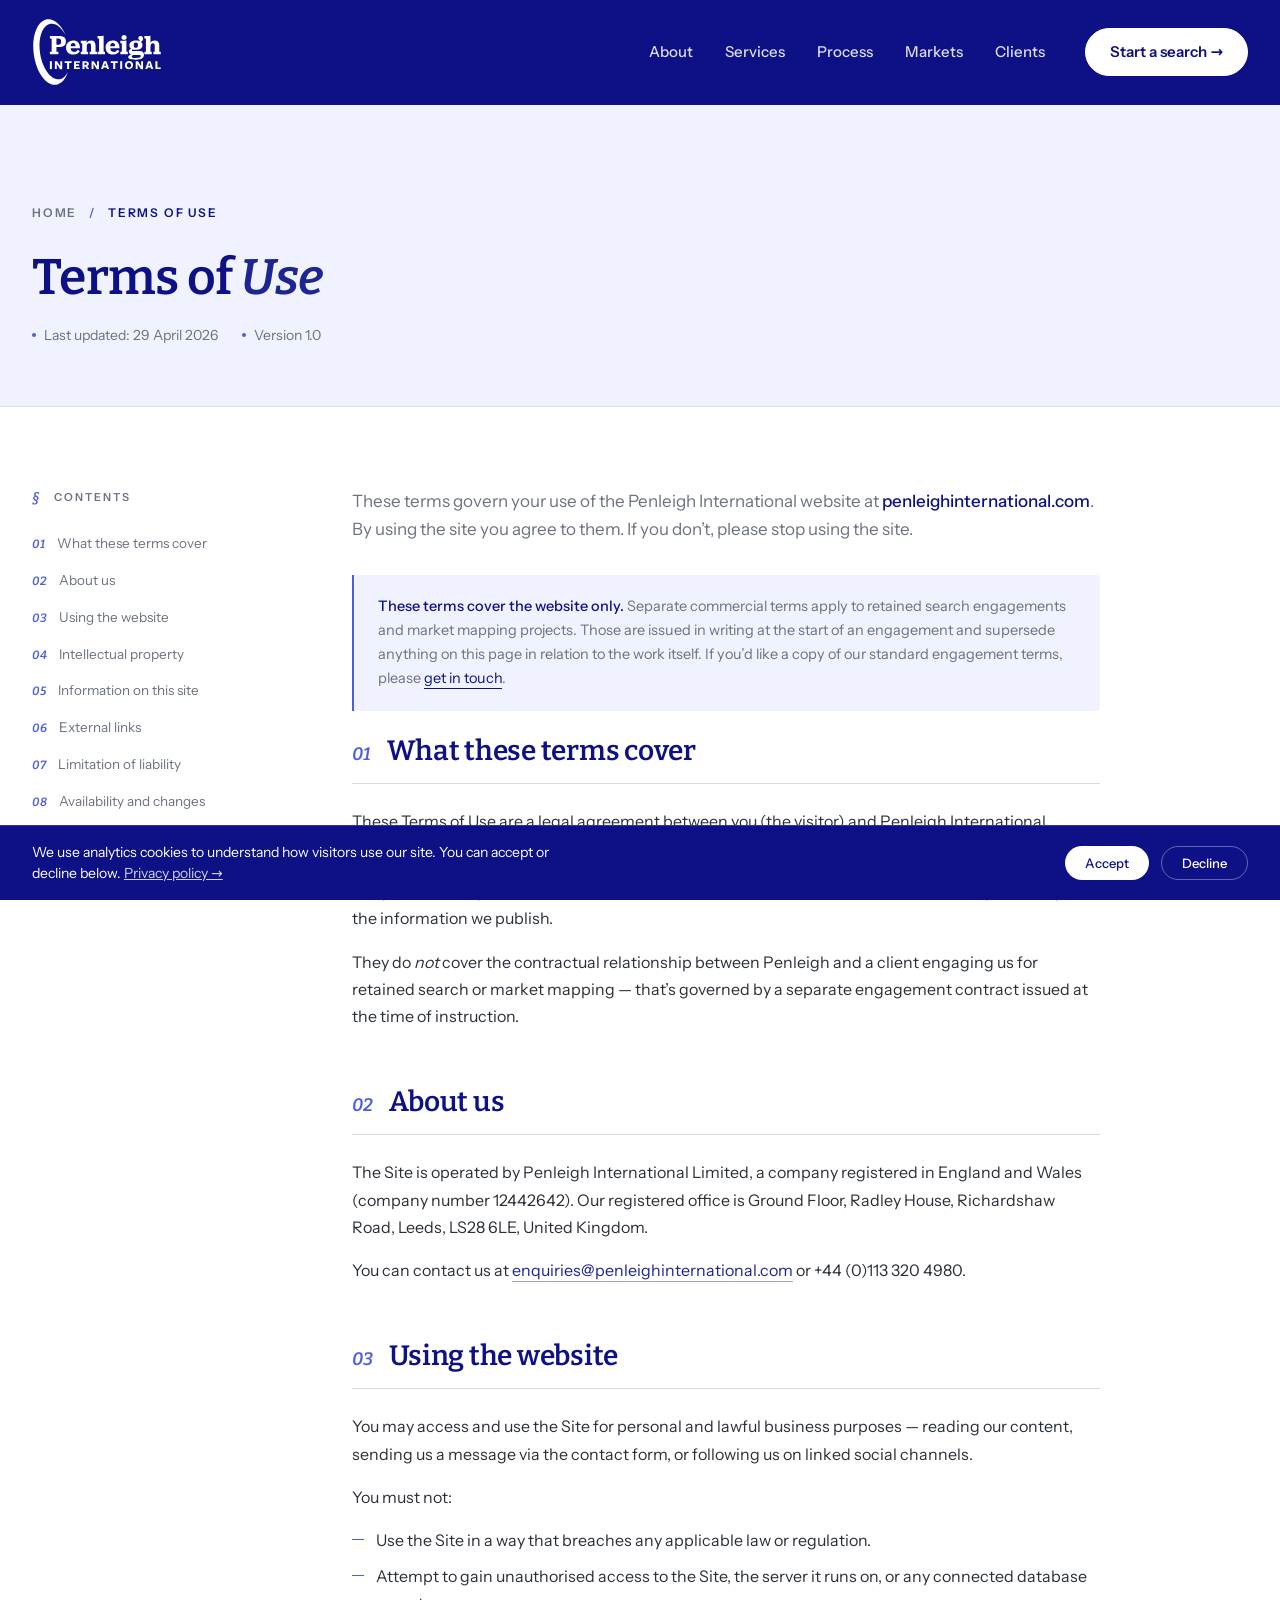
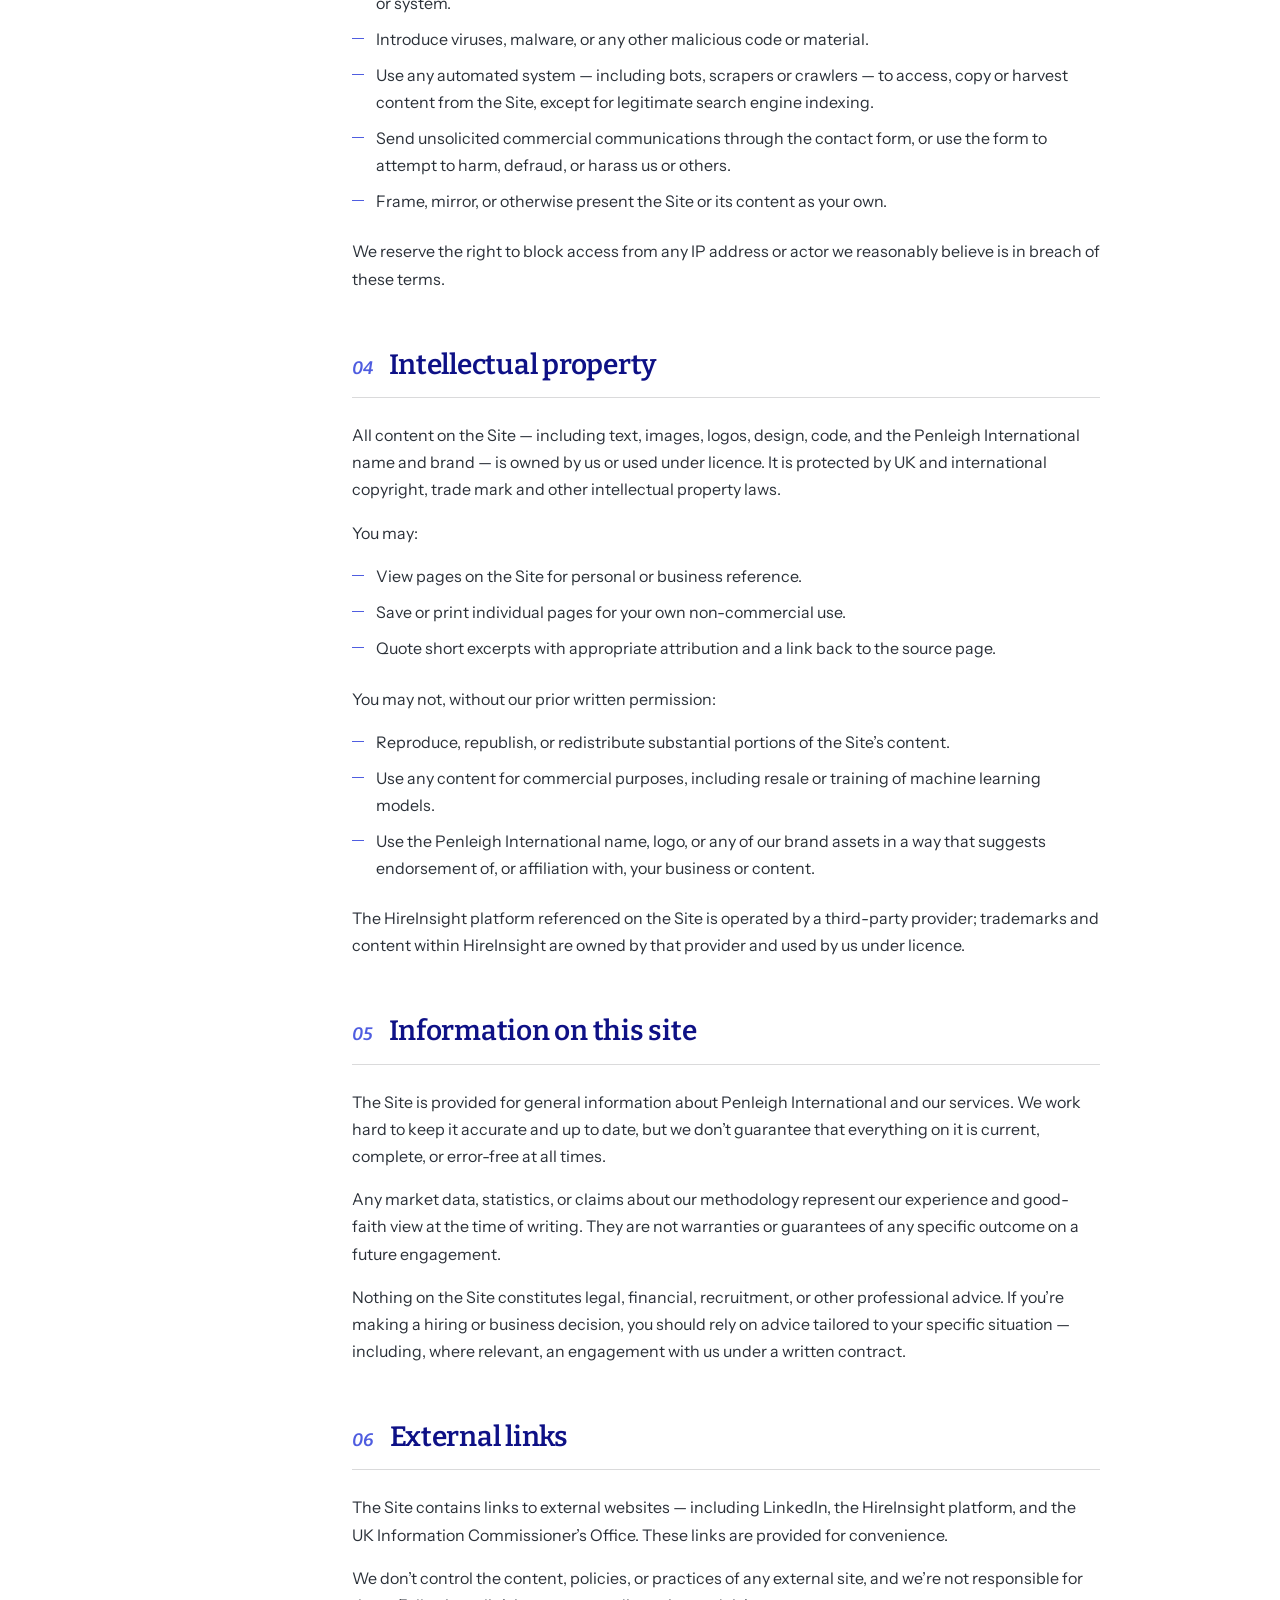
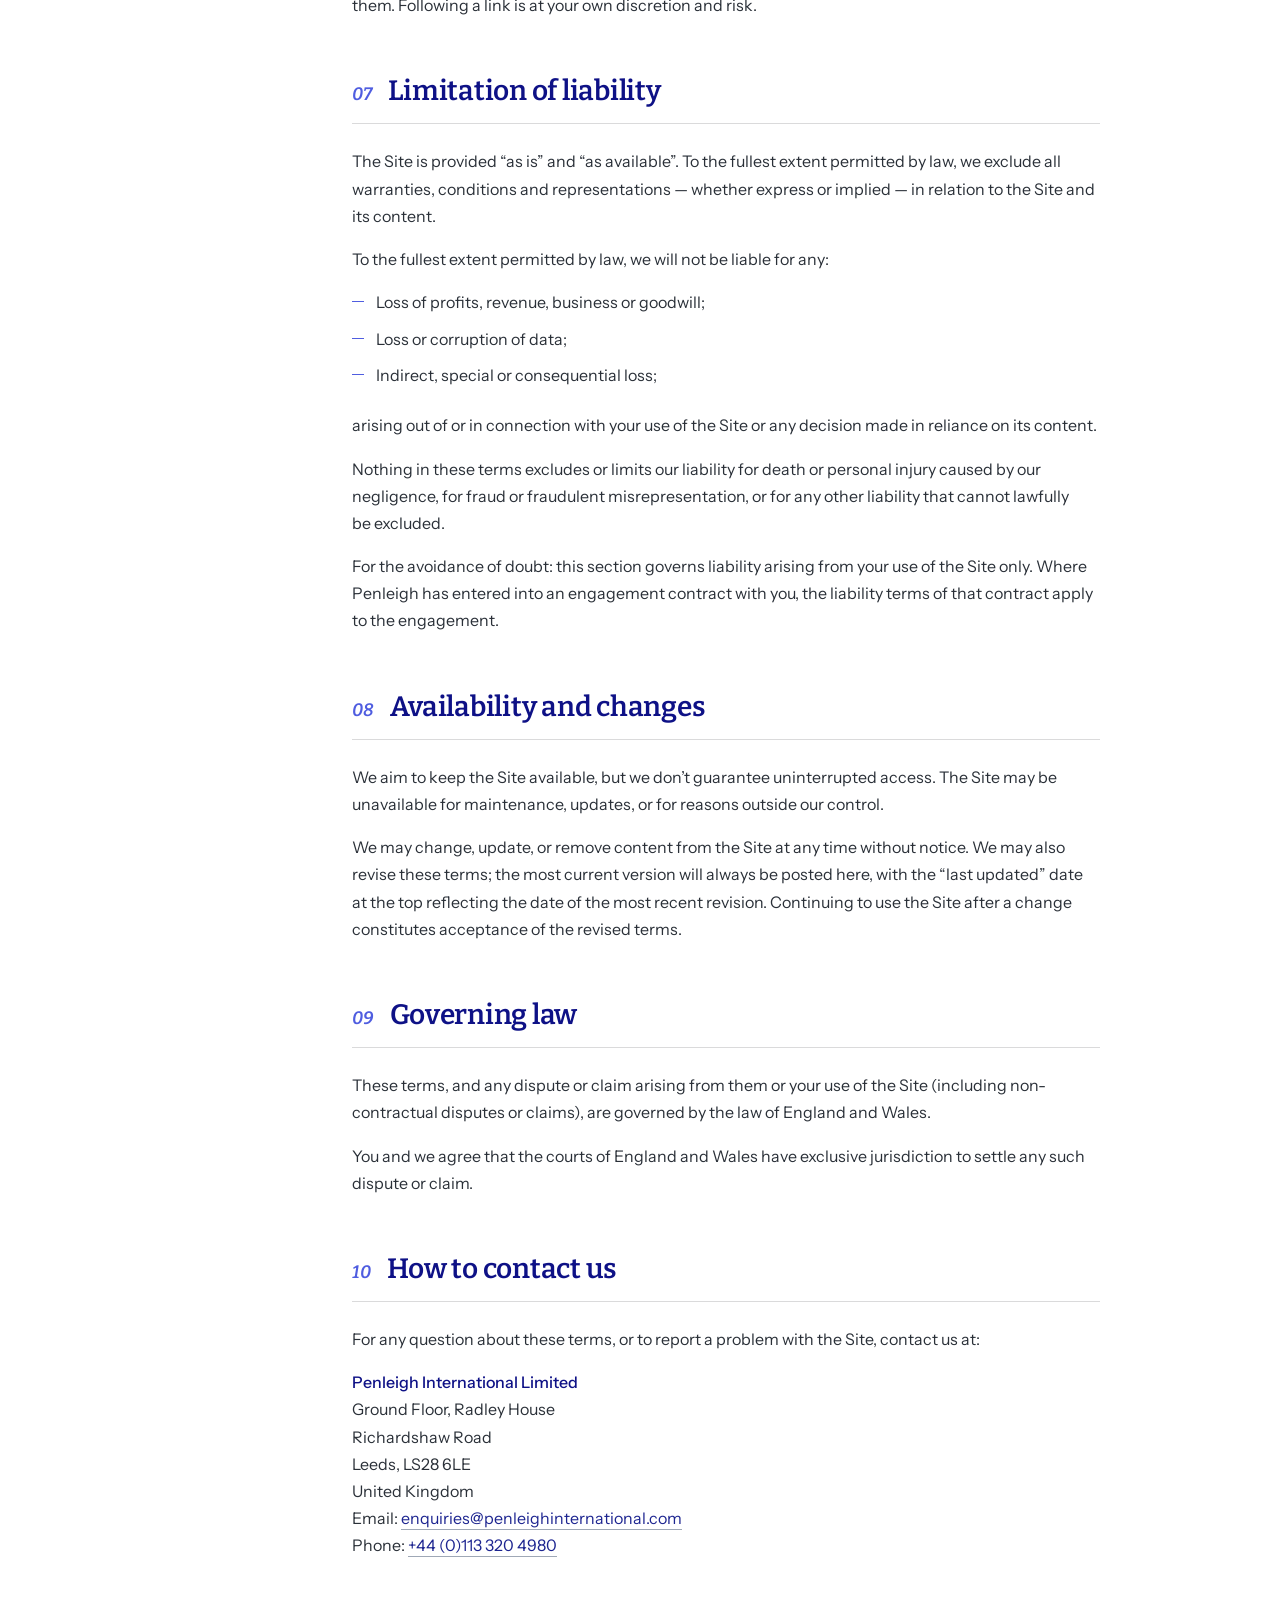
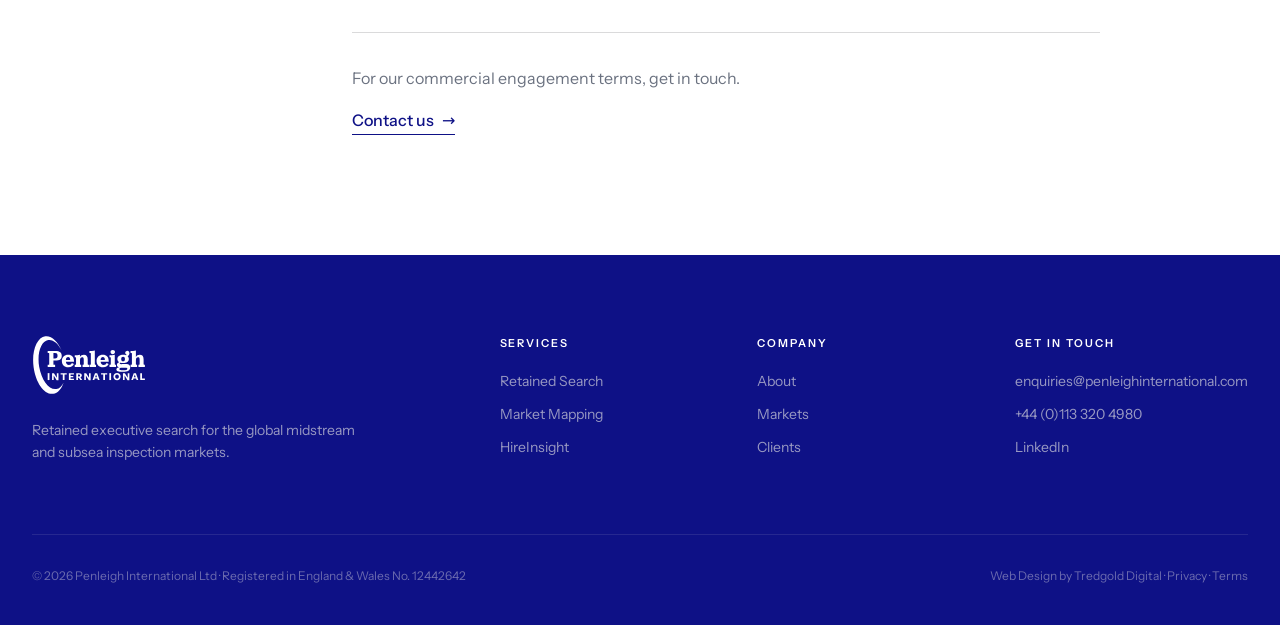
<file: terms.html>
<!DOCTYPE html>
<html lang="en">
<head>
<meta charset="UTF-8" />
<meta name="viewport" content="width=device-width, initial-scale=1.0" />
<title>Terms of Use · Penleigh International</title>
<meta name="description" content="The terms governing your use of the Penleigh International website. Note: separate commercial terms apply to retained search and market mapping engagements." />

<!-- Favicon -->
<link rel="icon" type="image/svg+xml" href="/assets/favicon.svg">
<link rel="icon" type="image/png" sizes="32x32" href="/assets/favicon-32.png">
<link rel="icon" href="/assets/favicon.ico">
<link rel="apple-touch-icon" sizes="180x180" href="/assets/apple-touch-icon.png">
<link rel="manifest" href="/site.webmanifest">
<meta name="theme-color" content="#0e1186">

<!-- Open Graph -->
<meta property="og:type" content="website">
<meta property="og:url" content="https://www.penleighinternational.com/terms">
<meta property="og:title" content="Terms of Use · Penleigh International">
<meta property="og:description" content="The terms governing your use of the Penleigh International website.">
<meta property="og:image" content="https://www.penleighinternational.com/assets/og-image.png">
<meta property="og:image:width" content="1200">
<meta property="og:image:height" content="630">
<meta property="og:site_name" content="Penleigh International">

<meta name="twitter:card" content="summary_large_image">
<meta name="twitter:title" content="Terms of Use · Penleigh International">
<meta name="twitter:description" content="The terms governing your use of the Penleigh International website.">
<meta name="twitter:image" content="https://www.penleighinternational.com/assets/og-image.png">

<link rel="preload" href="/assets/fonts/bitter-latin-600-normal.woff2" as="font" type="font/woff2" crossorigin>
<link rel="preload" href="/assets/fonts/instrument-sans-latin-wght-normal.woff2" as="font" type="font/woff2" crossorigin>
<link rel="stylesheet" href="/assets/fonts/fonts.css">
<style>
  button, input, select, textarea { font-family: inherit; }
  h1, h2, h3, h4 { text-wrap: balance; }
  p { text-wrap: pretty; }
  .nobr { white-space: nowrap; }
  :root {
    --ink: #0e1186;           /* brand blue — replaces black */
    --paper: #ffffff;         /* clean white */
    --paper-warm: #f0f2ff;   /* very light blue tint — replaces cream */
    --navy: #1d2590;          /* brand blue mid */
    --navy-deep: #0e1186;     /* brand blue deep */
    --steel: #6b7280;         /* neutral grey for body text */
    --rule: #1d2590;
    --amber: #4f5de0;         /* light blue accent — replaces amber */
    --amber-soft: #8b96f0;
    --nav-h: 104px;           /* nav bar height (shrinks to 76px on scroll) */
    --nav-logo-h: 68px;
  }
  @media (max-width: 720px) { :root { --nav-h: 76px; --nav-logo-h: 50px; } }
  /* Keep in-page anchor targets clear of the fixed nav */
  [id] { scroll-margin-top: calc(var(--nav-h) + 24px); }
  * { box-sizing: border-box; margin: 0; padding: 0; }
  html { scroll-behavior: smooth; }
  body {
    font-family: var(--font-body);
    color: var(--ink);
    background: var(--paper);
    font-size: 16px;
    line-height: 1.5;
    -webkit-font-smoothing: antialiased;
    overflow-x: hidden;
  }
  a { color: inherit; text-decoration: none; }
  img { max-width: 100%; display: block; }
  .container { width: 100%; max-width: 1280px; margin: 0 auto; padding: 0 32px; }
  @media (max-width: 720px) { .container { padding: 0 20px; } }

  /* NAV */
  nav.top {
    position: fixed; top: 0; left: 0; right: 0; z-index: 100;
    padding: 0;
    background: var(--ink);
    backdrop-filter: blur(12px);
    -webkit-backdrop-filter: blur(12px);
    border-bottom: 1px solid rgba(10, 13, 16, 0.08);
  }
  nav.top .row { display: flex; align-items: center; justify-content: space-between; height: var(--nav-h); transition: height 0.3s ease; }
  .nav-logo { display: flex; align-items: center; gap: 12px; }
  .nav-logo img { height: var(--nav-logo-h); width: auto; transition: height 0.3s ease; }
  /* Compact state, toggled by the scroll listener in the nav script (desktop only) */
  @media (min-width: 721px) { nav.top.scrolled { --nav-h: 76px; --nav-logo-h: 46px; } }
  .nav-links { display: flex; gap: 32px; align-items: center; font-size: 15px; font-weight: 500; }
  .nav-links a:not(.nav-cta) {
    position: relative; padding: 6px 0;
    color: rgba(255,255,255,0.85); transition: color 0.2s;
  }
  /* Underline slides in on hover; stays on the current page's link */
  .nav-links a:not(.nav-cta)::after {
    content: ''; position: absolute; left: 0; right: 0; bottom: 0; height: 2px;
    background: var(--amber-soft); border-radius: 2px;
    transform: scaleX(0); transform-origin: left; transition: transform 0.25s ease;
  }
  .nav-links a:not(.nav-cta):hover, .nav-links a.active:not(.nav-cta) { color: var(--paper); }
  .nav-links a:not(.nav-cta):hover::after, .nav-links a.active:not(.nav-cta)::after { transform: scaleX(1); }
  /* Primary CTA: the only solid white shape in the bar */
  .nav-cta {
    margin-left: 8px;
    background: var(--paper); color: var(--ink);
    border: 1px solid var(--paper);
    padding: 12px 24px;
    border-radius: 999px;
    font-weight: 600;
    transition: background 0.2s, color 0.2s, border-color 0.2s, transform 0.2s;
  }
  .nav-cta:hover { background: var(--amber); border-color: var(--amber); color: var(--paper); transform: translateY(-1px); }
  .nav-hamburger { display: none; }
  @media (max-width: 720px) {
    .nav-links { display: none; }
    .nav-hamburger {
      display: flex; flex-direction: column; justify-content: center; gap: 5px;
      background: none; border: none; cursor: pointer; padding: 4px;
    }
    .nav-hamburger span {
      display: block; width: 22px; height: 2px;
      background: var(--paper); border-radius: 2px;
      transition: transform 0.2s, opacity 0.2s;
    }
    .nav-hamburger.open span:nth-child(1) { transform: translateY(7px) rotate(45deg); }
    .nav-hamburger.open span:nth-child(2) { opacity: 0; }
    .nav-hamburger.open span:nth-child(3) { transform: translateY(-7px) rotate(-45deg); }
    .nav-mobile-menu {
      display: none; flex-direction: column;
      position: fixed; top: var(--nav-h); left: 0; right: 0; z-index: 99;
      background: var(--ink); border-top: 1px solid rgba(255,255,255,0.1);
      padding: 8px 24px 24px;
    }
    .nav-mobile-menu.open { display: flex; }
    .nav-mobile-menu a {
      color: var(--paper); opacity: 0.85; padding: 14px 0;
      font-size: 16px; font-weight: 500; text-decoration: none;
      border-bottom: 1px solid rgba(255,255,255,0.08);
      transition: opacity 0.2s;
    }
    .nav-mobile-menu a:last-child { border-bottom: none; margin-top: 20px; }
    .nav-mobile-menu a:hover { opacity: 1; }
    .nav-mobile-menu .nav-cta {
      display: block; text-align: center; opacity: 1;
      margin-left: 0;
      background: var(--paper); color: var(--ink);
      border: 1px solid var(--paper);
      padding: 14px 20px; font-weight: 600;
    }
    .nav-mobile-menu .nav-cta:hover { background: var(--amber); border-color: var(--amber); color: var(--paper); }
  }

  .page-hero {
    background: var(--paper-warm);
    color: var(--ink);
    padding: calc(var(--nav-h) + 76px) 0 60px;
    border-bottom: 1px solid rgba(10,13,16,0.08);
  }
  .breadcrumb {
    font-size: 12px;
    letter-spacing: 0.15em;
    text-transform: uppercase;
    color: var(--steel);
    margin-bottom: 28px;
    display: flex;
    gap: 12px;
    align-items: center;
    font-weight: 600;
  }
  .breadcrumb a:hover { color: var(--ink); }
  .breadcrumb .sep { color: var(--amber); }
  .page-hero h1 {
    font-family: var(--font-heading);
    font-weight: 600;
    font-size: clamp(31.3px, 3.9vw, 52.2px);
    line-height: 1.1;
    letter-spacing: -0.015em;
    margin-bottom: 20px;
  }
  .page-hero h1 em { font-style: italic; color: var(--navy); }
  .page-hero .meta {
    font-size: 14px;
    color: var(--steel);
    display: flex;
    gap: 24px;
    flex-wrap: wrap;
  }
  .page-hero .meta span { display: inline-flex; align-items: center; gap: 8px; }
  .page-hero .meta .dot { width: 4px; height: 4px; border-radius: 50%; background: var(--amber); }

  .doc { padding: 80px 0 120px; }
  .doc-grid {
    display: grid;
    grid-template-columns: 240px 1fr;
    gap: 80px;
    align-items: start;
  }
  @media (max-width: 960px) {
    .doc-grid { grid-template-columns: 1fr; gap: 32px; }
  }

  .toc {
    position: sticky;
    top: 100px;
    align-self: start;
  }
  @media (max-width: 960px) {
    .toc { position: static; padding: 24px; background: var(--paper-warm); border-radius: 4px; }
  }
  .toc h6 {
    font-family: var(--font-body);
    font-size: 11px;
    font-weight: 600;
    letter-spacing: 0.18em;
    text-transform: uppercase;
    color: var(--steel);
    margin-bottom: 20px;
    display: flex;
    align-items: center;
    gap: 12px;
  }
  .toc h6 .num {
    font-family: var(--font-heading);
    font-style: italic;
    font-size: 14px;
    color: var(--amber);
    font-weight: 600;
  }
  .toc ol { list-style: none; counter-reset: section; }
  .toc li {
    counter-increment: section;
    margin-bottom: 6px;
    line-height: 1.4;
  }
  .toc a {
    display: flex;
    gap: 12px;
    padding: 6px 0;
    font-size: 13.5px;
    color: var(--steel);
    transition: color 0.2s;
    align-items: baseline;
  }
  .toc a::before {
    content: counter(section, decimal-leading-zero);
    font-family: var(--font-heading);
    font-style: italic;
    font-size: 12px;
    color: var(--amber);
    flex-shrink: 0;
    font-weight: 600;
  }
  .toc a:hover, .toc a.active { color: var(--ink); }

  .doc-body { max-width: 68ch; }
  .doc-body section { padding: 0; margin-bottom: 56px; scroll-margin-top: calc(var(--nav-h) + 24px); }
  .doc-body h2 {
    font-family: var(--font-heading);
    font-weight: 600;
    font-size: 28px;
    line-height: 1.15;
    letter-spacing: -0.009em;
    margin-bottom: 24px;
    padding-bottom: 16px;
    border-bottom: 1px solid rgba(10,13,16,0.15);
    display: flex;
    align-items: baseline;
    gap: 16px;
  }
  .doc-body h2 .num {
    font-family: var(--font-heading);
    font-style: italic;
    font-weight: 600;
    font-size: 18px;
    color: var(--amber);
  }
  .doc-body h3 {
    font-family: var(--font-heading);
    font-weight: 600;
    font-size: 18px;
    margin-top: 28px;
    margin-bottom: 14px;
    letter-spacing: -0.006em;
  }
  .doc-body p {
    color: #2a3038;
    font-size: 16px;
    line-height: 1.7;
    margin-bottom: 16px;
  }
  .doc-body p strong { color: var(--ink); font-weight: 500; }
  .doc-body ul {
    list-style: none;
    margin: 16px 0 24px;
  }
  .doc-body ul li {
    color: #2a3038;
    font-size: 16px;
    line-height: 1.65;
    padding-left: 24px;
    margin-bottom: 10px;
    position: relative;
  }
  .doc-body ul li::before {
    content: '';
    position: absolute;
    left: 0; top: 12px;
    width: 12px; height: 1px;
    background: var(--amber);
  }
  .doc-body a {
    color: var(--navy);
    border-bottom: 1px solid rgba(17,38,74,0.4);
    padding-bottom: 1px;
    transition: border-color 0.2s;
  }
  .doc-body a:hover { border-color: var(--navy); }

  .doc-aside {
    background: var(--paper-warm);
    border-left: 2px solid var(--amber);
    padding: 20px 24px;
    margin: 24px 0;
    border-radius: 0 4px 4px 0;
  }
  .doc-aside p { font-size: 14.5px; line-height: 1.65; color: var(--steel); margin-bottom: 0; }
  .doc-aside p strong { color: var(--ink); }

  .doc-end {
    margin-top: 72px;
    padding-top: 32px;
    border-top: 1px solid rgba(10,13,16,0.15);
  }
  .doc-end p { color: var(--steel); margin-bottom: 8px; }
  .doc-end a {
    display: inline-flex;
    align-items: center;
    gap: 8px;
    margin-top: 8px;
    font-weight: 500;
    color: var(--ink);
    border-bottom: 1px solid var(--ink);
    padding-bottom: 2px;
  }

  /* FOOTER */
  footer { background: var(--ink); color: rgba(244,241,234,0.6); padding: 80px 0 40px; }
  .footer-grid { display: grid; grid-template-columns: 2fr 1fr 1fr 1fr; gap: 48px; margin-bottom: 64px; }
  @media (max-width: 720px) { .footer-grid { grid-template-columns: 1fr 1fr; gap: 36px; } }
  .footer-brand img { height: 60px; width: auto; margin-bottom: 24px; }
  .footer-brand p { font-size: 14px; line-height: 1.6; max-width: 38ch; }
  .footer-col h6 {
    font-family: var(--font-body); font-size: 11px; letter-spacing: 0.18em; text-transform: uppercase;
    color: var(--paper); margin-bottom: 20px; font-weight: 600;
  }
  .footer-col ul { list-style: none; }
  .footer-col li { margin-bottom: 12px; font-size: 14px; }
  .footer-col a:hover { color: var(--paper); }
  .footer-bottom {
    border-top: 1px solid rgba(244,241,234,0.1);
    padding-top: 32px; display: flex; justify-content: space-between; flex-wrap: wrap;
    gap: 16px; font-size: 12px; color: rgba(244,241,234,0.4);
  }

  /* COOKIE BANNER */
  .cookie-banner {
    position: fixed; bottom: 0; left: 0; right: 0; z-index: 1000;
    background: var(--ink); color: var(--paper);
    padding: 16px 32px; display: flex; align-items: center;
    justify-content: space-between; gap: 24px;
    border-top: 1px solid rgba(255,255,255,0.15);
    font-size: 14px; line-height: 1.5;
  }
  .cookie-banner.hidden { display: none; }
  .cookie-banner p { max-width: 60ch; }
  .cookie-banner a { text-decoration: underline; opacity: 0.8; }
  .cookie-banner a:hover { opacity: 1; }
  .cookie-actions { display: flex; gap: 12px; flex-shrink: 0; }
  .cookie-btn {
    padding: 8px 20px; border-radius: 999px; font-size: 13px; font-weight: 500;
    cursor: pointer; transition: all 0.2s; font-family: var(--font-body);
  }
  .cookie-btn-accept { background: var(--paper); color: var(--ink); border: none; }
  .cookie-btn-accept:hover { opacity: 0.9; }
  .cookie-btn-decline { background: transparent; color: var(--paper); border: 1px solid rgba(255,255,255,0.35); }
  .cookie-btn-decline:hover { border-color: var(--paper); }
  @media (max-width: 720px) {
    .cookie-banner { flex-direction: column; align-items: flex-start; padding: 20px; gap: 16px; }
  }
</style>
</head>
<body>

<nav class="top">
  <div class="container row">
    <a href="/" class="nav-logo">
      <img src="/assets/brand/penleigh-primary-white.svg" alt="Penleigh International" />
    </a>
    <div class="nav-links">
      <a href="/about.html">About</a>
      <a href="/retained-search.html">Services</a>
      <a href="/#process">Process</a>
      <a href="/#markets">Markets</a>
      <a href="/#clients">Clients</a>
      <a href="/contact.html" class="nav-cta">Start a search →</a>
    </div>
    <button class="nav-hamburger" aria-label="Open menu" aria-expanded="false">
      <span></span><span></span><span></span>
    </button>
  </div>
</nav>
<div class="nav-mobile-menu" aria-hidden="true">
  <a href="/about.html">About</a>
  <a href="/retained-search.html">Services</a>
  <a href="/#process">Process</a>
  <a href="/#markets">Markets</a>
  <a href="/#clients">Clients</a>
  <a href="/contact.html" class="nav-cta">Start a search →</a>
</div>

<section class="page-hero">
  <div class="container">
    <div class="breadcrumb">
      <a href="/">Home</a>
      <span class="sep">/</span>
      <span style="color: var(--ink);">Terms of Use</span>
    </div>
    <h1>Terms of <em>Use</em></h1>
    <div class="meta">
      <span><span class="dot"></span>Last updated: 29 April 2026</span>
      <span><span class="dot"></span>Version 1.0</span>
    </div>
  </div>
</section>

<section class="doc">
  <div class="container">
    <div class="doc-grid">

      <aside class="toc">
        <h6><span class="num">§</span> Contents</h6>
        <ol>
          <li><a href="#scope">What these terms cover</a></li>
          <li><a href="#about-us">About us</a></li>
          <li><a href="#use">Using the website</a></li>
          <li><a href="#ip">Intellectual property</a></li>
          <li><a href="#information">Information on this site</a></li>
          <li><a href="#external-links">External links</a></li>
          <li><a href="#liability">Limitation of liability</a></li>
          <li><a href="#availability">Availability and changes</a></li>
          <li><a href="#governing-law">Governing law</a></li>
          <li><a href="#contact">How to contact us</a></li>
        </ol>
      </aside>

      <article class="doc-body">

        <p style="font-size: 17px; line-height: 1.65; color: var(--steel); margin-bottom: 32px;">These terms govern your use of the Penleigh International website at <strong>penleighinternational.com</strong>. By using the site you agree to them. If you don&rsquo;t, please stop using the site.</p>

        <div class="doc-aside">
          <p><strong>These terms cover the website only.</strong> Separate commercial terms apply to retained search engagements and market mapping projects. Those are issued in writing at the start of an engagement and supersede anything on this page in relation to the work itself. If you&rsquo;d like a copy of our standard engagement terms, please <a href="/contact" style="color: var(--ink); border-bottom: 1px solid var(--ink); padding-bottom: 1px;">get in touch</a>.</p>
        </div>

        <section id="scope">
          <h2><span class="num">01</span> What these terms cover</h2>
          <p>These Terms of Use are a legal agreement between you (the visitor) and Penleigh International Limited (&ldquo;Penleigh&rdquo;, &ldquo;we&rdquo;, &ldquo;us&rdquo;) governing your use of penleighinternational.com (the &ldquo;Site&rdquo;).</p>
          <p>They cover what you can do on the Site, who owns the content, and the limits of our responsibility for the information we publish.</p>
          <p>They do <em>not</em> cover the contractual relationship between Penleigh and a client engaging us for retained search or market mapping &mdash; that&rsquo;s governed by a separate engagement contract issued at the time of instruction.</p>
        </section>

        <section id="about-us">
          <h2><span class="num">02</span> About us</h2>
          <p>The Site is operated by Penleigh International Limited, a company registered in England and Wales (company number 12442642). Our registered office is Ground Floor, Radley House, Richardshaw Road, Leeds, LS28 6LE, United Kingdom.</p>
          <p>You can contact us at <a href="mailto:enquiries@penleighinternational.com">enquiries@penleighinternational.com</a> or +44 (0)113 320 4980.</p>
        </section>

        <section id="use">
          <h2><span class="num">03</span> Using the website</h2>
          <p>You may access and use the Site for personal and lawful business purposes &mdash; reading our content, sending us a message via the contact form, or following us on linked social channels.</p>
          <p>You must not:</p>
          <ul>
            <li>Use the Site in a way that breaches any applicable law or regulation.</li>
            <li>Attempt to gain unauthorised access to the Site, the server it runs on, or any connected database or system.</li>
            <li>Introduce viruses, malware, or any other malicious code or material.</li>
            <li>Use any automated system &mdash; including bots, scrapers or crawlers &mdash; to access, copy or harvest content from the Site, except for legitimate search engine indexing.</li>
            <li>Send unsolicited commercial communications through the contact form, or use the form to attempt to harm, defraud, or harass us or others.</li>
            <li>Frame, mirror, or otherwise present the Site or its content as your own.</li>
          </ul>
          <p>We reserve the right to block access from any IP address or actor we reasonably believe is in breach of these terms.</p>
        </section>

        <section id="ip">
          <h2><span class="num">04</span> Intellectual property</h2>
          <p>All content on the Site &mdash; including text, images, logos, design, code, and the Penleigh International name and brand &mdash; is owned by us or used under licence. It is protected by UK and international copyright, trade mark and other intellectual property laws.</p>
          <p>You may:</p>
          <ul>
            <li>View pages on the Site for personal or business reference.</li>
            <li>Save or print individual pages for your own non-commercial use.</li>
            <li>Quote short excerpts with appropriate attribution and a link back to the source page.</li>
          </ul>
          <p>You may not, without our prior written permission:</p>
          <ul>
            <li>Reproduce, republish, or redistribute substantial portions of the Site&rsquo;s content.</li>
            <li>Use any content for commercial purposes, including resale or training of machine learning models.</li>
            <li>Use the Penleigh International name, logo, or any of our brand assets in a way that suggests endorsement of, or affiliation with, your business or content.</li>
          </ul>
          <p>The HireInsight platform referenced on the Site is operated by a third-party provider; trademarks and content within HireInsight are owned by that provider and used by us under licence.</p>
        </section>

        <section id="information">
          <h2><span class="num">05</span> Information on this site</h2>
          <p>The Site is provided for general information about Penleigh International and our services. We work hard to keep it accurate and up to date, but we don&rsquo;t guarantee that everything on it is current, complete, or error-free at all times.</p>
          <p>Any market data, statistics, or claims about our methodology represent our experience and good-faith view at the time of writing. They are not warranties or guarantees of any specific outcome on a future engagement.</p>
          <p>Nothing on the Site constitutes legal, financial, recruitment, or other professional advice. If you&rsquo;re making a hiring or business decision, you should rely on advice tailored to your specific situation &mdash; including, where relevant, an engagement with us under a written contract.</p>
        </section>

        <section id="external-links">
          <h2><span class="num">06</span> External links</h2>
          <p>The Site contains links to external websites &mdash; including LinkedIn, the HireInsight platform, and the UK Information Commissioner&rsquo;s Office. These links are provided for convenience.</p>
          <p>We don&rsquo;t control the content, policies, or practices of any external site, and we&rsquo;re not responsible for them. Following a link is at your own discretion and risk.</p>
        </section>

        <section id="liability">
          <h2><span class="num">07</span> Limitation of liability</h2>
          <p>The Site is provided &ldquo;as is&rdquo; and &ldquo;as available&rdquo;. To the fullest extent permitted by law, we exclude all warranties, conditions and representations &mdash; whether express or implied &mdash; in relation to the Site and its content.</p>
          <p>To the fullest extent permitted by law, we will not be liable for any:</p>
          <ul>
            <li>Loss of profits, revenue, business or goodwill;</li>
            <li>Loss or corruption of data;</li>
            <li>Indirect, special or consequential loss;</li>
          </ul>
          <p>arising out of or in connection with your use of the Site or any decision made in reliance on its content.</p>
          <p>Nothing in these terms excludes or limits our liability for death or personal injury caused by our negligence, for fraud or fraudulent misrepresentation, or for any other liability that cannot lawfully be excluded.</p>
          <p>For the avoidance of doubt: this section governs liability arising from your use of the Site only. Where Penleigh has entered into an engagement contract with you, the liability terms of that contract apply to the engagement.</p>
        </section>

        <section id="availability">
          <h2><span class="num">08</span> Availability and changes</h2>
          <p>We aim to keep the Site available, but we don&rsquo;t guarantee uninterrupted access. The Site may be unavailable for maintenance, updates, or for reasons outside our control.</p>
          <p>We may change, update, or remove content from the Site at any time without notice. We may also revise these terms; the most current version will always be posted here, with the &ldquo;last updated&rdquo; date at the top reflecting the date of the most recent revision. Continuing to use the Site after a change constitutes acceptance of the revised terms.</p>
        </section>

        <section id="governing-law">
          <h2><span class="num">09</span> Governing law</h2>
          <p>These terms, and any dispute or claim arising from them or your use of the Site (including non-contractual disputes or claims), are governed by the law of England and Wales.</p>
          <p>You and we agree that the courts of England and Wales have exclusive jurisdiction to settle any such dispute or claim.</p>
        </section>

        <section id="contact">
          <h2><span class="num">10</span> How to contact us</h2>
          <p>For any question about these terms, or to report a problem with the Site, contact us at:</p>
          <p style="margin-top: 8px;">
            <strong>Penleigh International Limited</strong><br/>
            Ground Floor, Radley House<br/>
            Richardshaw Road<br/>
            Leeds, LS28 6LE<br/>
            United Kingdom<br/>
            Email: <a href="mailto:enquiries@penleighinternational.com">enquiries@penleighinternational.com</a><br/>
            Phone: <a href="tel:+441133204980">+44 (0)113 320 4980</a>
          </p>
        </section>

        <div class="doc-end">
          <p>For our commercial engagement terms, get in touch.</p>
          <a href="/contact">Contact us <span>→</span></a>
        </div>

      </article>
    </div>
  </div>
</section>

<footer>
  <div class="container">
    <div class="footer-grid">
      <div class="footer-brand">
        <img src="/assets/brand/penleigh-primary-white.svg" alt="Penleigh International" />
        <p>Retained executive search for the global midstream and subsea inspection markets.</p>
      </div>
      <div class="footer-col">
        <h6>Services</h6>
        <ul>
          <li><a href="/retained-search">Retained Search</a></li>
          <li><a href="/market-mapping">Market Mapping</a></li>
          <li><a href="https://penleigh.hireinsight.io/" target="_blank" rel="noopener">HireInsight</a></li>
        </ul>
      </div>
      <div class="footer-col">
        <h6>Company</h6>
        <ul>
          <li><a href="/about">About</a></li>
          <li><a href="/#markets">Markets</a></li>
          <li><a href="/#clients">Clients</a></li>
        </ul>
      </div>
      <div class="footer-col">
        <h6>Get in touch</h6>
        <ul>
          <li><a href="mailto:enquiries@penleighinternational.com">enquiries@penleighinternational.com</a></li>
          <li><a href="tel:+441133204980">+44 (0)113 320 4980</a></li>
          <li><a href="https://uk.linkedin.com/company/penleighinternational" target="_blank" rel="noopener">LinkedIn</a></li>
        </ul>
      </div>
    </div>
    <div class="footer-bottom">
      <span>© <script>document.write(new Date().getFullYear())</script> Penleigh International Ltd · Registered in England &amp; Wales No. 12442642</span>
      <span>Web Design by <a href="https://tredgolddigital.com/">Tredgold Digital</a> · <a href="/privacy.html">Privacy</a> · <a href="/terms.html">Terms</a></span>
    </div>
  </div>
</footer>

<script>
  const sections = document.querySelectorAll('.doc-body section[id]');
  const tocLinks = document.querySelectorAll('.toc a');
  const linkMap = {};
  tocLinks.forEach(l => { linkMap[l.getAttribute('href').slice(1)] = l; });

  const obs = new IntersectionObserver((entries) => {
    entries.forEach(e => {
      if (e.isIntersecting) {
        tocLinks.forEach(l => l.classList.remove('active'));
        if (linkMap[e.target.id]) linkMap[e.target.id].classList.add('active');
      }
    });
  }, { rootMargin: '-100px 0px -60% 0px', threshold: 0 });
  sections.forEach(s => obs.observe(s));
</script>

<script>
  const hamburger = document.querySelector('.nav-hamburger');
  const mobileMenu = document.querySelector('.nav-mobile-menu');
  const navTop = document.querySelector('nav.top');
  const onNavScroll = () => navTop.classList.toggle('scrolled', window.scrollY > 80);
  onNavScroll();
  window.addEventListener('scroll', onNavScroll, { passive: true });
  hamburger.addEventListener('click', () => {
    const open = mobileMenu.classList.toggle('open');
    hamburger.classList.toggle('open', open);
    hamburger.setAttribute('aria-expanded', open);
    mobileMenu.setAttribute('aria-hidden', !open);
  });
  mobileMenu.querySelectorAll('a').forEach(a => {
    a.addEventListener('click', () => {
      mobileMenu.classList.remove('open');
      hamburger.classList.remove('open');
      hamburger.setAttribute('aria-expanded', false);
      mobileMenu.setAttribute('aria-hidden', true);
    });
  });
</script>
<div id="cookie-banner" class="cookie-banner" role="alertdialog" aria-label="Cookie consent">
  <p>We use analytics cookies to understand how visitors use our site. You can accept or decline below. <a href="/privacy.html">Privacy policy →</a></p>
  <div class="cookie-actions">
    <button id="cookie-accept" class="cookie-btn cookie-btn-accept">Accept</button>
    <button id="cookie-decline" class="cookie-btn cookie-btn-decline">Decline</button>
  </div>
</div>
<script>
  (function() {
    const KEY = 'pi_cookie_consent';
    const banner = document.getElementById('cookie-banner');
    const stored = localStorage.getItem(KEY);
    function loadGtag() {
      var s = document.createElement('script');
      s.async = true; s.src = 'https://www.googletagmanager.com/gtag/js?id=G-S7HWTWMBGB';
      document.head.appendChild(s);
      window.dataLayer = window.dataLayer || [];
      function gtag(){dataLayer.push(arguments);} window.gtag = gtag;
      gtag('js', new Date()); gtag('config', 'G-S7HWTWMBGB');
    }
    if (stored === 'accepted') { loadGtag(); banner.classList.add('hidden'); }
    else if (stored === 'declined') { banner.classList.add('hidden'); }
    document.getElementById('cookie-accept').addEventListener('click', function() {
      localStorage.setItem(KEY, 'accepted'); banner.classList.add('hidden'); loadGtag();
    });
    document.getElementById('cookie-decline').addEventListener('click', function() {
      localStorage.setItem(KEY, 'declined'); banner.classList.add('hidden');
    });
  })();
</script>
</body>
</html>
</file>
<file: assets/fonts/fonts.css>
/*
 * Penleigh typography.
 * Bitter and Instrument Sans are free stand-ins (SIL OFL, see OFL-*.txt) for the
 * licensed logo fonts. To switch to Jubilat / Freight Sans, add their @font-face
 * rules and change the two variables in :root below.
 */
@font-face {
  font-family: 'Bitter';
  font-style: normal;
  font-weight: 600;
  font-display: swap;
  src: url(/assets/fonts/bitter-latin-600-normal.woff2) format('woff2');
}
@font-face {
  font-family: 'Bitter';
  font-style: italic;
  font-weight: 600;
  font-display: swap;
  src: url(/assets/fonts/bitter-latin-600-italic.woff2) format('woff2');
}
@font-face {
  font-family: 'Instrument Sans';
  font-style: normal;
  font-weight: 400 700;
  font-display: swap;
  src: url(/assets/fonts/instrument-sans-latin-wght-normal.woff2) format('woff2');
}

:root {
  --font-heading: 'Bitter', Georgia, serif;
  --font-body: 'Instrument Sans', system-ui, -apple-system, 'Segoe UI', sans-serif;
}
</file>
